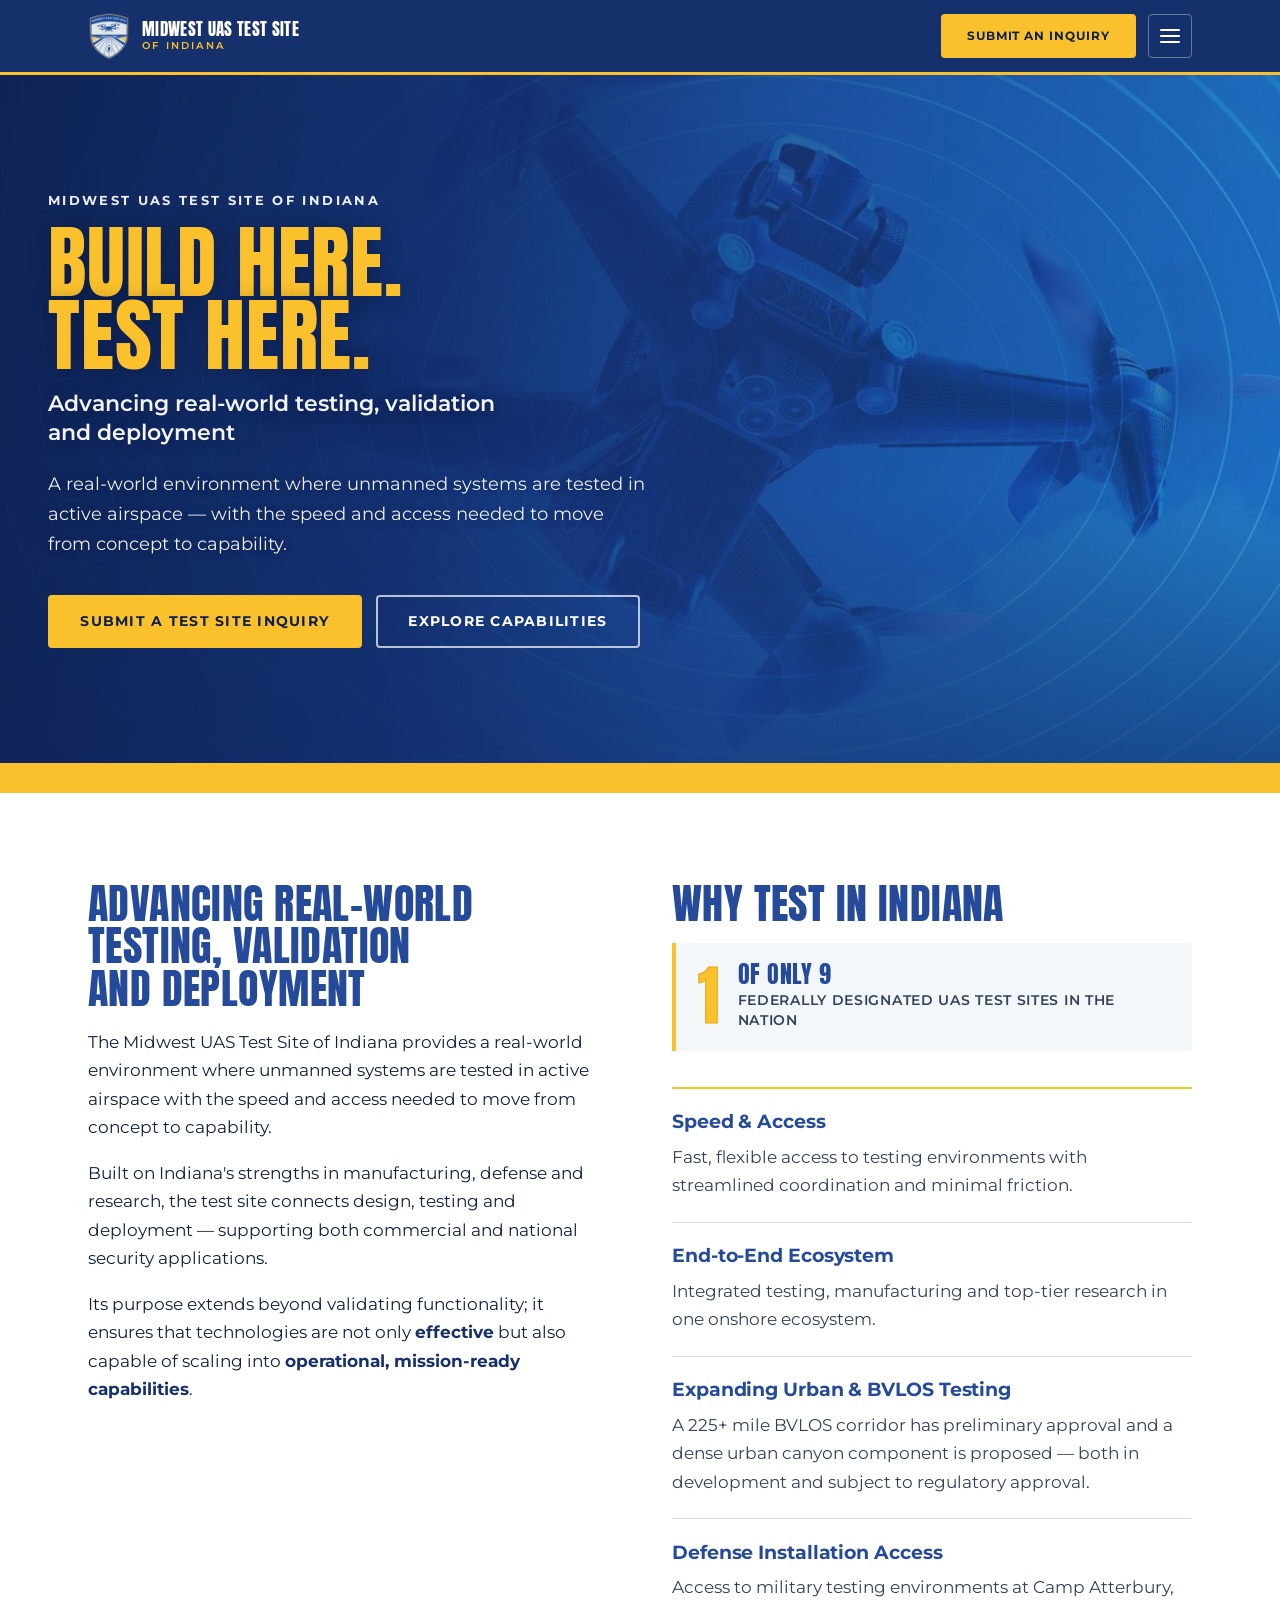
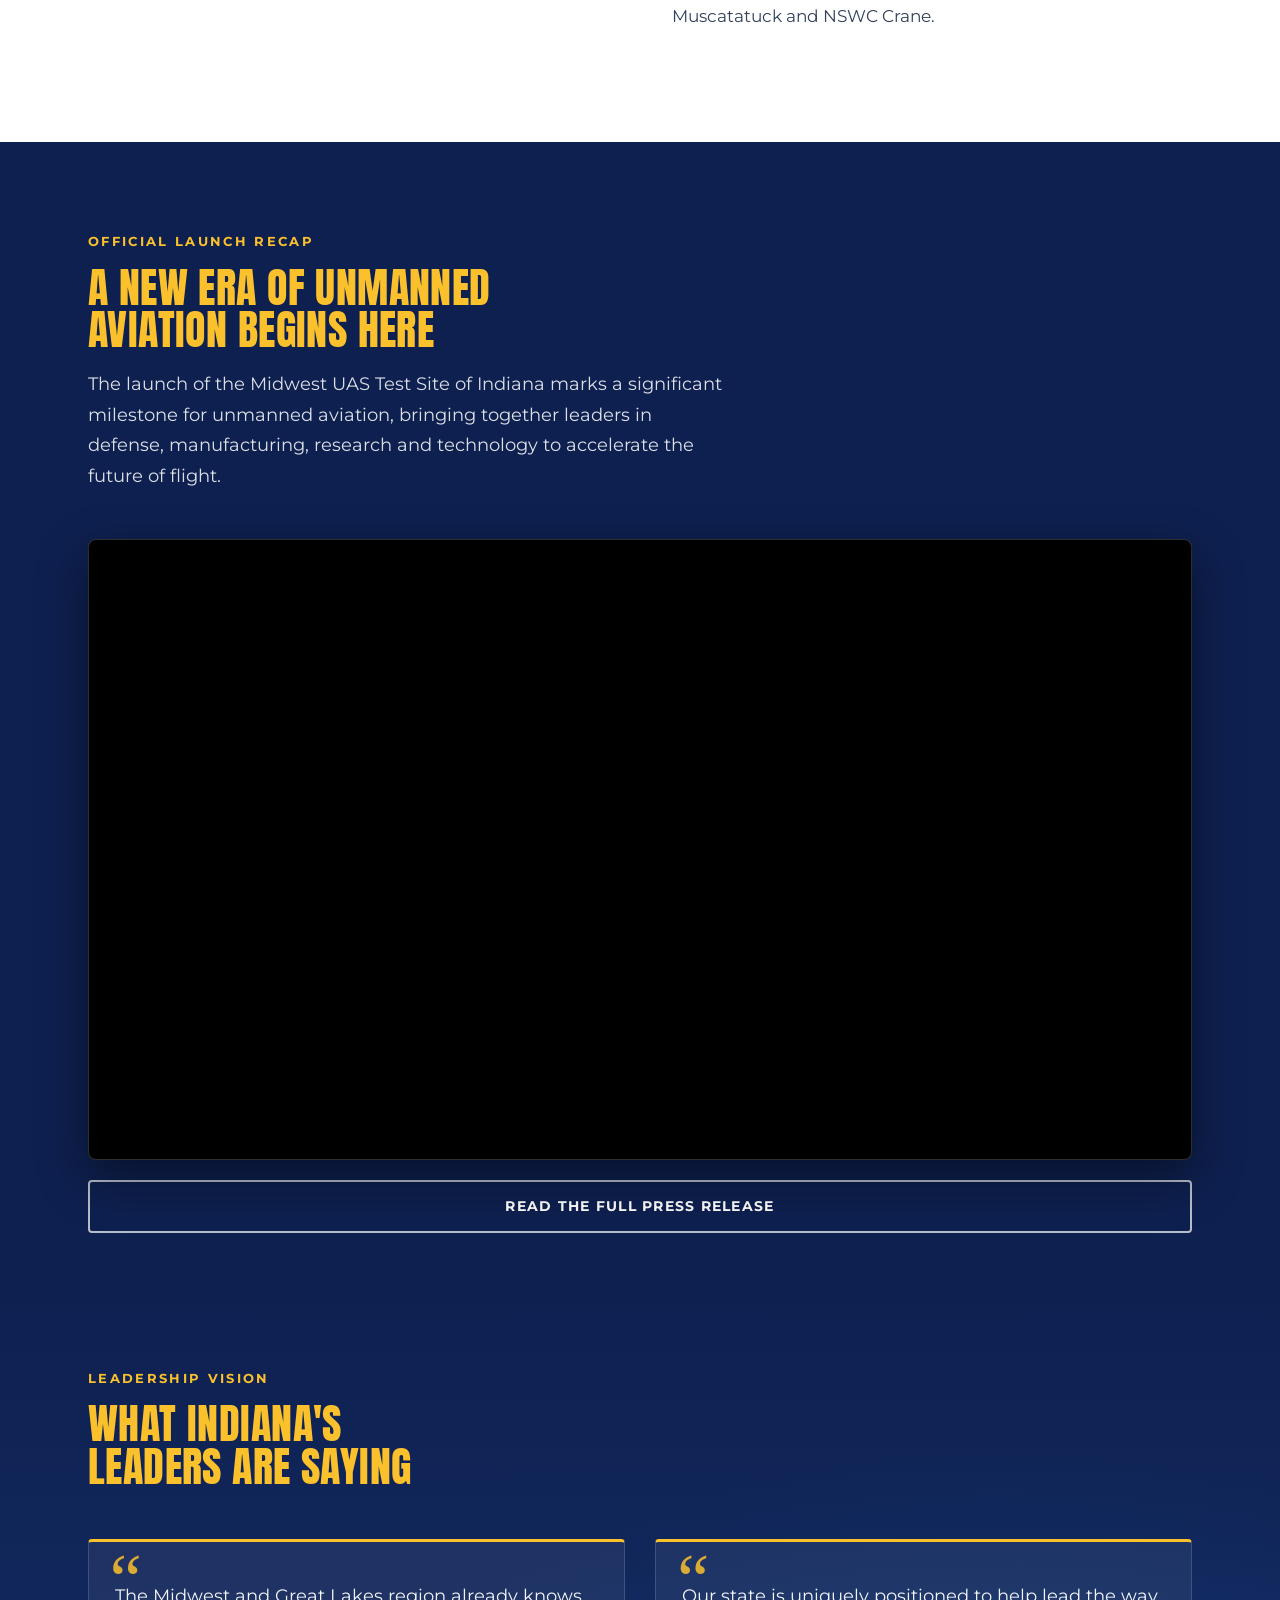
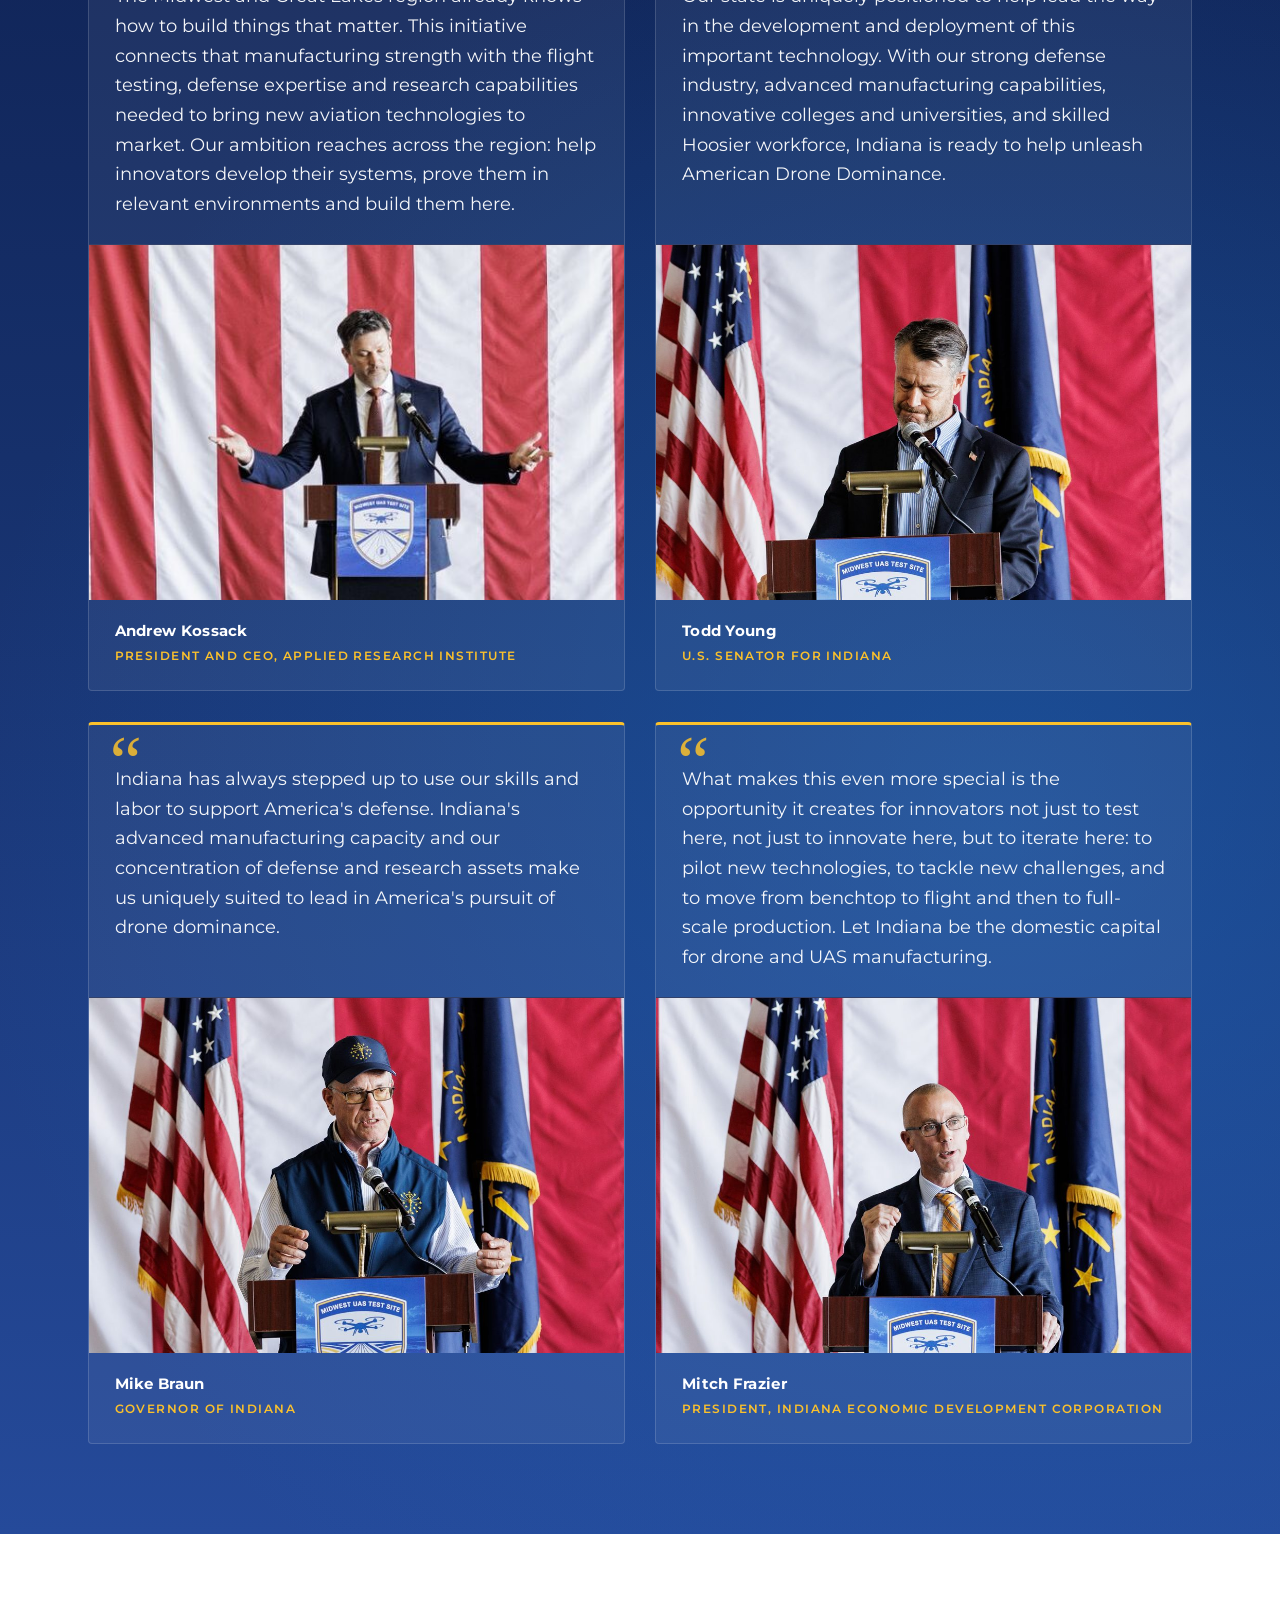
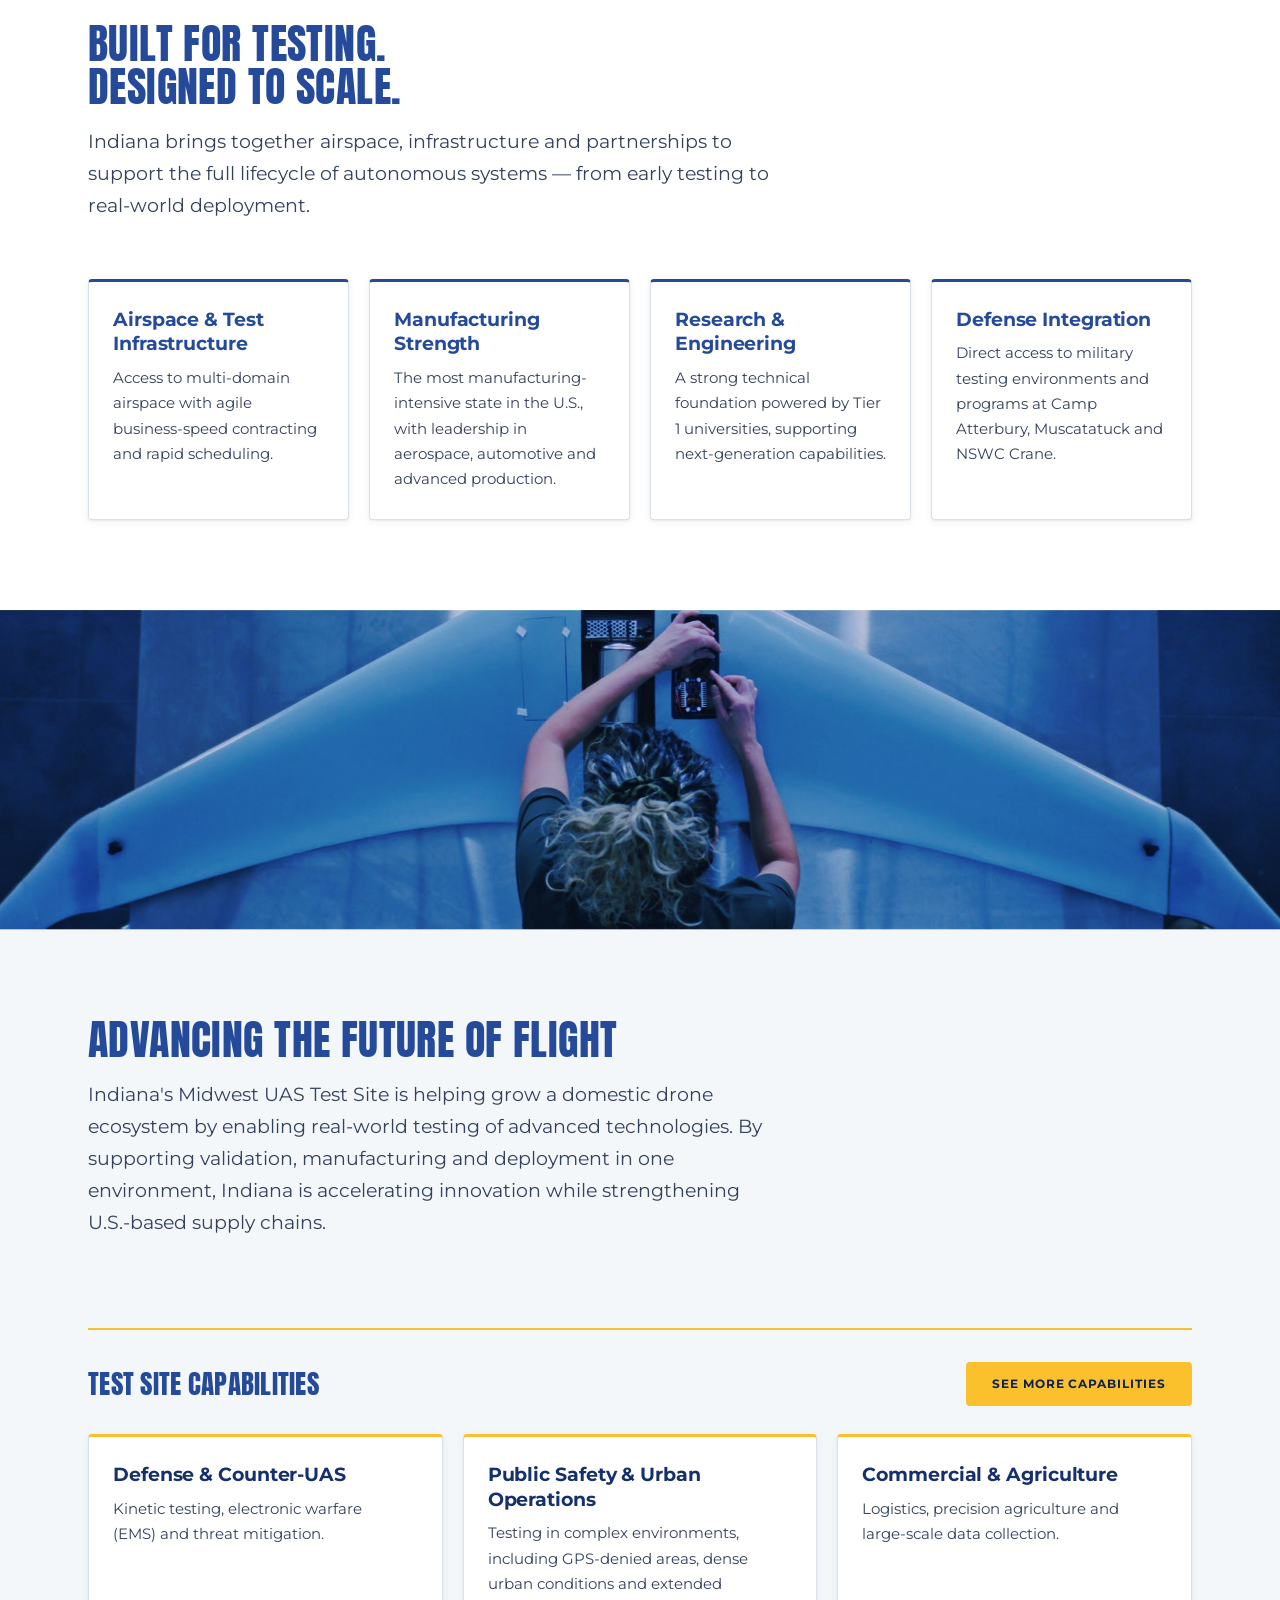
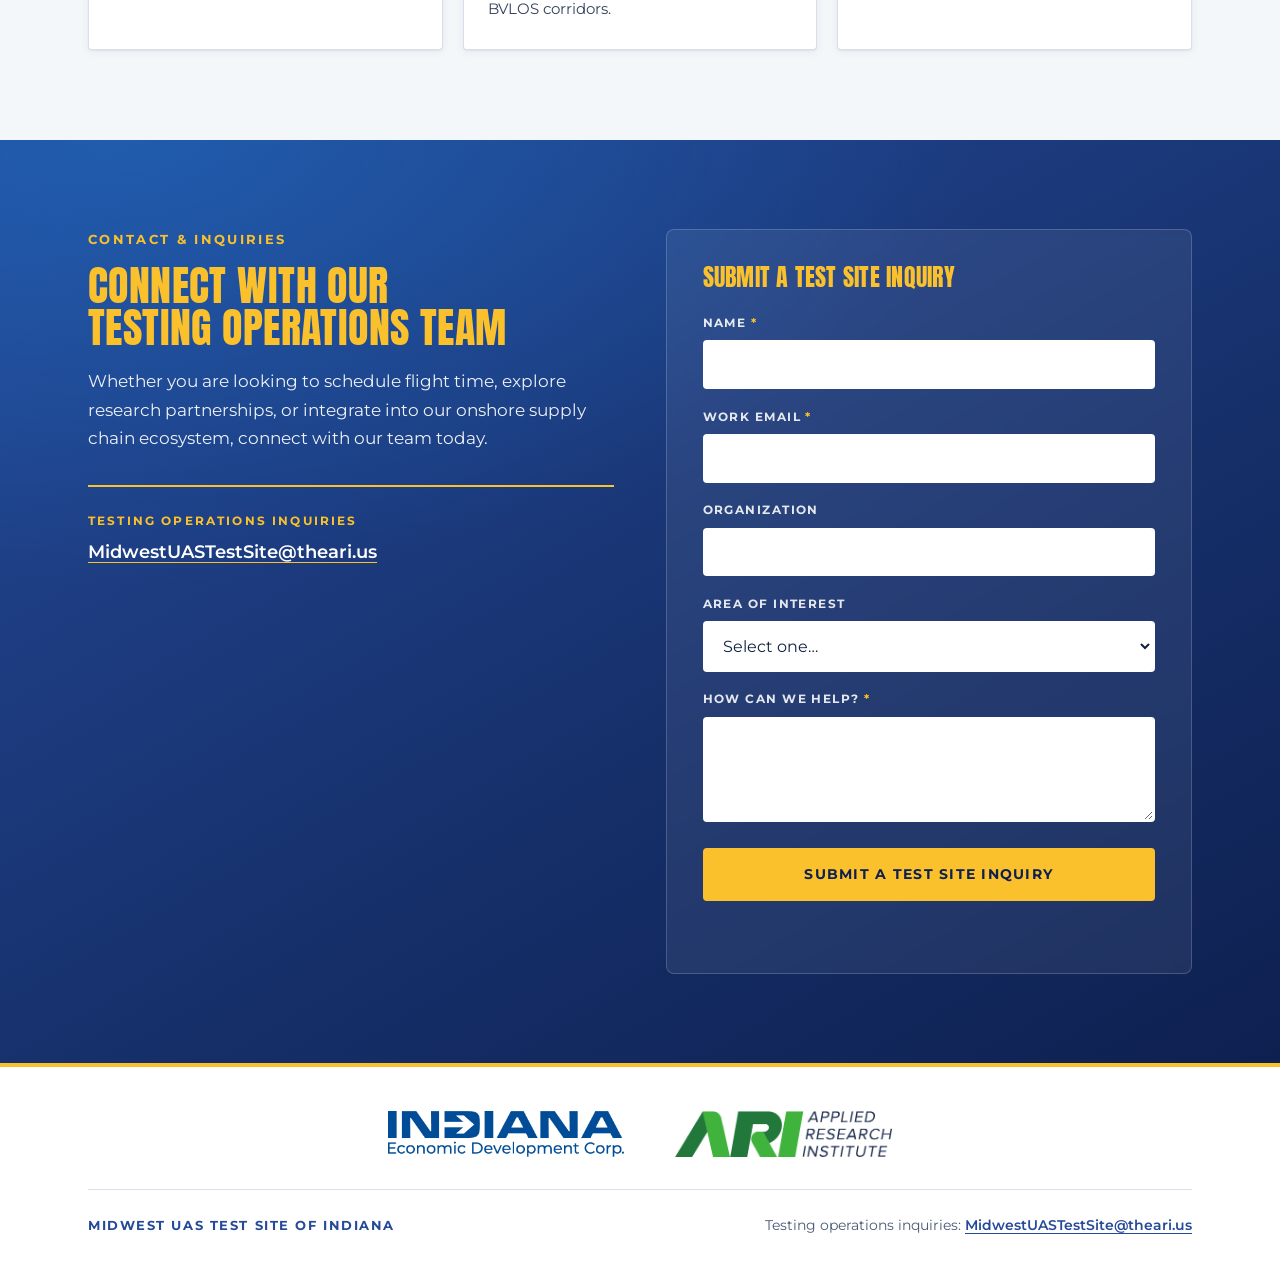
<file: index.html>
<!DOCTYPE html>
<html lang="en" class="no-js">
<head>
<meta charset="utf-8">
<meta name="viewport" content="width=device-width, initial-scale=1">
<script>document.documentElement.classList.remove('no-js');</script>
<title>Midwest UAS Test Site of Indiana — Build Here. Test Here.</title>
<meta name="description" content="One of only 9 federally designated UAS test sites in the nation. The Midwest UAS Test Site of Indiana provides a real-world environment where unmanned systems are tested in active airspace with the speed and access needed to move from concept to capability.">
<link rel="canonical" href="https://www.midwestuastestsite.us/">
<meta property="og:url" content="https://www.midwestuastestsite.us/">
<meta name="theme-color" content="#254A9A">

<meta property="og:type" content="website">
<meta property="og:site_name" content="Midwest UAS Test Site of Indiana">
<meta property="og:title" content="Midwest UAS Test Site of Indiana — Build Here. Test Here.">
<meta property="og:description" content="Advancing real-world testing, validation and deployment. One of only 9 federally designated UAS test sites in the nation.">
<meta property="og:image" content="assets/img/hero-drone.jpg">
<meta name="twitter:card" content="summary_large_image">

<link rel="icon" href="assets/img/favicon.svg" type="image/svg+xml">
<link rel="apple-touch-icon" href="assets/img/apple-touch-icon.png">

<link rel="preload" href="/assets/fonts/Anton-400.woff2" as="font" type="font/woff2" crossorigin>
<link rel="preload" href="/assets/fonts/Montserrat-var.woff2" as="font" type="font/woff2" crossorigin>
<link rel="preload" as="image" href="assets/img/hero-drone-1600.jpg"
      imagesrcset="assets/img/hero-drone-1000.jpg 1000w, assets/img/hero-drone-1600.jpg 1600w, assets/img/hero-drone-2400.jpg 2400w"
      imagesizes="100vw">
<!-- ?v= is a cache buster. Bump it whenever site.css or site.js changes, or browsers
     will keep serving the old file against fresh HTML. -->
<link rel="stylesheet" href="assets/css/site.css?v=78">

<script type="application/ld+json">
{
  "@context": "https://schema.org",
  "@type": "GovernmentOrganization",
  "name": "Midwest UAS Test Site of Indiana",
  "alternateName": "Midwest UAS Test Site",
  "description": "One of only 9 federally designated UAS test sites in the nation, providing real-world testing, validation and deployment of unmanned aircraft systems in active airspace.",
  "areaServed": "Indiana, United States",
  "parentOrganization": [
    { "@type": "GovernmentOrganization", "name": "Indiana Economic Development Corporation" },
    { "@type": "Organization", "name": "Applied Research Institute" }
  ],
  "contactPoint": {
    "@type": "ContactPoint",
    "contactType": "Testing Operations",
    "email": "MidwestUASTestSite@theari.us"
  }
}
</script>
</head>
<body>

<a class="skip-link" href="#main">Skip to main content</a>

<!-- ============ HEADER ============ -->
<header class="site-header" id="siteHeader">
  <div class="wrap header-inner">
    <!-- The wordmark is the only link home now that the menu has no Home
         entry, so it is what marks the home page as current. -->
    <a class="brand" href="#top" aria-current="page" aria-label="Midwest UAS Test Site of Indiana — home">
      <img class="brand-mark" src="assets/img/logo-shield-mark.png" alt="" width="96" height="110" aria-hidden="true">
      <span class="brand-text">
        <span class="brand-line-1">Midwest UAS Test Site</span>
        <span class="brand-line-2">of Indiana</span>
      </span>
    </a>

    <div class="header-actions">
      <a class="btn btn-gold btn-sm nav-cta nav-cta-bar" href="#contact">Submit an Inquiry</a>
      <button type="button" class="nav-toggle" id="navToggle" aria-label="Menu"
              aria-expanded="false" aria-controls="primaryNav">
        <span class="nav-toggle-bars" aria-hidden="true"><span></span><span></span><span></span></span>
      </button>
    </div>

    <nav class="primary-nav" id="primaryNav" aria-label="Primary">
      <ul>
        <li><a href="/capabilities">Capabilities</a></li>
        <li><a href="/industries">Industries</a></li>
        <li><a href="/pricing">Pricing &amp; Scheduling</a></li>
        <li><a href="/partners">Partners</a></li>
        <li><a href="/membership">Membership</a></li>
      </ul>
      <a class="btn btn-gold btn-sm nav-cta nav-cta-drawer" href="#contact">Submit an Inquiry</a>
    </nav>
  </div>
</header>

<main id="main">

<!-- ============ HERO ============ -->
<section class="hero" id="top">
  <img class="hero-media" alt="" aria-hidden="true" decoding="async" fetchpriority="high"
       src="assets/img/hero-drone-1600.jpg"
       srcset="assets/img/hero-drone-1000.jpg 1000w,
               assets/img/hero-drone-1600.jpg 1600w,
               assets/img/hero-drone-2400.jpg 2400w"
       sizes="100vw" width="2400" height="929">
  <div class="hero-scrim" aria-hidden="true"></div>

  <div class="wrap hero-inner">
    <p class="eyebrow eyebrow-light">Midwest UAS Test Site of Indiana</p>
    <h1 class="hero-title">Build Here.<br>Test Here.</h1>
    <p class="hero-sub">Advancing real-world testing, validation and deployment</p>
    <p class="hero-lead">
      A real-world environment where unmanned systems are tested in active airspace — with the
      speed and access needed to move from concept to capability.
    </p>
    <div class="hero-actions">
      <a class="btn btn-gold" href="#contact">Submit a Test Site Inquiry</a>
      <a class="btn btn-ghost" href="/capabilities">Explore Capabilities</a>
    </div>
  </div>

  <!-- Decorative brand band closing the hero. No content by design. -->
  <div class="hero-stat" aria-hidden="true"></div>
</section>

<!-- ============ INTRO + WHY INDIANA ============ -->
<section class="section section-intro" id="why">
  <div class="wrap grid-2">

    <div class="reveal">
      <h2 class="h2">Advancing real-world testing, validation and deployment</h2>
      <div class="prose">
        <p>The Midwest UAS Test Site of Indiana provides a real-world environment where unmanned
          systems are tested in active airspace with the speed and access needed to move from
          concept to capability.</p>
        <p>Built on Indiana's strengths in manufacturing, defense and research, the test site
          connects design, testing and deployment — supporting both commercial and national
          security applications.</p>
        <p>Its purpose extends beyond validating functionality; it ensures that technologies are
          not only <strong>effective</strong> but also capable of scaling into
          <strong>operational, mission-ready capabilities</strong>.</p>
      </div>
    </div>

    <div class="reveal">
      <h2 class="h2">Why test in Indiana</h2>

      <div class="stat-block">
        <span class="stat-num" aria-hidden="true">1</span>
        <p class="stat-copy">
          <span class="stat-lead">Of only 9</span>
          <span class="stat-tail">Federally designated UAS test sites in the nation</span>
        </p>
      </div>

      <ul class="feature-list">
        <li>
          <h3 class="h4">Speed &amp; Access</h3>
          <p>Fast, flexible access to testing environments with streamlined coordination and
            minimal friction.</p>
        </li>
        <li>
          <h3 class="h4">End-to-End Ecosystem</h3>
          <p>Integrated testing, manufacturing and top-tier research in one onshore ecosystem.</p>
        </li>
        <li>
          <h3 class="h4">Expanding Urban &amp; BVLOS Testing</h3>
          <p>A 225+ mile BVLOS corridor has preliminary approval and a dense urban canyon
            component is proposed — both in development and subject to regulatory approval.</p>
        </li>
        <li>
          <h3 class="h4">Defense Installation Access</h3>
          <p>Access to military testing environments at Camp Atterbury, Muscatatuck and
            NSWC Crane.</p>
        </li>
      </ul>
    </div>

  </div>
</section>

<!-- ============ LAUNCH RECAP VIDEO ============ -->
<!-- Runs straight into the leadership section below it: both are dark, and
     together they read as one editorial chapter — the launch, then what the
     state's leaders said about it. -->
<section class="section section-launch" aria-labelledby="launch-h">
  <div class="wrap">
    <header class="launch-head reveal">
      <p class="eyebrow eyebrow-gold">Official launch recap</p>
      <h2 class="h2 h2-light" id="launch-h">A new era of unmanned aviation begins here</h2>
      <p class="launch-lead">The launch of the Midwest UAS Test Site of Indiana marks a
        significant milestone for unmanned aviation, bringing together leaders in defense,
        manufacturing, research and technology to accelerate the future of flight.</p>
    </header>

    <!-- The ratio is held by the wrapper, not by the iframe's own width/height
         attributes, so the frame can be fluid without ever reserving the wrong
         box and shifting the page as it loads. -->
    <figure class="launch-video reveal">
      <div class="launch-frame">
        <iframe src="https://www.youtube.com/embed/xlPwOLCDKng"
                title="Midwest UAS Test Site of Indiana Launch Recap"
                loading="lazy"
                allow="accelerometer; autoplay; clipboard-write; encrypted-media; gyroscope; picture-in-picture; web-share"
                referrerpolicy="strict-origin-when-cross-origin"
                allowfullscreen></iframe>
      </div>
    </figure>

    <p class="launch-actions">
      <a class="btn btn-ghost btn-block"
         href="https://www.theari.us/newsroom/ab8ab95c-0f56-4afa-b7ae-36444b097b83/"
         target="_blank" rel="noopener noreferrer">Read the full press release<span
         class="sr-only"> (opens in a new tab)</span></a>
    </p>

  </div>
</section>

<!-- ============ LEADERSHIP VISION ============ -->
<section class="section section-quotes" aria-labelledby="quotes-h">
  <div class="wrap">
    <header class="quotes-head reveal">
      <p class="eyebrow eyebrow-gold">Leadership Vision</p>
      <h2 class="h2 h2-light" id="quotes-h">What Indiana's leaders are saying</h2>
    </header>

    <!-- Generated. Edit SPEAKERS in tools/site_data.py and re-run
         tools/build_pages.py — do not hand-edit between the markers. -->
    <!-- leadership:start — generated from SPEAKERS in site_data.py -->
    <div class="speaker-grid">
      <figure class="speaker speaker-has-photo reveal">
        <div class="speaker-body">
          <blockquote class="speaker-quote"><p>The Midwest and Great Lakes region already knows how to build things that matter. This initiative connects that manufacturing strength with the flight testing, defense expertise and research capabilities needed to bring new aviation technologies to market. Our ambition reaches across the region: help innovators develop their systems, prove them in relevant environments and build them here.</p></blockquote>
        </div>
        <div class="speaker-portrait"><img src="assets/img/speakers/andrew-kossack.jpg" alt="Andrew Kossack speaking at a lectern bearing the Midwest UAS Test Site shield, in front of a large American flag." width="576" height="384" loading="lazy" decoding="async"></div>
        <figcaption class="speaker-id">
          <span class="speaker-name">Andrew Kossack</span>
          <span class="speaker-role">President and CEO, Applied Research Institute</span>
        </figcaption>
      </figure>
      <figure class="speaker speaker-has-photo reveal">
        <div class="speaker-body">
          <blockquote class="speaker-quote"><p>Our state is uniquely positioned to help lead the way in the development and deployment of this important technology. With our strong defense industry, advanced manufacturing capabilities, innovative colleges and universities, and skilled Hoosier workforce, Indiana is ready to help unleash American Drone Dominance.</p></blockquote>
        </div>
        <div class="speaker-portrait"><img src="assets/img/speakers/todd-young.jpg" alt="U.S. Senator Todd Young speaking at a lectern bearing the Midwest UAS Test Site shield, in front of a large American flag." width="1040" height="693" loading="lazy" decoding="async"></div>
        <figcaption class="speaker-id">
          <span class="speaker-name">Todd Young</span>
          <span class="speaker-role">U.S. Senator for Indiana</span>
        </figcaption>
      </figure>
      <figure class="speaker speaker-has-photo reveal">
        <div class="speaker-body">
          <blockquote class="speaker-quote"><p>Indiana has always stepped up to use our skills and labor to support America's defense. Indiana's advanced manufacturing capacity and our concentration of defense and research assets make us uniquely suited to lead in America's pursuit of drone dominance.</p></blockquote>
        </div>
        <div class="speaker-portrait"><img src="assets/img/speakers/mike-braun.jpg" alt="Governor Mike Braun speaking at a lectern bearing the Midwest UAS Test Site shield, between the American and Indiana flags." width="1040" height="693" loading="lazy" decoding="async"></div>
        <figcaption class="speaker-id">
          <span class="speaker-name">Mike Braun</span>
          <span class="speaker-role">Governor of Indiana</span>
        </figcaption>
      </figure>
      <figure class="speaker speaker-has-photo reveal">
        <div class="speaker-body">
          <blockquote class="speaker-quote"><p>What makes this even more special is the opportunity it creates for innovators not just to test here, not just to innovate here, but to iterate here: to pilot new technologies, to tackle new challenges, and to move from benchtop to flight and then to full-scale production. Let Indiana be the domestic capital for drone and UAS manufacturing.</p></blockquote>
        </div>
        <div class="speaker-portrait"><img src="assets/img/speakers/mitch-frazier.jpg" alt="Mitch Frazier speaking at a lectern bearing the Midwest UAS Test Site shield, between the American and Indiana flags." width="1040" height="693" loading="lazy" decoding="async"></div>
        <figcaption class="speaker-id">
          <span class="speaker-name">Mitch Frazier</span>
          <span class="speaker-role">President, Indiana Economic Development Corporation</span>
        </figcaption>
      </figure>
    </div>
    <!-- leadership:end -->
  </div>
</section>

<!-- ============ BUILT FOR TESTING / DESIGNED TO SCALE ============ -->
<section class="section" id="scale">
  <div class="wrap">
    <header class="section-head reveal">
      <h2 class="h2">Built for testing.<br>Designed to scale.</h2>
      <p class="section-intro-copy">Indiana brings together airspace, infrastructure and
        partnerships to support the full lifecycle of autonomous systems — from early testing to
        real-world deployment.</p>
    </header>

    <ul class="card-grid card-grid-4">
      <li class="card reveal">
        <h3 class="h4">Airspace &amp; Test Infrastructure</h3>
        <p>Access to multi-domain airspace with agile business-speed contracting and rapid
          scheduling.</p>
      </li>
      <li class="card reveal">
        <h3 class="h4">Manufacturing Strength</h3>
        <p>The most manufacturing-intensive state in the U.S., with leadership in aerospace,
          automotive and advanced production.</p>
      </li>
      <li class="card reveal">
        <h3 class="h4">Research &amp; Engineering</h3>
        <p>A strong technical foundation powered by Tier 1 universities, supporting
          next-generation capabilities.</p>
      </li>
      <li class="card reveal">
        <h3 class="h4">Defense Integration</h3>
        <p>Direct access to military testing environments and programs at Camp Atterbury,
          Muscatatuck and NSWC Crane.</p>
      </li>
    </ul>
  </div>
</section>

<!-- ============ IMAGE BAND ============ -->
<div class="band" role="img" aria-label="An engineer inspects a fixed-wing unmanned aircraft in a test facility."></div>

<!-- ============ ADVANCING THE FUTURE OF FLIGHT + CAPABILITIES ============ -->
<section class="section section-capabilities" id="capabilities">
  <div class="wrap">
    <header class="section-head reveal">
      <h2 class="h2">Advancing the future of flight</h2>
      <p class="section-intro-copy">Indiana's Midwest UAS Test Site is helping grow a domestic
        drone ecosystem by enabling real-world testing of advanced technologies. By supporting
        validation, manufacturing and deployment in one environment, Indiana is accelerating
        innovation while strengthening U.S.-based supply chains.</p>
    </header>

    <div class="section-bar rule-top reveal">
      <h3 class="h3">Test site capabilities</h3>
      <a class="btn btn-gold btn-sm" href="/capabilities">See more capabilities</a>
    </div>
    <!-- Each card is a link to /capabilities. The cards already lifted on
         hover, which promised something to click; now they deliver it. The
         whole card is the target rather than a "read more" inside it, so the
         hit area matches what the hover highlights. -->
    <ul class="card-grid card-grid-3">
      <li class="reveal">
        <a class="card card-accent card-link" href="/capabilities">
          <h4 class="h4">Defense &amp; Counter-UAS</h4>
          <p>Kinetic testing, electronic warfare (EMS) and threat mitigation.</p>
        </a>
      </li>
      <li class="reveal">
        <a class="card card-accent card-link" href="/capabilities">
          <h4 class="h4">Public Safety &amp; Urban Operations</h4>
          <p>Testing in complex environments, including GPS-denied areas, dense urban conditions
            and extended BVLOS corridors.</p>
        </a>
      </li>
      <li class="reveal">
        <a class="card card-accent card-link" href="/capabilities">
          <h4 class="h4">Commercial &amp; Agriculture</h4>
          <p>Logistics, precision agriculture and large-scale data collection.</p>
        </a>
      </li>
    </ul>
  </div>
</section>

<!-- ============ CONTACT ============ -->
<section class="section section-contact" id="contact">
  <div class="wrap contact-layout">

    <div class="contact-intro reveal">
      <p class="eyebrow eyebrow-gold">Contact &amp; Inquiries</p>
      <h2 class="h2 h2-light">Connect with our testing operations team</h2>
      <p class="contact-copy">Whether you are looking to schedule flight time, explore research
        partnerships, or integrate into our onshore supply chain ecosystem, connect with our team
        today.</p>

      <div class="poc">
        <p class="poc-label">Testing Operations Inquiries</p>
        <p class="poc-email"><a href="mailto:MidwestUASTestSite@theari.us">MidwestUASTestSite@theari.us</a></p>
      </div>
    </div>

    <div class="contact-form-wrap reveal">
      <form class="inquiry-form" id="inquiryForm" novalidate>
        <p class="form-title">Submit a test site inquiry</p>

        <div class="field">
          <label for="f-name">Name <span class="req" aria-hidden="true">*</span></label>
          <input type="text" id="f-name" name="name" autocomplete="name" required
                 aria-describedby="e-name">
          <p class="error" id="e-name" hidden></p>
        </div>

        <div class="field">
          <label for="f-email">Work email <span class="req" aria-hidden="true">*</span></label>
          <input type="email" id="f-email" name="email" autocomplete="email" required
                 aria-describedby="e-email">
          <p class="error" id="e-email" hidden></p>
        </div>

        <div class="field">
          <label for="f-org">Organization</label>
          <input type="text" id="f-org" name="organization" autocomplete="organization">
        </div>

        <div class="field">
          <label for="f-interest">Area of interest</label>
          <select id="f-interest" name="interest">
            <option value="">Select one…</option>
            <option>Schedule flight time</option>
            <option>Defense &amp; Counter-UAS</option>
            <option>Public Safety &amp; Urban Operations</option>
            <option>Commercial &amp; Agriculture</option>
            <option>Research partnership</option>
            <option>Supply chain / manufacturing</option>
            <option>Other</option>
          </select>
        </div>

        <div class="field">
          <label for="f-msg">How can we help? <span class="req" aria-hidden="true">*</span></label>
          <textarea id="f-msg" name="message" rows="4" required aria-describedby="e-msg"></textarea>
          <p class="error" id="e-msg" hidden></p>
        </div>

        <!-- Honeypot. Hidden from sight and from assistive tech; bots that fill every
             field give themselves away. Never remove without replacing the spam guard. -->
        <div class="hp" aria-hidden="true">
          <label for="f-website">Leave this field empty</label>
          <input type="text" id="f-website" name="website" tabindex="-1" autocomplete="off">
        </div>

        <button type="submit" class="btn btn-gold btn-block">Submit a Test Site Inquiry</button>
        <p class="form-note" id="formStatus" role="status" aria-live="polite"></p>
      </form>
    </div>

  </div>
</section>

</main>

<!-- ============ FOOTER ============ -->
<footer class="site-footer">
  <div class="wrap">
    <div class="footer-logos">
      <a class="footer-logo" href="https://iedc.in.gov/" target="_blank" rel="noopener noreferrer">
        <img src="assets/img/logo-iedc.png" alt="Indiana Economic Development Corporation"
             width="738" height="144" loading="lazy" decoding="async">
      </a>
      <!-- Federal agency seals and logos are intentionally absent. Under the Test Site
           OTA, Agency and Federal Government seals, trademarks, logos, service marks and
           trade names may not be displayed without prior written permission from the
           Agency. Add none here without that written approval on file. -->
      <a class="footer-logo" href="https://theari.us/" target="_blank" rel="noopener noreferrer">
        <img src="assets/img/logo-ari.png" alt="Applied Research Institute"
             width="458" height="97" loading="lazy" decoding="async">
      </a>
    </div>

    <div class="footer-bar">
      <p class="footer-brand">Midwest UAS Test Site of Indiana</p>
      <p class="footer-meta">
        Testing operations inquiries:
        <a href="mailto:MidwestUASTestSite@theari.us">MidwestUASTestSite@theari.us</a>
      </p>
    </div>
  </div>
</footer>

<script src="assets/js/site.js?v=78" defer></script>
</body>
</html>
</file>
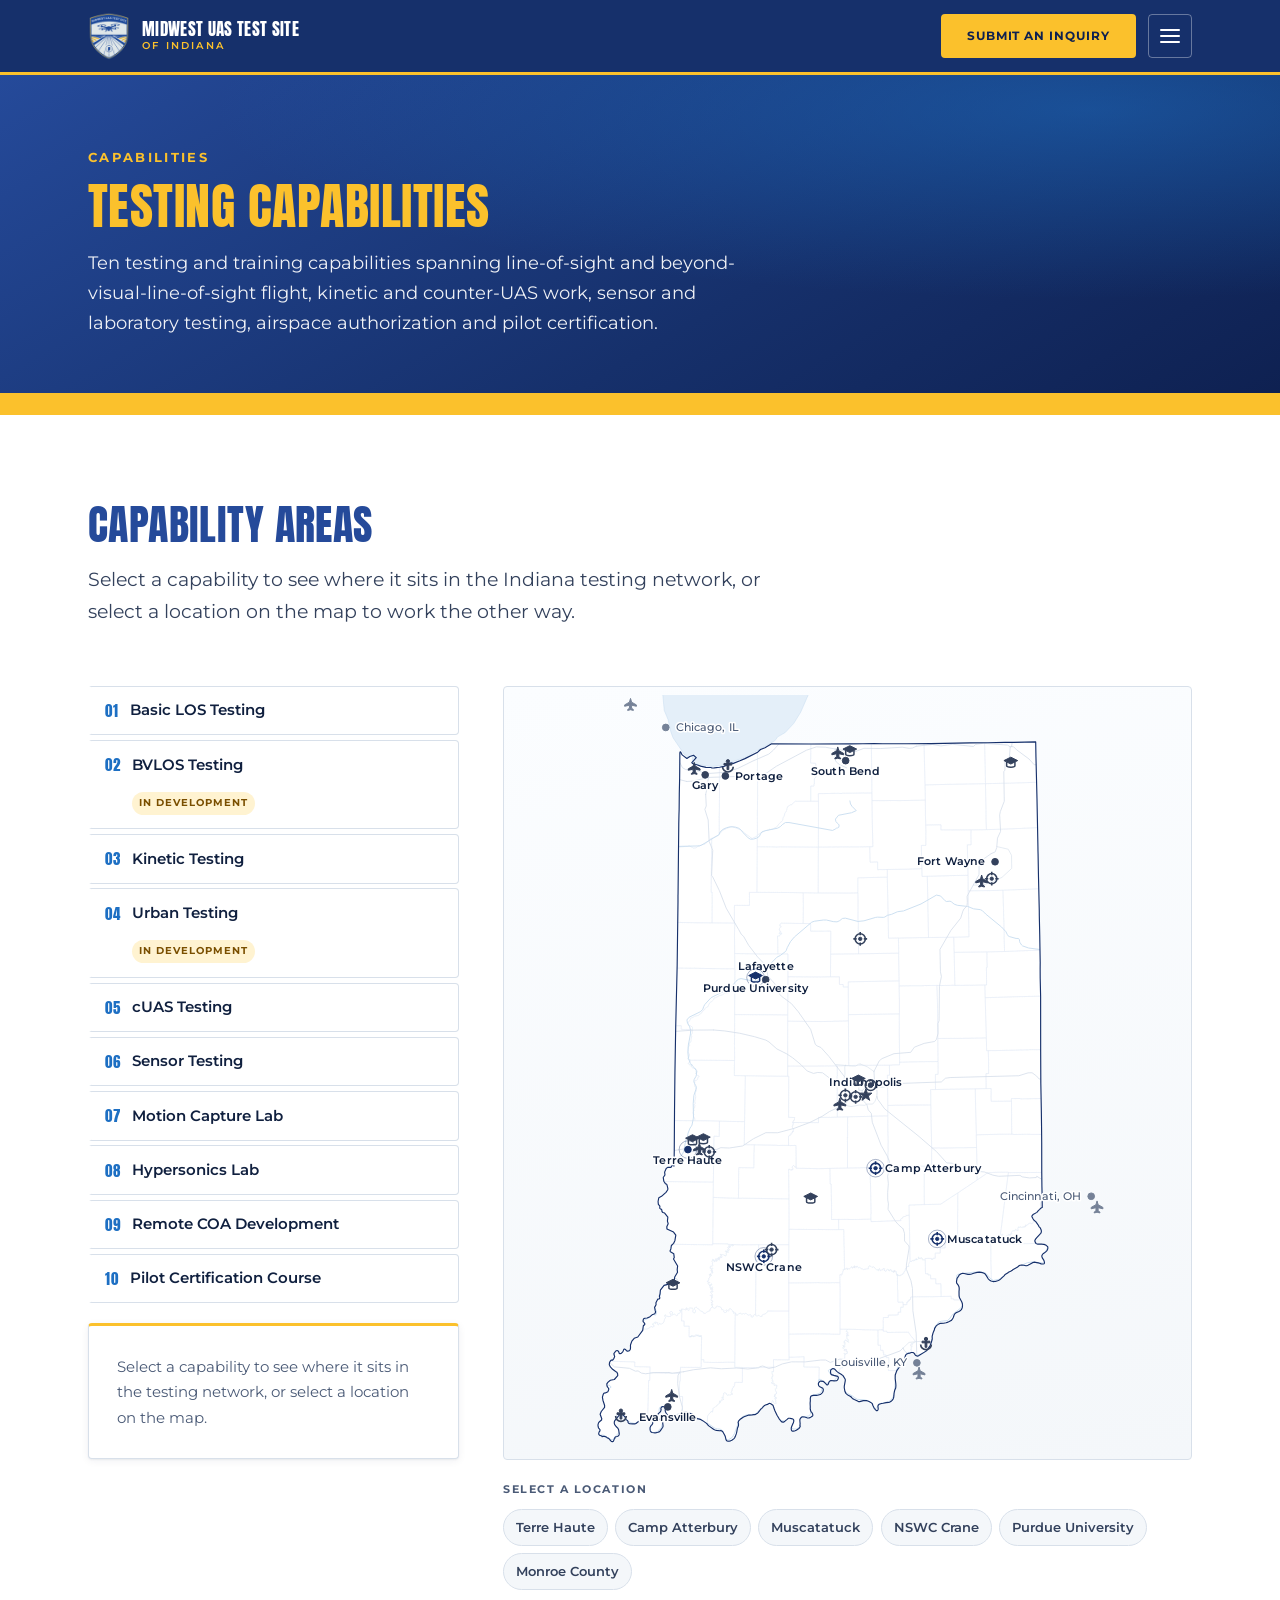
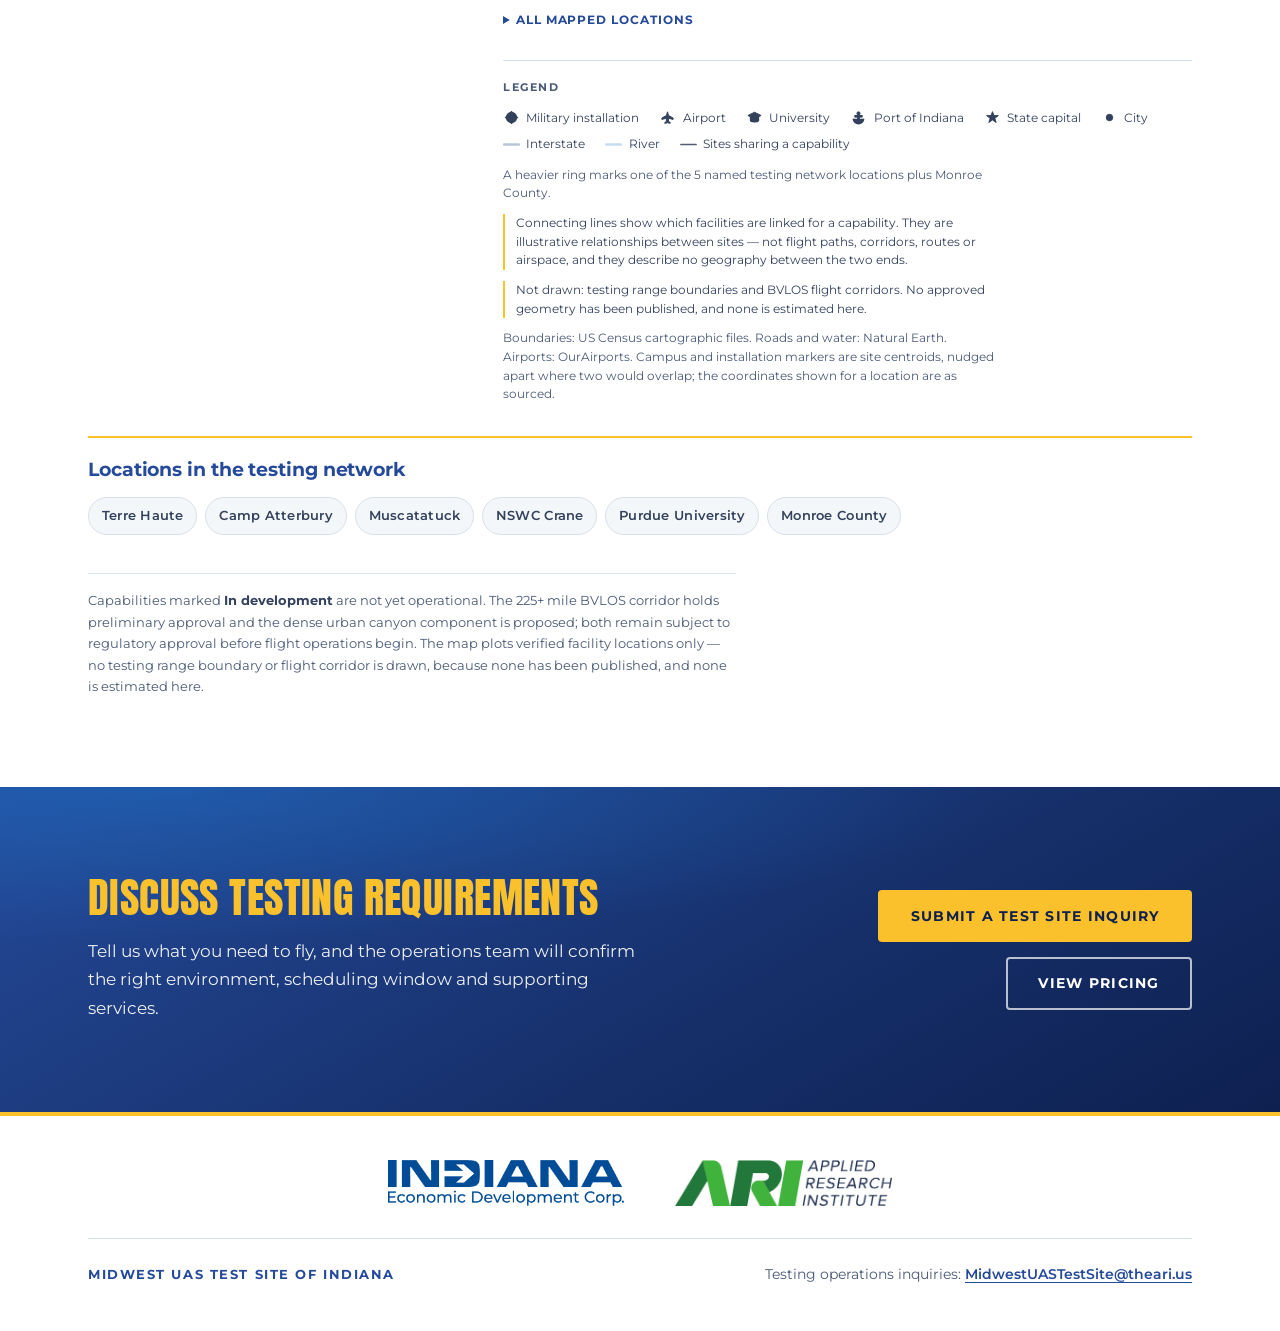
<file: capabilities.html>
<!DOCTYPE html>
<html lang="en" class="no-js">
<head>
<meta charset="utf-8">
<meta name="viewport" content="width=device-width, initial-scale=1">
<script>document.documentElement.classList.remove('no-js');</script>
<title>Capabilities — Midwest UAS Test Site of Indiana</title>
<meta name="description" content="Ten UAS testing and training capabilities at the Midwest UAS Test Site of Indiana, from line-of-sight and BVLOS flight to kinetic, counter-UAS, sensor and laboratory testing.">
<link rel="canonical" href="https://www.midwestuastestsite.us/capabilities">
<meta name="theme-color" content="#254A9A">

<meta property="og:type" content="website">
<meta property="og:site_name" content="Midwest UAS Test Site of Indiana">
<meta property="og:title" content="Capabilities — Midwest UAS Test Site of Indiana">
<meta property="og:description" content="Ten UAS testing and training capabilities at the Midwest UAS Test Site of Indiana, from line-of-sight and BVLOS flight to kinetic, counter-UAS, sensor and laboratory testing.">
<meta property="og:url" content="https://www.midwestuastestsite.us/capabilities">

<link rel="icon" href="assets/img/favicon.svg" type="image/svg+xml">
<link rel="apple-touch-icon" href="assets/img/apple-touch-icon.png">

<link rel="preload" href="/assets/fonts/Anton-400.woff2" as="font" type="font/woff2" crossorigin>
<link rel="preload" href="/assets/fonts/Montserrat-var.woff2" as="font" type="font/woff2" crossorigin>
<link rel="stylesheet" href="assets/css/site.css?v=78">
</head>
<body>

<a class="skip-link" href="#main">Skip to main content</a>

<header class="site-header" id="siteHeader">
  <div class="wrap header-inner">
    <a class="brand" href="/" aria-label="Midwest UAS Test Site of Indiana — home">
      <img class="brand-mark" src="assets/img/logo-shield-mark.png" alt="" width="96" height="110" aria-hidden="true">
      <span class="brand-text">
        <span class="brand-line-1">Midwest UAS Test Site</span>
        <span class="brand-line-2">of Indiana</span>
      </span>
    </a>

    <div class="header-actions">
      <a class="btn btn-gold btn-sm nav-cta nav-cta-bar" href="/#contact">Submit an Inquiry</a>
      <button type="button" class="nav-toggle" id="navToggle" aria-label="Menu"
              aria-expanded="false" aria-controls="primaryNav">
        <span class="nav-toggle-bars" aria-hidden="true"><span></span><span></span><span></span></span>
      </button>
    </div>

    <nav class="primary-nav" id="primaryNav" aria-label="Primary">
      <ul>
        <li><a href="/capabilities" class="is-active" aria-current="page">Capabilities</a></li>
        <li><a href="/industries">Industries</a></li>
        <li><a href="/pricing">Pricing &amp; Scheduling</a></li>
        <li><a href="/partners">Partners</a></li>
        <li><a href="/membership">Membership</a></li>
      </ul>
      <a class="btn btn-gold btn-sm nav-cta nav-cta-drawer" href="/#contact">Submit an Inquiry</a>
    </nav>
  </div>
</header>

<main id="main">

<section class="page-hero">
  <div class="wrap">
    <p class="eyebrow eyebrow-gold">Capabilities</p>
    <h1 class="page-title">Testing capabilities</h1>
    <p class="page-lead">Ten testing and training capabilities spanning line-of-sight and beyond-visual-line-of-sight flight, kinetic and counter-UAS work, sensor and laboratory testing, airspace authorization and pilot certification.</p>
  </div>
  <div class="page-hero-band" aria-hidden="true"></div>
</section>

<section class="section">
  <div class="wrap">
    <header class="section-head reveal">
      <h2 class="h2">Capability areas</h2>
      <p class="section-intro-copy">Select a capability to see where it sits in the Indiana
        testing network, or select a location on the map to work the other way.</p>
    </header>

    <!-- The explorer is built by assets/js/capabilities-map.js. Everything
         inside this element is the no-script version: the ten capabilities as
         an ordinary list, and the IEDC network map. The script hides the list
         and adds the interactive explorer; if it never runs, the page is what
         it was before. -->
    <div class="reveal" data-cap-explorer>
      <ol class="cap-list">
        <li class="cap-item">
          <span class="cap-num" aria-hidden="true">01</span>
          <span class="cap-name">Basic LOS Testing</span>
        </li>
        <li class="cap-item">
          <span class="cap-num" aria-hidden="true">02</span>
          <span class="cap-name">BVLOS Testing</span>
          <span class="cap-status">In development</span>
        </li>
        <li class="cap-item">
          <span class="cap-num" aria-hidden="true">03</span>
          <span class="cap-name">Kinetic Testing</span>
        </li>
        <li class="cap-item">
          <span class="cap-num" aria-hidden="true">04</span>
          <span class="cap-name">Urban Testing</span>
          <span class="cap-status">In development</span>
        </li>
        <li class="cap-item">
          <span class="cap-num" aria-hidden="true">05</span>
          <span class="cap-name">cUAS Testing</span>
        </li>
        <li class="cap-item">
          <span class="cap-num" aria-hidden="true">06</span>
          <span class="cap-name">Sensor Testing</span>
        </li>
        <li class="cap-item">
          <span class="cap-num" aria-hidden="true">07</span>
          <span class="cap-name">Motion Capture Lab</span>
        </li>
        <li class="cap-item">
          <span class="cap-num" aria-hidden="true">08</span>
          <span class="cap-name">Hypersonics Lab</span>
        </li>
        <li class="cap-item">
          <span class="cap-num" aria-hidden="true">09</span>
          <span class="cap-name">Remote COA Development</span>
        </li>
        <li class="cap-item">
          <span class="cap-num" aria-hidden="true">10</span>
          <span class="cap-name">Pilot Certification Course</span>
        </li>
      </ol>

      <noscript>
        <figure class="cap-map">
          <img src="assets/img/indiana-map.png"
               alt="Map of Indiana showing the test site network: airports, military installations including Camp Atterbury, Muscatatuck, NSWC Crane and Grissom Air Reserve, and university partners across the state."
               width="1061" height="1400" loading="lazy" decoding="async">
          <figcaption>Statewide testing network.</figcaption>
        </figure>
      </noscript>

      <div class="loc-block cap-list-note">
        <h3 class="h4">Locations in the testing network</h3>
        <ul class="chip-list">
          <li>Terre Haute</li>
          <li>Camp Atterbury</li>
          <li>Muscatatuck</li>
          <li>NSWC Crane</li>
          <li>Purdue University</li>
          <li>Monroe County</li>
        </ul>
      </div>
    </div>

    <p class="note note-inline">Capabilities marked <strong>In development</strong> are not yet
      operational. The 225+ mile BVLOS corridor holds preliminary approval and the dense urban
      canyon component is proposed; both remain subject to regulatory approval before flight
      operations begin. The map plots verified facility locations only — no testing range
      boundary or flight corridor is drawn, because none has been published, and none is
      estimated here.</p>
  </div>
</section>

<section class="section cta-band">
  <div class="wrap cta-inner">
    <div>
      <h2 class="h2 h2-light">Discuss testing requirements</h2>
      <p class="cta-copy">Tell us what you need to fly, and the operations team will confirm the right environment, scheduling window and supporting services.</p>
    </div>
    <div class="cta-actions">
      <a class="btn btn-gold" href="/#contact">Submit a Test Site Inquiry</a>
      <a class="btn btn-ghost" href="/pricing">View pricing</a>
    </div>
  </div>
</section>

</main>

<footer class="site-footer">
  <div class="wrap">
    <div class="footer-logos">
      <a class="footer-logo" href="https://iedc.in.gov/" target="_blank" rel="noopener noreferrer">
        <img src="assets/img/logo-iedc.png" alt="Indiana Economic Development Corporation"
             width="738" height="144" loading="lazy" decoding="async">
      </a>
      <!-- Federal agency seals and logos are intentionally absent. Under the Test Site
           OTA, Agency and Federal Government seals, trademarks, logos, service marks and
           trade names may not be displayed without prior written permission. -->
      <a class="footer-logo" href="https://theari.us/" target="_blank" rel="noopener noreferrer">
        <img src="assets/img/logo-ari.png" alt="Applied Research Institute"
             width="458" height="97" loading="lazy" decoding="async">
      </a>
    </div>

    <div class="footer-bar">
      <p class="footer-brand">Midwest UAS Test Site of Indiana</p>
      <p class="footer-meta">
        Testing operations inquiries:
        <a href="mailto:MidwestUASTestSite@theari.us">MidwestUASTestSite@theari.us</a>
      </p>
    </div>
  </div>
</footer>

<script src="assets/js/site.js?v=78" defer></script>
<script src="assets/js/map-data.js?v=78" defer></script>
<script src="assets/js/capabilities-map.js?v=78" defer></script>
</body>
</html>
</file>
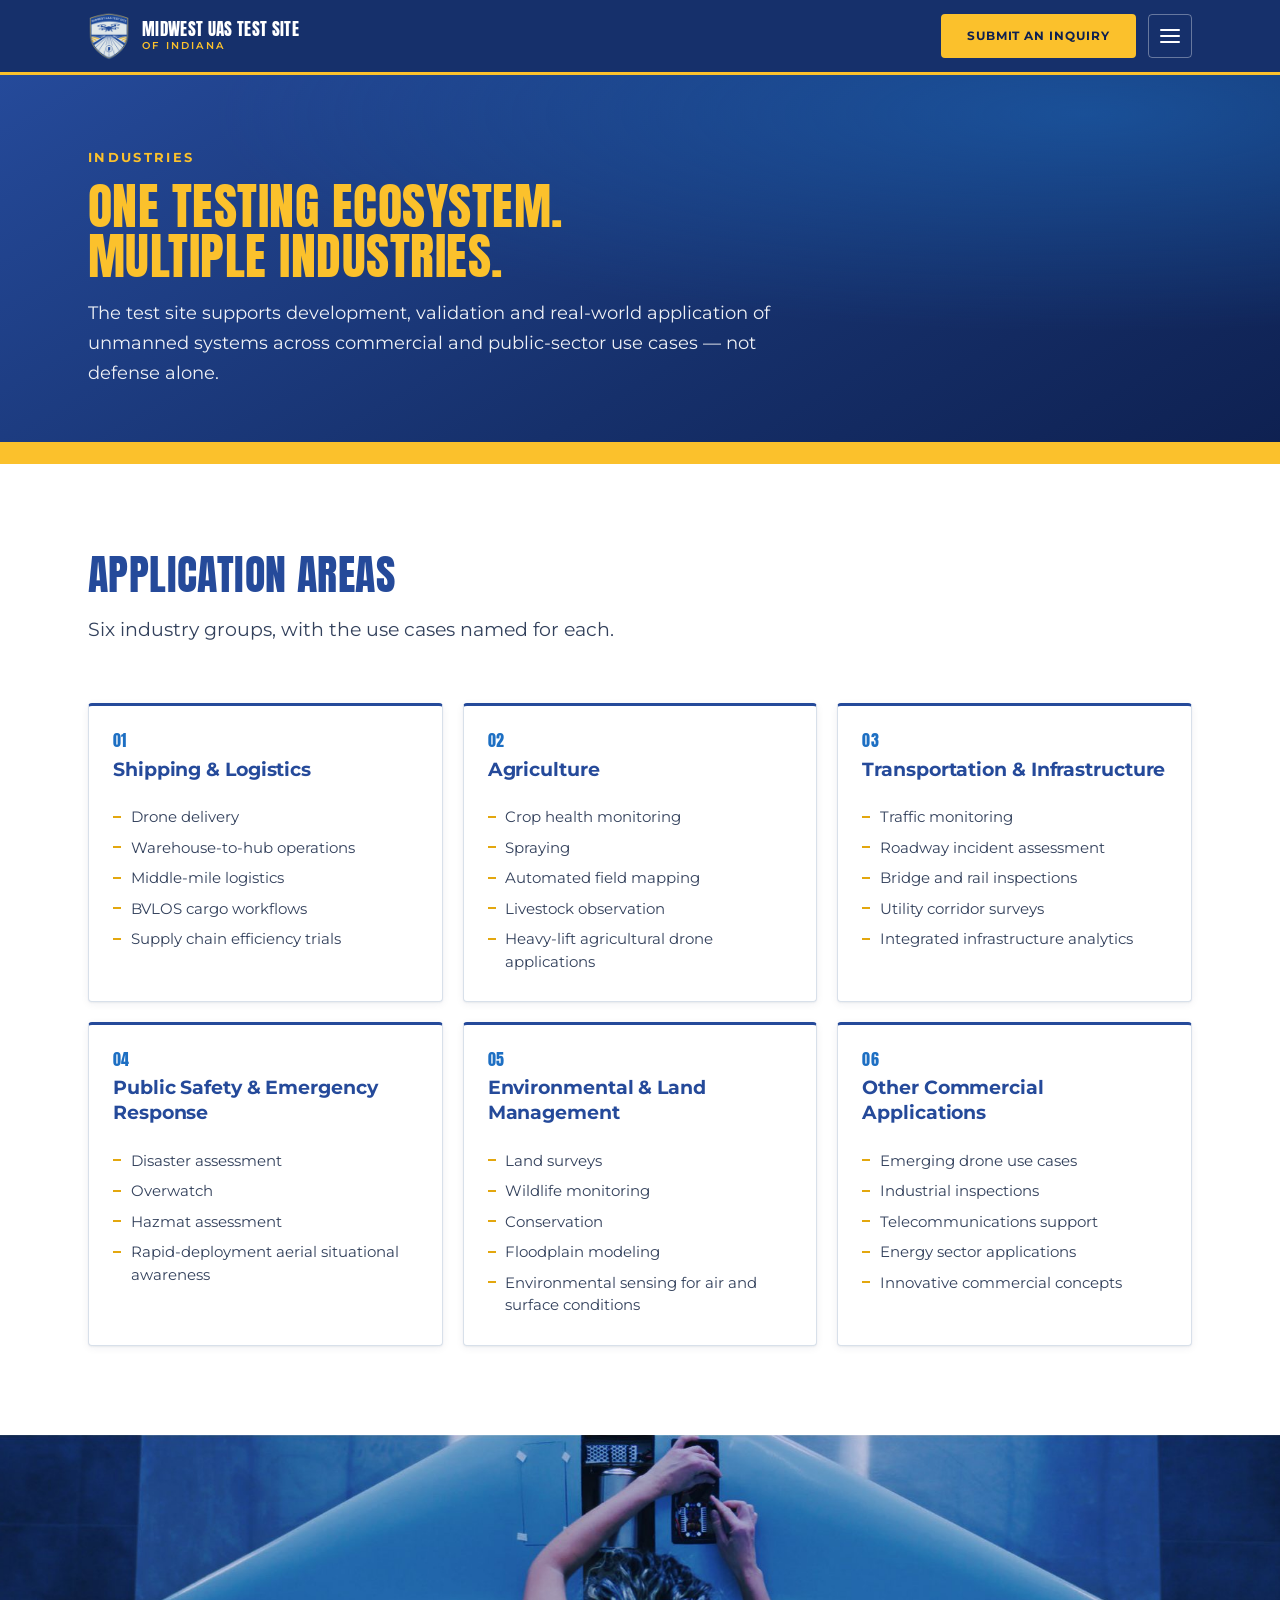
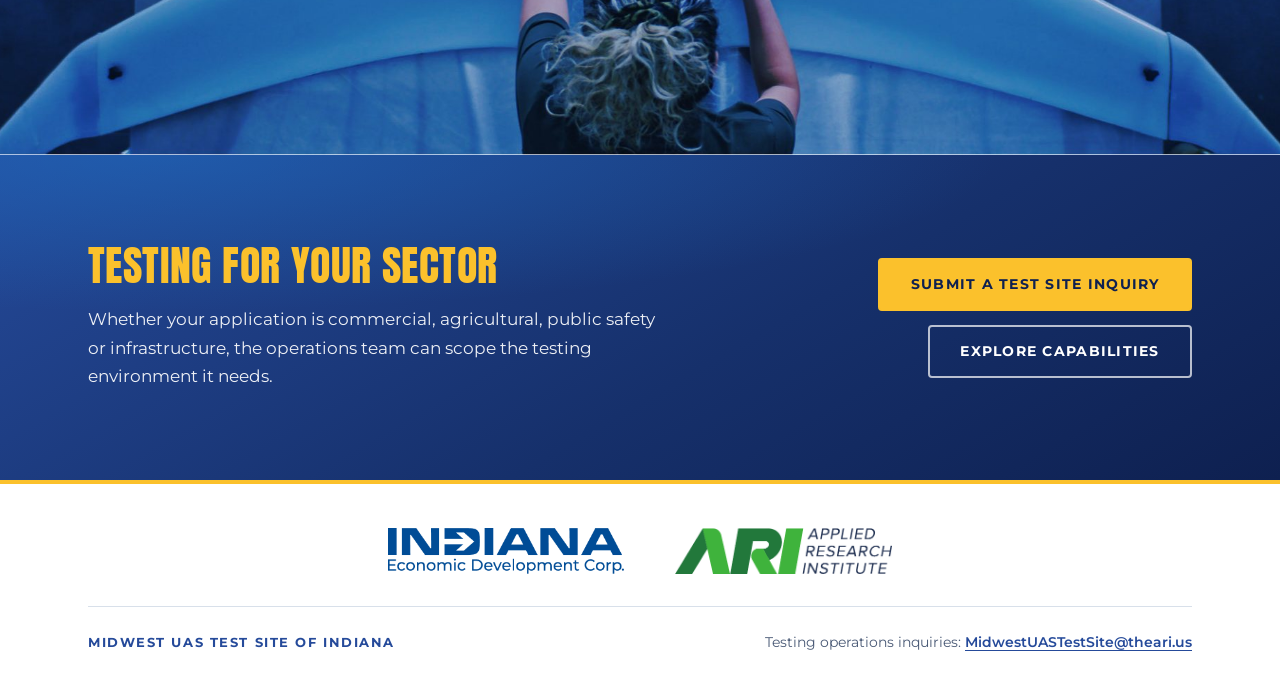
<file: industries.html>
<!DOCTYPE html>
<html lang="en" class="no-js">
<head>
<meta charset="utf-8">
<meta name="viewport" content="width=device-width, initial-scale=1">
<script>document.documentElement.classList.remove('no-js');</script>
<title>Industries — Midwest UAS Test Site of Indiana</title>
<meta name="description" content="Commercial and public-sector applications supported at the Midwest UAS Test Site of Indiana, across logistics, agriculture, infrastructure, public safety and environmental management.">
<link rel="canonical" href="https://www.midwestuastestsite.us/industries">
<meta name="theme-color" content="#254A9A">

<meta property="og:type" content="website">
<meta property="og:site_name" content="Midwest UAS Test Site of Indiana">
<meta property="og:title" content="Industries — Midwest UAS Test Site of Indiana">
<meta property="og:description" content="Commercial and public-sector applications supported at the Midwest UAS Test Site of Indiana, across logistics, agriculture, infrastructure, public safety and environmental management.">
<meta property="og:url" content="https://www.midwestuastestsite.us/industries">

<link rel="icon" href="assets/img/favicon.svg" type="image/svg+xml">
<link rel="apple-touch-icon" href="assets/img/apple-touch-icon.png">

<link rel="preload" href="/assets/fonts/Anton-400.woff2" as="font" type="font/woff2" crossorigin>
<link rel="preload" href="/assets/fonts/Montserrat-var.woff2" as="font" type="font/woff2" crossorigin>
<link rel="stylesheet" href="assets/css/site.css?v=78">
</head>
<body>

<a class="skip-link" href="#main">Skip to main content</a>

<header class="site-header" id="siteHeader">
  <div class="wrap header-inner">
    <a class="brand" href="/" aria-label="Midwest UAS Test Site of Indiana — home">
      <img class="brand-mark" src="assets/img/logo-shield-mark.png" alt="" width="96" height="110" aria-hidden="true">
      <span class="brand-text">
        <span class="brand-line-1">Midwest UAS Test Site</span>
        <span class="brand-line-2">of Indiana</span>
      </span>
    </a>

    <div class="header-actions">
      <a class="btn btn-gold btn-sm nav-cta nav-cta-bar" href="/#contact">Submit an Inquiry</a>
      <button type="button" class="nav-toggle" id="navToggle" aria-label="Menu"
              aria-expanded="false" aria-controls="primaryNav">
        <span class="nav-toggle-bars" aria-hidden="true"><span></span><span></span><span></span></span>
      </button>
    </div>

    <nav class="primary-nav" id="primaryNav" aria-label="Primary">
      <ul>
        <li><a href="/capabilities">Capabilities</a></li>
        <li><a href="/industries" class="is-active" aria-current="page">Industries</a></li>
        <li><a href="/pricing">Pricing &amp; Scheduling</a></li>
        <li><a href="/partners">Partners</a></li>
        <li><a href="/membership">Membership</a></li>
      </ul>
      <a class="btn btn-gold btn-sm nav-cta nav-cta-drawer" href="/#contact">Submit an Inquiry</a>
    </nav>
  </div>
</header>

<main id="main">

<section class="page-hero">
  <div class="wrap">
    <p class="eyebrow eyebrow-gold">Industries</p>
    <h1 class="page-title">One testing ecosystem.<br>Multiple industries.</h1>
    <p class="page-lead">The test site supports development, validation and real-world application of unmanned systems across commercial and public-sector use cases — not defense alone.</p>
  </div>
  <div class="page-hero-band" aria-hidden="true"></div>
</section>

<section class="section">
  <div class="wrap">
    <header class="section-head reveal">
      <h2 class="h2">Application areas</h2>
      <p class="section-intro-copy">Six industry groups, with the use cases named for each.</p>
    </header>

    <ul class="ind-grid">
      <li class="ind-card reveal">
        <span class="ind-num" aria-hidden="true">01</span>
        <h3 class="h4">Shipping &amp; Logistics</h3>
        <ul class="ind-uses">
            <li>Drone delivery</li>
            <li>Warehouse-to-hub operations</li>
            <li>Middle-mile logistics</li>
            <li>BVLOS cargo workflows</li>
            <li>Supply chain efficiency trials</li>
        </ul>
      </li>
      <li class="ind-card reveal">
        <span class="ind-num" aria-hidden="true">02</span>
        <h3 class="h4">Agriculture</h3>
        <ul class="ind-uses">
            <li>Crop health monitoring</li>
            <li>Spraying</li>
            <li>Automated field mapping</li>
            <li>Livestock observation</li>
            <li>Heavy-lift agricultural drone applications</li>
        </ul>
      </li>
      <li class="ind-card reveal">
        <span class="ind-num" aria-hidden="true">03</span>
        <h3 class="h4">Transportation &amp; Infrastructure</h3>
        <ul class="ind-uses">
            <li>Traffic monitoring</li>
            <li>Roadway incident assessment</li>
            <li>Bridge and rail inspections</li>
            <li>Utility corridor surveys</li>
            <li>Integrated infrastructure analytics</li>
        </ul>
      </li>
      <li class="ind-card reveal">
        <span class="ind-num" aria-hidden="true">04</span>
        <h3 class="h4">Public Safety &amp; Emergency Response</h3>
        <ul class="ind-uses">
            <li>Disaster assessment</li>
            <li>Overwatch</li>
            <li>Hazmat assessment</li>
            <li>Rapid-deployment aerial situational awareness</li>
        </ul>
      </li>
      <li class="ind-card reveal">
        <span class="ind-num" aria-hidden="true">05</span>
        <h3 class="h4">Environmental &amp; Land Management</h3>
        <ul class="ind-uses">
            <li>Land surveys</li>
            <li>Wildlife monitoring</li>
            <li>Conservation</li>
            <li>Floodplain modeling</li>
            <li>Environmental sensing for air and surface conditions</li>
        </ul>
      </li>
      <li class="ind-card reveal">
        <span class="ind-num" aria-hidden="true">06</span>
        <h3 class="h4">Other Commercial Applications</h3>
        <ul class="ind-uses">
            <li>Emerging drone use cases</li>
            <li>Industrial inspections</li>
            <li>Telecommunications support</li>
            <li>Energy sector applications</li>
            <li>Innovative commercial concepts</li>
        </ul>
      </li>
    </ul>
  </div>
</section>

<div class="band" role="img" aria-label="An engineer inspects a fixed-wing unmanned aircraft in a test facility."></div>

<section class="section cta-band">
  <div class="wrap cta-inner">
    <div>
      <h2 class="h2 h2-light">Testing for your sector</h2>
      <p class="cta-copy">Whether your application is commercial, agricultural, public safety or infrastructure, the operations team can scope the testing environment it needs.</p>
    </div>
    <div class="cta-actions">
      <a class="btn btn-gold" href="/#contact">Submit a Test Site Inquiry</a>
      <a class="btn btn-ghost" href="/capabilities">Explore capabilities</a>
    </div>
  </div>
</section>

</main>

<footer class="site-footer">
  <div class="wrap">
    <div class="footer-logos">
      <a class="footer-logo" href="https://iedc.in.gov/" target="_blank" rel="noopener noreferrer">
        <img src="assets/img/logo-iedc.png" alt="Indiana Economic Development Corporation"
             width="738" height="144" loading="lazy" decoding="async">
      </a>
      <!-- Federal agency seals and logos are intentionally absent. Under the Test Site
           OTA, Agency and Federal Government seals, trademarks, logos, service marks and
           trade names may not be displayed without prior written permission. -->
      <a class="footer-logo" href="https://theari.us/" target="_blank" rel="noopener noreferrer">
        <img src="assets/img/logo-ari.png" alt="Applied Research Institute"
             width="458" height="97" loading="lazy" decoding="async">
      </a>
    </div>

    <div class="footer-bar">
      <p class="footer-brand">Midwest UAS Test Site of Indiana</p>
      <p class="footer-meta">
        Testing operations inquiries:
        <a href="mailto:MidwestUASTestSite@theari.us">MidwestUASTestSite@theari.us</a>
      </p>
    </div>
  </div>
</footer>

<script src="assets/js/site.js?v=78" defer></script>
</body>
</html>
</file>
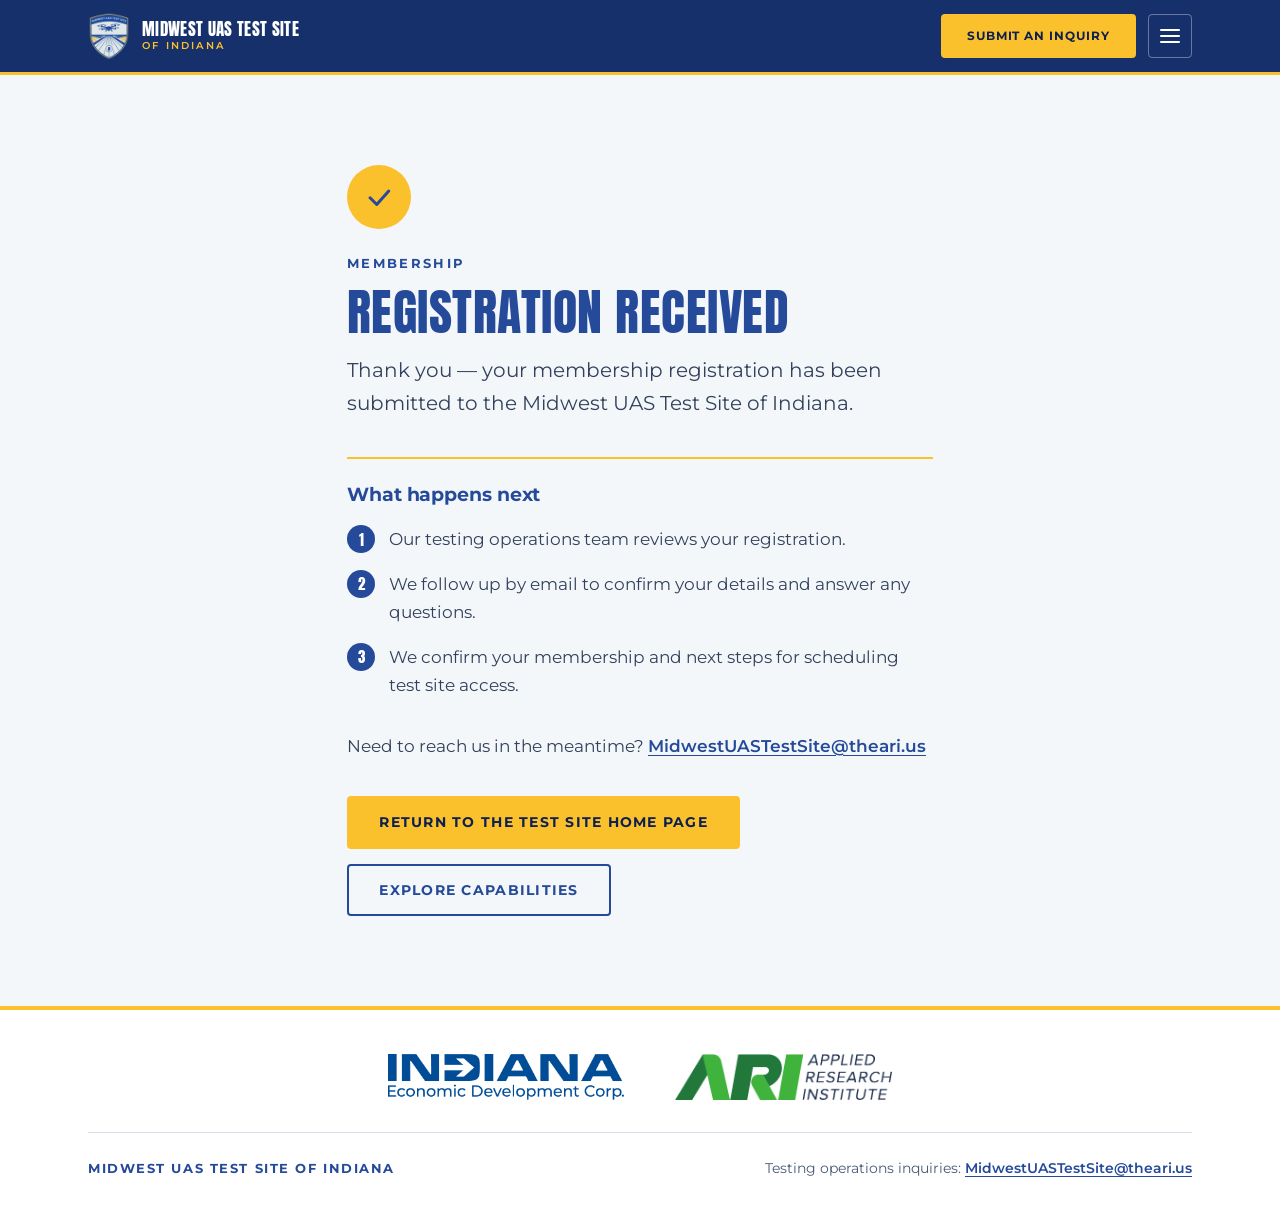
<file: membership-thanks.html>
<!DOCTYPE html>
<html lang="en" class="no-js">
<head>
<meta charset="utf-8">
<meta name="viewport" content="width=device-width, initial-scale=1">
<script>document.documentElement.classList.remove('no-js');</script>
<title>Registration Received — Midwest UAS Test Site of Indiana</title>
<meta name="description" content="Your membership registration has been received by the Midwest UAS Test Site of Indiana.">
<meta name="theme-color" content="#254A9A">

<!-- Confirmation pages should stay out of search results: they carry no standalone
     value and can otherwise appear in results ahead of the registration page. -->
<meta name="robots" content="noindex, follow">

<link rel="icon" href="assets/img/favicon.svg" type="image/svg+xml">
<link rel="apple-touch-icon" href="assets/img/apple-touch-icon.png">

<link rel="preload" href="/assets/fonts/Anton-400.woff2" as="font" type="font/woff2" crossorigin>
<link rel="preload" href="/assets/fonts/Montserrat-var.woff2" as="font" type="font/woff2" crossorigin>
<link rel="canonical" href="https://www.midwestuastestsite.us/membership-thanks">
<link rel="stylesheet" href="assets/css/site.css?v=78">
</head>
<body>

<a class="skip-link" href="#main">Skip to main content</a>

<!-- ============ HEADER ============ -->
<header class="site-header" id="siteHeader">
  <div class="wrap header-inner">
    <a class="brand" href="/" aria-label="Midwest UAS Test Site of Indiana — home">
      <img class="brand-mark" src="assets/img/logo-shield-mark.png" alt="" width="96" height="110" aria-hidden="true">
      <span class="brand-text">
        <span class="brand-line-1">Midwest UAS Test Site</span>
        <span class="brand-line-2">of Indiana</span>
      </span>
    </a>

    <div class="header-actions">
      <a class="btn btn-gold btn-sm nav-cta nav-cta-bar" href="/#contact">Submit an Inquiry</a>
      <button type="button" class="nav-toggle" id="navToggle" aria-label="Menu"
              aria-expanded="false" aria-controls="primaryNav">
        <span class="nav-toggle-bars" aria-hidden="true"><span></span><span></span><span></span></span>
      </button>
    </div>

    <nav class="primary-nav" id="primaryNav" aria-label="Primary">
      <ul>
        <li><a href="/capabilities">Capabilities</a></li>
        <li><a href="/industries">Industries</a></li>
        <li><a href="/pricing">Pricing &amp; Scheduling</a></li>
        <li><a href="/partners">Partners</a></li>
        <li><a href="/membership">Membership</a></li>
      </ul>
      <a class="btn btn-gold btn-sm nav-cta nav-cta-drawer" href="/#contact">Submit an Inquiry</a>
    </nav>
  </div>
</header>

<main id="main">

<section class="section confirm-section">
  <div class="wrap confirm">

    <span class="confirm-mark" aria-hidden="true">
      <svg viewBox="0 0 48 48" fill="none" stroke="currentColor" stroke-width="4"
           stroke-linecap="round" stroke-linejoin="round">
        <path d="M12 25l9 9 16-18"/>
      </svg>
    </span>

    <p class="eyebrow eyebrow-blue">Membership</p>
    <h1 class="page-title">Registration received</h1>

    <p class="confirm-lead">Thank you — your membership registration has been submitted to the
      Midwest UAS Test Site of Indiana.</p>

    <div class="confirm-next">
      <h2 class="h4">What happens next</h2>
      <ol class="steps">
        <li><span class="step-n" aria-hidden="true">1</span>
          <span>Our testing operations team reviews your registration.</span></li>
        <li><span class="step-n" aria-hidden="true">2</span>
          <span>We follow up by email to confirm your details and answer any questions.</span></li>
        <li><span class="step-n" aria-hidden="true">3</span>
          <span>We confirm your membership and next steps for scheduling test site access.</span></li>
      </ol>
    </div>

    <p class="confirm-contact">Need to reach us in the meantime?
      <a href="mailto:MidwestUASTestSite@theari.us">MidwestUASTestSite@theari.us</a></p>

    <div class="confirm-actions">
      <a class="btn btn-gold" href="/">Return to the test site home page</a>
      <a class="btn btn-outline" href="/#capabilities">Explore capabilities</a>
    </div>

  </div>
</section>

</main>

<!-- ============ FOOTER ============ -->
<footer class="site-footer">
  <div class="wrap">
    <div class="footer-logos">
      <a class="footer-logo" href="https://iedc.in.gov/" target="_blank" rel="noopener noreferrer">
        <img src="assets/img/logo-iedc.png" alt="Indiana Economic Development Corporation"
             width="738" height="144" loading="lazy" decoding="async">
      </a>
      <!-- Federal agency seals and logos are intentionally absent. Under the Test Site
           OTA, Agency and Federal Government seals, trademarks, logos, service marks and
           trade names may not be displayed without prior written permission from the
           Agency. Add none here without that written approval on file. -->
      <!-- REVIEW BUILD. Points at ARI's staging deployment, not their production
           domain. Swap to the live URL before launch. -->
      <a class="footer-logo" href="https://theari.us/" target="_blank" rel="noopener noreferrer">
        <img src="assets/img/logo-ari.png" alt="Applied Research Institute"
             width="458" height="97" loading="lazy" decoding="async">
      </a>
    </div>

    <div class="footer-bar">
      <p class="footer-brand">Midwest UAS Test Site of Indiana</p>
      <p class="footer-meta">
        Testing operations inquiries:
        <a href="mailto:MidwestUASTestSite@theari.us">MidwestUASTestSite@theari.us</a>
      </p>
    </div>
  </div>
</footer>

<script src="assets/js/site.js?v=78" defer></script>
</body>
</html>
</file>
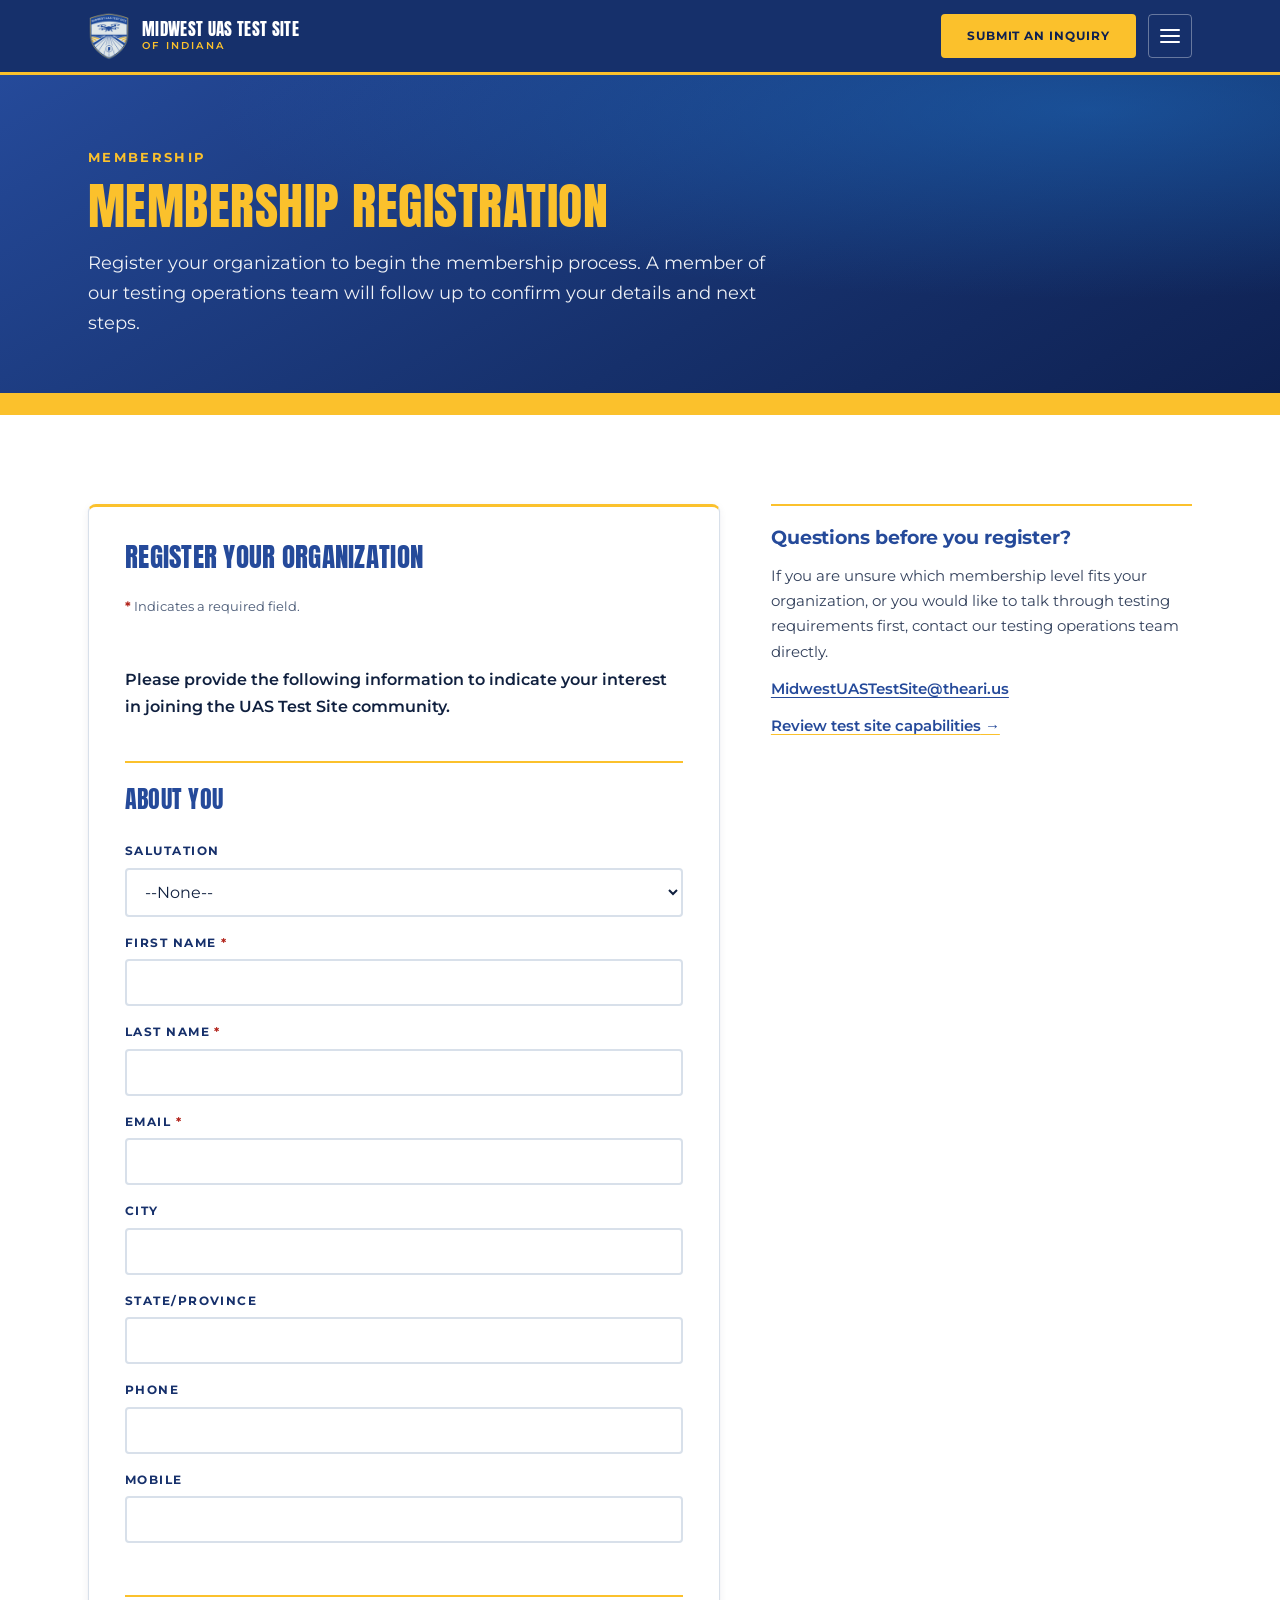
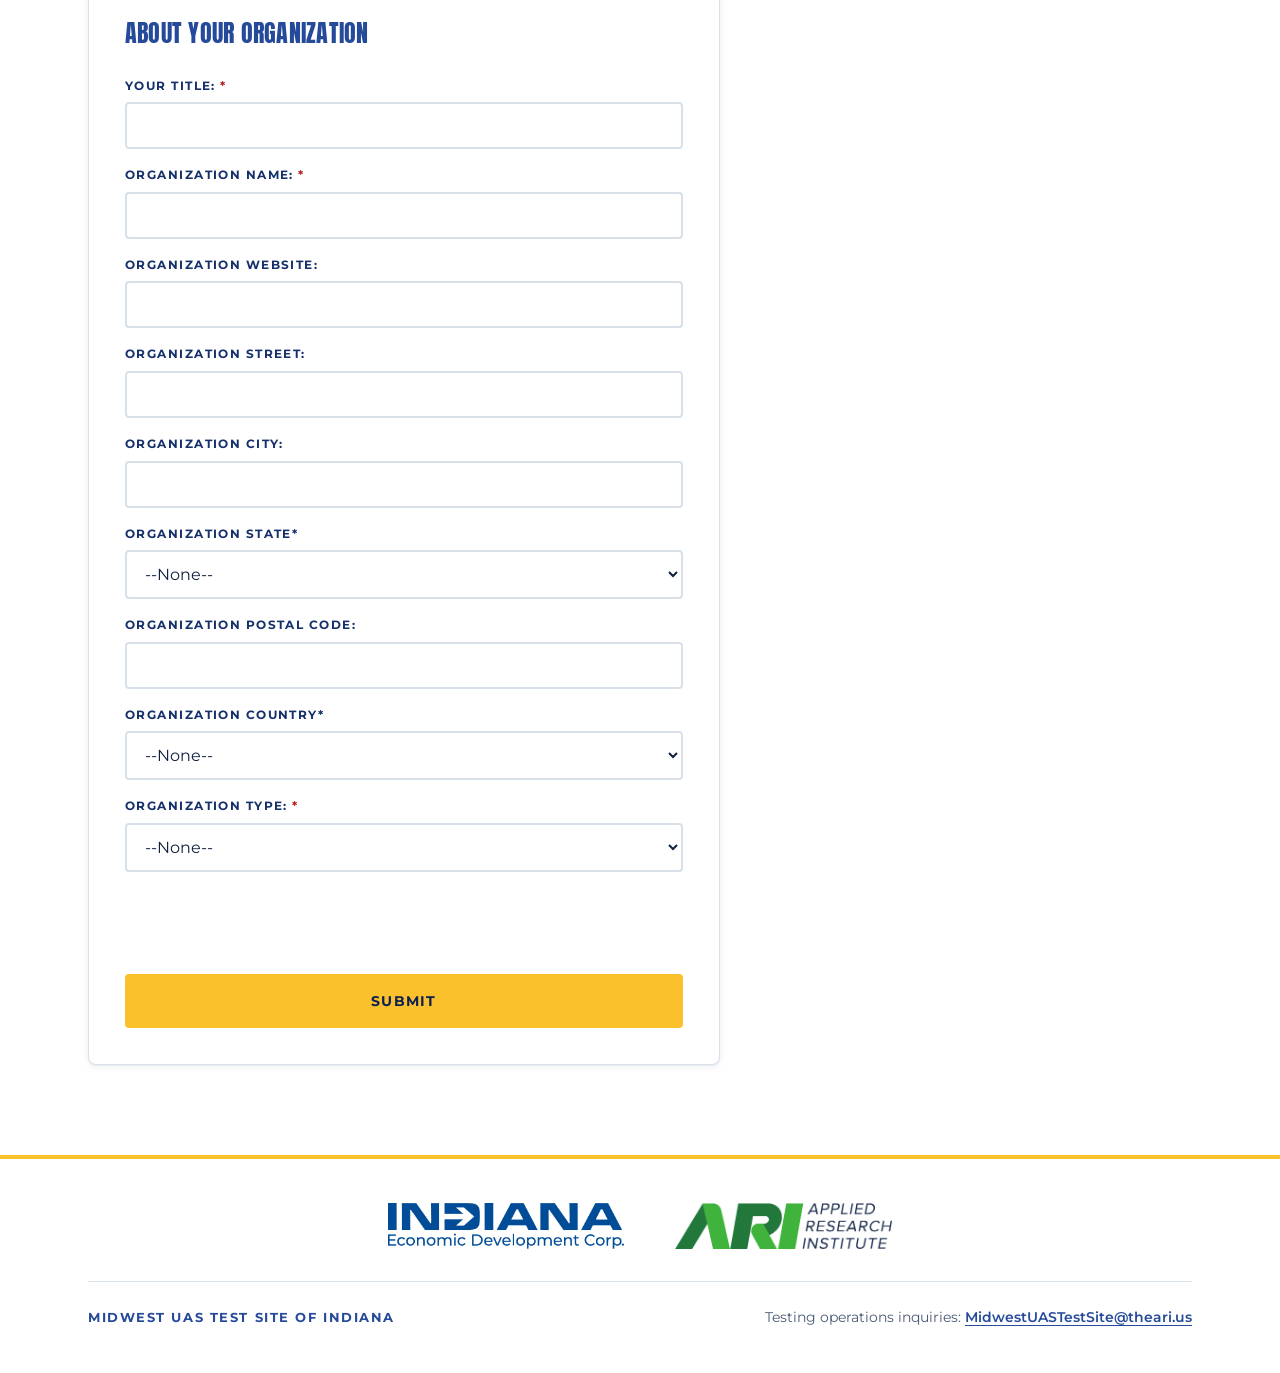
<file: membership.html>
<!DOCTYPE html>
<html lang="en" class="no-js">
<head>
<meta charset="utf-8">
<meta name="viewport" content="width=device-width, initial-scale=1">
<script>document.documentElement.classList.remove('no-js');</script>
<title>Membership Registration — Midwest UAS Test Site of Indiana</title>
<meta name="description" content="Register your organization for membership at the Midwest UAS Test Site of Indiana.">
<meta name="theme-color" content="#254A9A">

<meta property="og:type" content="website">
<meta property="og:site_name" content="Midwest UAS Test Site of Indiana">
<meta property="og:title" content="Membership Registration — Midwest UAS Test Site of Indiana">
<meta property="og:description" content="Register your organization for membership at the Midwest UAS Test Site of Indiana.">

<link rel="icon" href="assets/img/favicon.svg" type="image/svg+xml">
<link rel="apple-touch-icon" href="assets/img/apple-touch-icon.png">

<link rel="preload" href="/assets/fonts/Anton-400.woff2" as="font" type="font/woff2" crossorigin>
<link rel="preload" href="/assets/fonts/Montserrat-var.woff2" as="font" type="font/woff2" crossorigin>
<link rel="canonical" href="https://www.midwestuastestsite.us/membership">
<meta property="og:url" content="https://www.midwestuastestsite.us/membership">
<link rel="stylesheet" href="assets/css/site.css?v=78">
</head>
<body>

<a class="skip-link" href="#main">Skip to main content</a>

<!-- ============ HEADER ============ -->
<header class="site-header" id="siteHeader">
  <div class="wrap header-inner">
    <a class="brand" href="/" aria-label="Midwest UAS Test Site of Indiana — home">
      <img class="brand-mark" src="assets/img/logo-shield-mark.png" alt="" width="96" height="110" aria-hidden="true">
      <span class="brand-text">
        <span class="brand-line-1">Midwest UAS Test Site</span>
        <span class="brand-line-2">of Indiana</span>
      </span>
    </a>

    <div class="header-actions">
      <a class="btn btn-gold btn-sm nav-cta nav-cta-bar" href="/#contact">Submit an Inquiry</a>
      <button type="button" class="nav-toggle" id="navToggle" aria-label="Menu"
              aria-expanded="false" aria-controls="primaryNav">
        <span class="nav-toggle-bars" aria-hidden="true"><span></span><span></span><span></span></span>
      </button>
    </div>

    <nav class="primary-nav" id="primaryNav" aria-label="Primary">
      <ul>
        <li><a href="/capabilities">Capabilities</a></li>
        <li><a href="/industries">Industries</a></li>
        <li><a href="/pricing">Pricing &amp; Scheduling</a></li>
        <li><a href="/partners">Partners</a></li>
        <li><a href="/membership" class="is-active" aria-current="page">Membership</a></li>
      </ul>
      <a class="btn btn-gold btn-sm nav-cta nav-cta-drawer" href="/#contact">Submit an Inquiry</a>
    </nav>
  </div>
</header>

<main id="main">

<!-- ============ PAGE HERO ============ -->
<section class="page-hero">
  <div class="wrap">
    <p class="eyebrow eyebrow-gold">Membership</p>
    <h1 class="page-title">Membership registration</h1>
    <p class="page-lead">Register your organization to begin the membership process. A member
      of our testing operations team will follow up to confirm your details and next steps.</p>
  </div>
  <div class="page-hero-band" aria-hidden="true"></div>
</section>

<!-- ============ REGISTRATION FORM ============ -->
<section class="section">
  <div class="wrap form-layout">

    <div class="form-panel">
      <h2 class="h3">Register your organization</h2>
      <p class="form-required-note"><span class="req" aria-hidden="true">*</span> Indicates a required field.</p>

      <!-- ==================================================================
           The Salesforce Web-to-Lead form lives in div.sf-embed below.

           REPLACING IT AFTER A RE-EXPORT: paste the new markup inside
           div.sf-embed, keeping the wrapper — it supplies the styling, so
           Salesforce output matches the site without being hand-edited.
           Re-apply only the two edits listed in the comment inside.

           CHECK retURL EVERY TIME. It must be the absolute URL of the
           confirmation page:

             name="retURL"
             value="https://www.midwestuastestsite.us/membership-thanks"

           Salesforce sends the visitor there after a successful submission.
           Without it they land on a blank Salesforce page. Being absolute,
           it does not follow the site to a custom domain on its own.
           =================================================================== -->
      <div class="sf-embed" id="sfEmbed">
        <!-- ============================================================================
             SALESFORCE WEB-TO-LEAD FORM — pasted from Salesforce, unmodified except:
               1. the <script> tags were unwrapped from their <p>, which produced a
                  stray empty paragraph; and
               2. the trailing <style> block was dropped. It set `input[type=text],
                  select { ... }` with no scoping, which would restyle every input on
                  any page this markup lands on, and painted the submit button ARI navy
                  rather than test-site gold. Everything it did is covered by the
                  .sf-embed rules in site.css, scoped to this wrapper.
             Re-exporting from Salesforce? Re-apply those two edits, nothing else.
             ============================================================================ -->
        <script src="https://www.google.com/recaptcha/api.js"></script>
        <script>
        document.addEventListener("DOMContentLoaded", () => {
          let submitButton = document.getElementById("submitbtn");

          function recaptchaReady() {
            let response = document.getElementById("g-recaptcha-response");
            return !(response == null || response.value.trim() == "");
          }

            submitButton.addEventListener("click", (event) => {
            if (!recaptchaReady()) {
              event.preventDefault();
              window.alert("reCAPTCHA is required for submission.");
            }
          });

          // Create & write timestamp until reCAPTCHA has been completed
          function timestamp() {
            if (!recaptchaReady()) {
              var elems = JSON.parse(document.getElementsByName("captcha_settings")[0].value);
              elems["ts"] = JSON.stringify(new Date().getTime());
              document.getElementsByName("captcha_settings")[0].value = JSON.stringify(elems);
            }
          }

          setInterval(timestamp, 500);
        });
        </script>
        <form action="https://webto.salesforce.com/servlet/servlet.WebToLead?encoding=UTF-8&amp;orgId=00DHs000001vNdE" method="POST"><input type="hidden" name="captcha_settings" value="{&quot;keyname&quot;:&quot;ARI_UAS_WebToLead&quot;,&quot;fallback&quot;:&quot;true&quot;,&quot;orgId&quot;:&quot;00DHs000001vNdE&quot;,&quot;ts&quot;:&quot;&quot;}"> <input type="hidden" name="oid" value="00DHs000001vNdE"> <input type="hidden" name="retURL" value="https://www.midwestuastestsite.us/membership-thanks"> <input type="hidden" name="recordType" value="012Rn000001XOpOIAW"> <br>
        <p style="font-size: 20px;"><strong>Please provide the following information to indicate your interest in joining the UAS Test Site community.</strong></p>
        <table width="800">
        <tbody>
        <tr hidden="">
        <td>Community:<select id="00NHs00000QMMjB" multiple="multiple" name="00NHs00000QMMjB" title="Community">
        <option value="Silicon Crossroads">Silicon Crossroads</option>
        <option value="UAS Test Site" selected="selected">UAS Test Site</option>
        </select></td>
        </tr>
        </tbody>
        </table>
        <h2><span style="color: rgb(1, 45, 93);">About You</span></h2>
        <br><label for="salutation" style="font-weight: normal;">Salutation</label><select id="salutation" name="salutation">
        <option value="">--None--</option>
        <option value="None">None</option>
        <option value="Mr.">Mr.</option>
        <option value="Ms.">Ms.</option>
        <option value="Mrs.">Mrs.</option>
        <option value="Dr.">Dr.</option>
        <option value="Prof.">Prof.</option>
        <option value="Mx.">Mx.</option>
        <option value="Secretary">Secretary</option>
        <option value="The Honorable">The Honorable</option>
        <option value="Ambassador">Ambassador</option>
        <option value="Senator">Senator</option>
        <option value="Representative">Representative</option>
        <option value="Governor">Governor</option>
        </select><br><label for="first_name" style="font-weight: normal;">First Name</label> <input id="first_name" maxlength="40" name="first_name" size="20" type="text"> <br><label for="last_name" style="font-weight: normal;">Last Name</label> <input id="last_name" maxlength="80" name="last_name" size="20" type="text"> <br><label for="email" style="font-weight: normal;">Email</label> <input id="email" maxlength="80" name="email" size="20" type="text"> <br><label for="city" style="font-weight: normal;">City</label> <input id="city" maxlength="40" name="city" size="20" type="text"> <br><label for="state" style="font-weight: normal;">State/Province</label> <input id="state" maxlength="20" name="state" size="20" type="text"> <br><label for="phone" style="font-weight: normal;">Phone</label> <input id="phone" maxlength="40" name="phone" size="20" type="text"> <br><label for="mobile" style="font-weight: normal;">Mobile</label> <input id="mobile" maxlength="40" name="mobile" size="20" type="text"> <br>
        <h2><span style="color: rgb(1, 45, 93);">About Your Organization</span></h2>
        <br>Your Title:<input id="00NHs00000a3mHI" maxlength="128" name="00NHs00000a3mHI" size="20" type="text"><br>Organization Name:<input id="00NHs00000TXQon" maxlength="255" name="00NHs00000TXQon" size="20" type="text"><br>Organization Website:<input id="00NHs00000TXQsa" maxlength="255" name="00NHs00000TXQsa" size="20" type="text"><br>Organization Street:<input id="00NHs00000TY5Ji" maxlength="100" name="00NHs00000TY5Ji" size="20" type="text"><br>Organization City:<input id="00NHs00000TY5L0" maxlength="100" name="00NHs00000TY5L0" size="20" type="text"><br>Organization State*<select id="00NHs00000TY5Mr" name="00NHs00000TY5Mr" title="Organization State">
        <option value="">--None--</option>
        <option value="Alabama">Alabama</option>
        <option value="Alaska">Alaska</option>
        <option value="Arizona">Arizona</option>
        <option value="Arkansas">Arkansas</option>
        <option value="California">California</option>
        <option value="Colorado">Colorado</option>
        <option value="Connecticut">Connecticut</option>
        <option value="Delaware">Delaware</option>
        <option value="District of Columbia">District of Columbia</option>
        <option value="Florida">Florida</option>
        <option value="Georgia">Georgia</option>
        <option value="Hawaii">Hawaii</option>
        <option value="Idaho">Idaho</option>
        <option value="Illinois">Illinois</option>
        <option value="Indiana">Indiana</option>
        <option value="Iowa">Iowa</option>
        <option value="Kansas">Kansas</option>
        <option value="Kentucky">Kentucky</option>
        <option value="Louisiana">Louisiana</option>
        <option value="Maine">Maine</option>
        <option value="Maryland">Maryland</option>
        <option value="Massachusetts">Massachusetts</option>
        <option value="Michigan">Michigan</option>
        <option value="Minnesota">Minnesota</option>
        <option value="Mississippi">Mississippi</option>
        <option value="Missouri">Missouri</option>
        <option value="Montana">Montana</option>
        <option value="Nebraska">Nebraska</option>
        <option value="Nevada">Nevada</option>
        <option value="New Hampshire">New Hampshire</option>
        <option value="New Jersey">New Jersey</option>
        <option value="New Mexico">New Mexico</option>
        <option value="New York">New York</option>
        <option value="North Carolina">North Carolina</option>
        <option value="North Dakota">North Dakota</option>
        <option value="Ohio">Ohio</option>
        <option value="Oklahoma">Oklahoma</option>
        <option value="Oregon">Oregon</option>
        <option value="Pennsylvania">Pennsylvania</option>
        <option value="Rhode Island">Rhode Island</option>
        <option value="South Carolina">South Carolina</option>
        <option value="South Dakota">South Dakota</option>
        <option value="Tennessee">Tennessee</option>
        <option value="Texas">Texas</option>
        <option value="Utah">Utah</option>
        <option value="Vermont">Vermont</option>
        <option value="Virginia">Virginia</option>
        <option value="Washington">Washington</option>
        <option value="West Virginia">West Virginia</option>
        <option value="Wisconsin">Wisconsin</option>
        <option value="Wyoming">Wyoming</option>
        <option value="American Samoa">American Samoa</option>
        <option value="Baker Island">Baker Island</option>
        <option value="Guam">Guam</option>
        <option value="Howland Island">Howland Island</option>
        <option value="Jarvis Island">Jarvis Island</option>
        <option value="Johnston Atoll">Johnston Atoll</option>
        <option value="Kingman Reef">Kingman Reef</option>
        <option value="Midway Atoll">Midway Atoll</option>
        <option value="Navassa Island">Navassa Island</option>
        <option value="Northern Mariana Islands">Northern Mariana Islands</option>
        <option value="Palmyra Atoll">Palmyra Atoll</option>
        <option value="Puerto Rico">Puerto Rico</option>
        <option value="US Virgin Islands">US Virgin Islands</option>
        <option value="Wake Island">Wake Island</option>
        <option value="AE">AE</option>
        <option value="Alberta">Alberta</option>
        <option value="British Columbia">British Columbia</option>
        <option value="Galway">Galway</option>
        <option value="Manitoba">Manitoba</option>
        <option value="New Brunswick">New Brunswick</option>
        <option value="Newfoundland">Newfoundland</option>
        <option value="Labrado">Labrado</option>
        <option value="Nova Scotia">Nova Scotia</option>
        <option value="Ontario">Ontario</option>
        <option value="Prince Edward Island">Prince Edward Island</option>
        <option value="Quebec">Quebec</option>
        <option value="Saskatchewan">Saskatchewan</option>
        </select><br>Organization Postal Code:<input id="00NRn000004gEZL" maxlength="15" name="00NRn000004gEZL" size="20" type="text"><br>Organization Country*<select id="00NHs00000a3mHw" name="00NHs00000a3mHw" title="Organization Country" required="required">
        <option value="">--None--</option>
        <option value="United States of America">United States of America</option>
        <option value="United Kingdom">United Kingdom</option>
        <option value="Canada">Canada</option>
        <option value="Afghanistan">Afghanistan</option>
        <option value="Albania">Albania</option>
        <option value="Algeria">Algeria</option>
        <option value="Andorra">Andorra</option>
        <option value="Angola">Angola</option>
        <option value="Antigua and Barbuda">Antigua and Barbuda</option>
        <option value="Argentina">Argentina</option>
        <option value="Armenia">Armenia</option>
        <option value="Australia">Australia</option>
        <option value="Austria">Austria</option>
        <option value="Azerbaijan">Azerbaijan</option>
        <option value="Bahamas">Bahamas</option>
        <option value="Bahrain">Bahrain</option>
        <option value="Bangladesh">Bangladesh</option>
        <option value="Barbados">Barbados</option>
        <option value="Belarus">Belarus</option>
        <option value="Belgium">Belgium</option>
        <option value="Belize">Belize</option>
        <option value="Benin">Benin</option>
        <option value="Bhutan">Bhutan</option>
        <option value="Bolivia">Bolivia</option>
        <option value="Bosnia and Herzegovina">Bosnia and Herzegovina</option>
        <option value="Botswana">Botswana</option>
        <option value="Brazil">Brazil</option>
        <option value="Brunei">Brunei</option>
        <option value="Bulgaria">Bulgaria</option>
        <option value="Burkina Faso">Burkina Faso</option>
        <option value="Burundi">Burundi</option>
        <option value="Côte d&#x27;Ivoire">Côte d&#x27;Ivoire</option>
        <option value="Cabo Verde">Cabo Verde</option>
        <option value="Cambodia">Cambodia</option>
        <option value="Cameroon">Cameroon</option>
        <option value="Central African Republic">Central African Republic</option>
        <option value="Chad">Chad</option>
        <option value="Chile">Chile</option>
        <option value="China">China</option>
        <option value="Colombia">Colombia</option>
        <option value="Comoros">Comoros</option>
        <option value="Congo (Congo-Brazzaville)">Congo (Congo-Brazzaville)</option>
        <option value="Costa Rica">Costa Rica</option>
        <option value="Croatia">Croatia</option>
        <option value="Cuba">Cuba</option>
        <option value="Cyprus">Cyprus</option>
        <option value="Czechia (Czech Republic)">Czechia (Czech Republic)</option>
        <option value="Democratic Republic of the Congo">Democratic Republic of the Congo</option>
        <option value="Denmark">Denmark</option>
        <option value="Djibouti">Djibouti</option>
        <option value="Dominica">Dominica</option>
        <option value="Dominican Republic">Dominican Republic</option>
        <option value="Ecuador">Ecuador</option>
        <option value="Egypt">Egypt</option>
        <option value="El Salvador">El Salvador</option>
        <option value="Equatorial Guinea">Equatorial Guinea</option>
        <option value="Eritrea">Eritrea</option>
        <option value="Estonia">Estonia</option>
        <option value="Eswatini (fmr. &quot;Swaziland&quot;)">Eswatini (fmr. &quot;Swaziland&quot;)</option>
        <option value="Ethiopia">Ethiopia</option>
        <option value="Fiji">Fiji</option>
        <option value="Finland">Finland</option>
        <option value="France">France</option>
        <option value="Gabon">Gabon</option>
        <option value="Gambia">Gambia</option>
        <option value="Georgia">Georgia</option>
        <option value="Germany">Germany</option>
        <option value="Ghana">Ghana</option>
        <option value="Greece">Greece</option>
        <option value="Grenada">Grenada</option>
        <option value="Guatemala">Guatemala</option>
        <option value="Guinea">Guinea</option>
        <option value="Guinea-Bissau">Guinea-Bissau</option>
        <option value="Guyana">Guyana</option>
        <option value="Haiti">Haiti</option>
        <option value="Holy See">Holy See</option>
        <option value="Honduras">Honduras</option>
        <option value="Hungary">Hungary</option>
        <option value="Iceland">Iceland</option>
        <option value="India">India</option>
        <option value="Indonesia">Indonesia</option>
        <option value="Iran">Iran</option>
        <option value="Iraq">Iraq</option>
        <option value="Ireland">Ireland</option>
        <option value="Israel">Israel</option>
        <option value="Italy">Italy</option>
        <option value="Jamaica">Jamaica</option>
        <option value="Japan">Japan</option>
        <option value="Jordan">Jordan</option>
        <option value="Kazakhstan">Kazakhstan</option>
        <option value="Kenya">Kenya</option>
        <option value="Kiribati">Kiribati</option>
        <option value="Kuwait">Kuwait</option>
        <option value="Kyrgyzstan">Kyrgyzstan</option>
        <option value="Laos">Laos</option>
        <option value="Latvia">Latvia</option>
        <option value="Lebanon">Lebanon</option>
        <option value="Lesotho">Lesotho</option>
        <option value="Liberia">Liberia</option>
        <option value="Libya">Libya</option>
        <option value="Liechtenstein">Liechtenstein</option>
        <option value="Lithuania">Lithuania</option>
        <option value="Luxembourg">Luxembourg</option>
        <option value="Madagascar">Madagascar</option>
        <option value="Malawi">Malawi</option>
        <option value="Malaysia">Malaysia</option>
        <option value="Maldives">Maldives</option>
        <option value="Mali">Mali</option>
        <option value="Malta">Malta</option>
        <option value="Marshall Islands">Marshall Islands</option>
        <option value="Mauritania">Mauritania</option>
        <option value="Mauritius">Mauritius</option>
        <option value="Mexico">Mexico</option>
        <option value="Micronesia">Micronesia</option>
        <option value="Moldova">Moldova</option>
        <option value="Monaco">Monaco</option>
        <option value="Mongolia">Mongolia</option>
        <option value="Montenegro">Montenegro</option>
        <option value="Morocco">Morocco</option>
        <option value="Mozambique">Mozambique</option>
        <option value="Myanmar (formerly Burma)">Myanmar (formerly Burma)</option>
        <option value="Namibia">Namibia</option>
        <option value="Nauru">Nauru</option>
        <option value="Nepal">Nepal</option>
        <option value="Netherlands">Netherlands</option>
        <option value="New Zealand">New Zealand</option>
        <option value="Nicaragua">Nicaragua</option>
        <option value="Niger">Niger</option>
        <option value="Nigeria">Nigeria</option>
        <option value="North Korea">North Korea</option>
        <option value="North Macedonia">North Macedonia</option>
        <option value="Norway">Norway</option>
        <option value="Oman">Oman</option>
        <option value="Pakistan">Pakistan</option>
        <option value="Palau">Palau</option>
        <option value="Palestine State">Palestine State</option>
        <option value="Panama">Panama</option>
        <option value="Papua New Guinea">Papua New Guinea</option>
        <option value="Paraguay">Paraguay</option>
        <option value="Peru">Peru</option>
        <option value="Philippines">Philippines</option>
        <option value="Poland">Poland</option>
        <option value="Portugal">Portugal</option>
        <option value="Qatar">Qatar</option>
        <option value="Romania">Romania</option>
        <option value="Russia">Russia</option>
        <option value="Rwanda">Rwanda</option>
        <option value="Saint Kitts and Nevis">Saint Kitts and Nevis</option>
        <option value="Saint Lucia">Saint Lucia</option>
        <option value="Saint Vincent and the Grenadines">Saint Vincent and the Grenadines</option>
        <option value="Samoa">Samoa</option>
        <option value="San Marino">San Marino</option>
        <option value="Sao Tome and Principe">Sao Tome and Principe</option>
        <option value="Saudi Arabia">Saudi Arabia</option>
        <option value="Senegal">Senegal</option>
        <option value="Serbia">Serbia</option>
        <option value="Seychelles">Seychelles</option>
        <option value="Sierra Leone">Sierra Leone</option>
        <option value="Singapore">Singapore</option>
        <option value="Slovakia">Slovakia</option>
        <option value="Slovenia">Slovenia</option>
        <option value="Solomon Islands">Solomon Islands</option>
        <option value="Somalia">Somalia</option>
        <option value="South Africa">South Africa</option>
        <option value="South Korea">South Korea</option>
        <option value="South Sudan">South Sudan</option>
        <option value="Spain">Spain</option>
        <option value="Sri Lanka">Sri Lanka</option>
        <option value="Sudan">Sudan</option>
        <option value="Suriname">Suriname</option>
        <option value="Sweden">Sweden</option>
        <option value="Switzerland">Switzerland</option>
        <option value="Syria">Syria</option>
        <option value="Tajikistan">Tajikistan</option>
        <option value="Tanzania">Tanzania</option>
        <option value="Thailand">Thailand</option>
        <option value="Timor-Leste">Timor-Leste</option>
        <option value="Togo">Togo</option>
        <option value="Tonga">Tonga</option>
        <option value="Trinidad and Tobago">Trinidad and Tobago</option>
        <option value="Tunisia">Tunisia</option>
        <option value="Turkey">Turkey</option>
        <option value="Turkmenistan">Turkmenistan</option>
        <option value="Tuvalu">Tuvalu</option>
        <option value="Uganda">Uganda</option>
        <option value="Ukraine">Ukraine</option>
        <option value="United Arab Emirates">United Arab Emirates</option>
        <option value="Uruguay">Uruguay</option>
        <option value="Uzbekistan">Uzbekistan</option>
        <option value="Vanuatu">Vanuatu</option>
        <option value="Venezuela">Venezuela</option>
        <option value="Vietnam">Vietnam</option>
        <option value="Yemen">Yemen</option>
        <option value="Zambia">Zambia</option>
        <option value="Zimbabwe">Zimbabwe</option>
        </select><br>Organization Type:<select id="00NHs00000QNfyL" name="00NHs00000QNfyL" title="Organization Type">
        <option value="">--None--</option>
        <option value="Academic Institute">Academic Institution</option>
        <option value="Large Business">Large Business</option>
        <option value="Small Business">Small Business</option>
        <option value="Non-Profit">Non-Profit</option>
        <option value="Start-Up">Start-Up</option>
        </select><br><input type="hidden" id="lead_source" name="lead_source" value="Web"><br>
        <!-- This must be a classic reCAPTCHA v2 "I'm not a robot" Checkbox key, because
     the form loads api.js with a g-recaptcha div and Salesforce verifies the
     response with a v2 secret. An Enterprise or v3 key here renders "ERROR for
     site owner: Invalid key type" and the form cannot be submitted.
     The key must also match the pair registered in Salesforce Setup under the
     name in captcha_settings above — currently ARI_UAS_WebToLead.
     This site key is registered to specific domains in the Google reCAPTCHA
     admin console. A host that is not on that list renders "ERROR for site
     owner: Invalid domain for site key" instead of the checkbox, and the form
     cannot be submitted. Add every host this page is served from — including
     any future custom domain. See the README. -->
        <div class="g-recaptcha" data-sitekey="6LdLyswtAAAAAHWc1JyddMvpe_Fed4TFVbfAv7Yj"></div>
        <br><input type="submit" id="submitbtn" class="registerbtn" value="Submit"></form>
      </div>
    </div>

    <aside class="form-aside">
      <h2 class="h4">Questions before you register?</h2>
      <p>If you are unsure which membership level fits your organization, or you would like to
        talk through testing requirements first, contact our testing operations team directly.</p>
      <p class="aside-contact">
        <a href="mailto:MidwestUASTestSite@theari.us">MidwestUASTestSite@theari.us</a>
      </p>
      <p><a class="link-arrow" href="/#capabilities">Review test site capabilities</a></p>
    </aside>

  </div>
</section>

</main>

<!-- ============ FOOTER ============ -->
<footer class="site-footer">
  <div class="wrap">
    <div class="footer-logos">
      <a class="footer-logo" href="https://iedc.in.gov/" target="_blank" rel="noopener noreferrer">
        <img src="assets/img/logo-iedc.png" alt="Indiana Economic Development Corporation"
             width="738" height="144" loading="lazy" decoding="async">
      </a>
      <!-- Federal agency seals and logos are intentionally absent. Under the Test Site
           OTA, Agency and Federal Government seals, trademarks, logos, service marks and
           trade names may not be displayed without prior written permission from the
           Agency. Add none here without that written approval on file. -->
      <!-- REVIEW BUILD. Points at ARI's staging deployment, not their production
           domain. Swap to the live URL before launch. -->
      <a class="footer-logo" href="https://theari.us/" target="_blank" rel="noopener noreferrer">
        <img src="assets/img/logo-ari.png" alt="Applied Research Institute"
             width="458" height="97" loading="lazy" decoding="async">
      </a>
    </div>

    <div class="footer-bar">
      <p class="footer-brand">Midwest UAS Test Site of Indiana</p>
      <p class="footer-meta">
        Testing operations inquiries:
        <a href="mailto:MidwestUASTestSite@theari.us">MidwestUASTestSite@theari.us</a>
      </p>
    </div>
  </div>
</footer>

<script src="assets/js/site.js?v=78" defer></script>
</body>
</html>
</file>
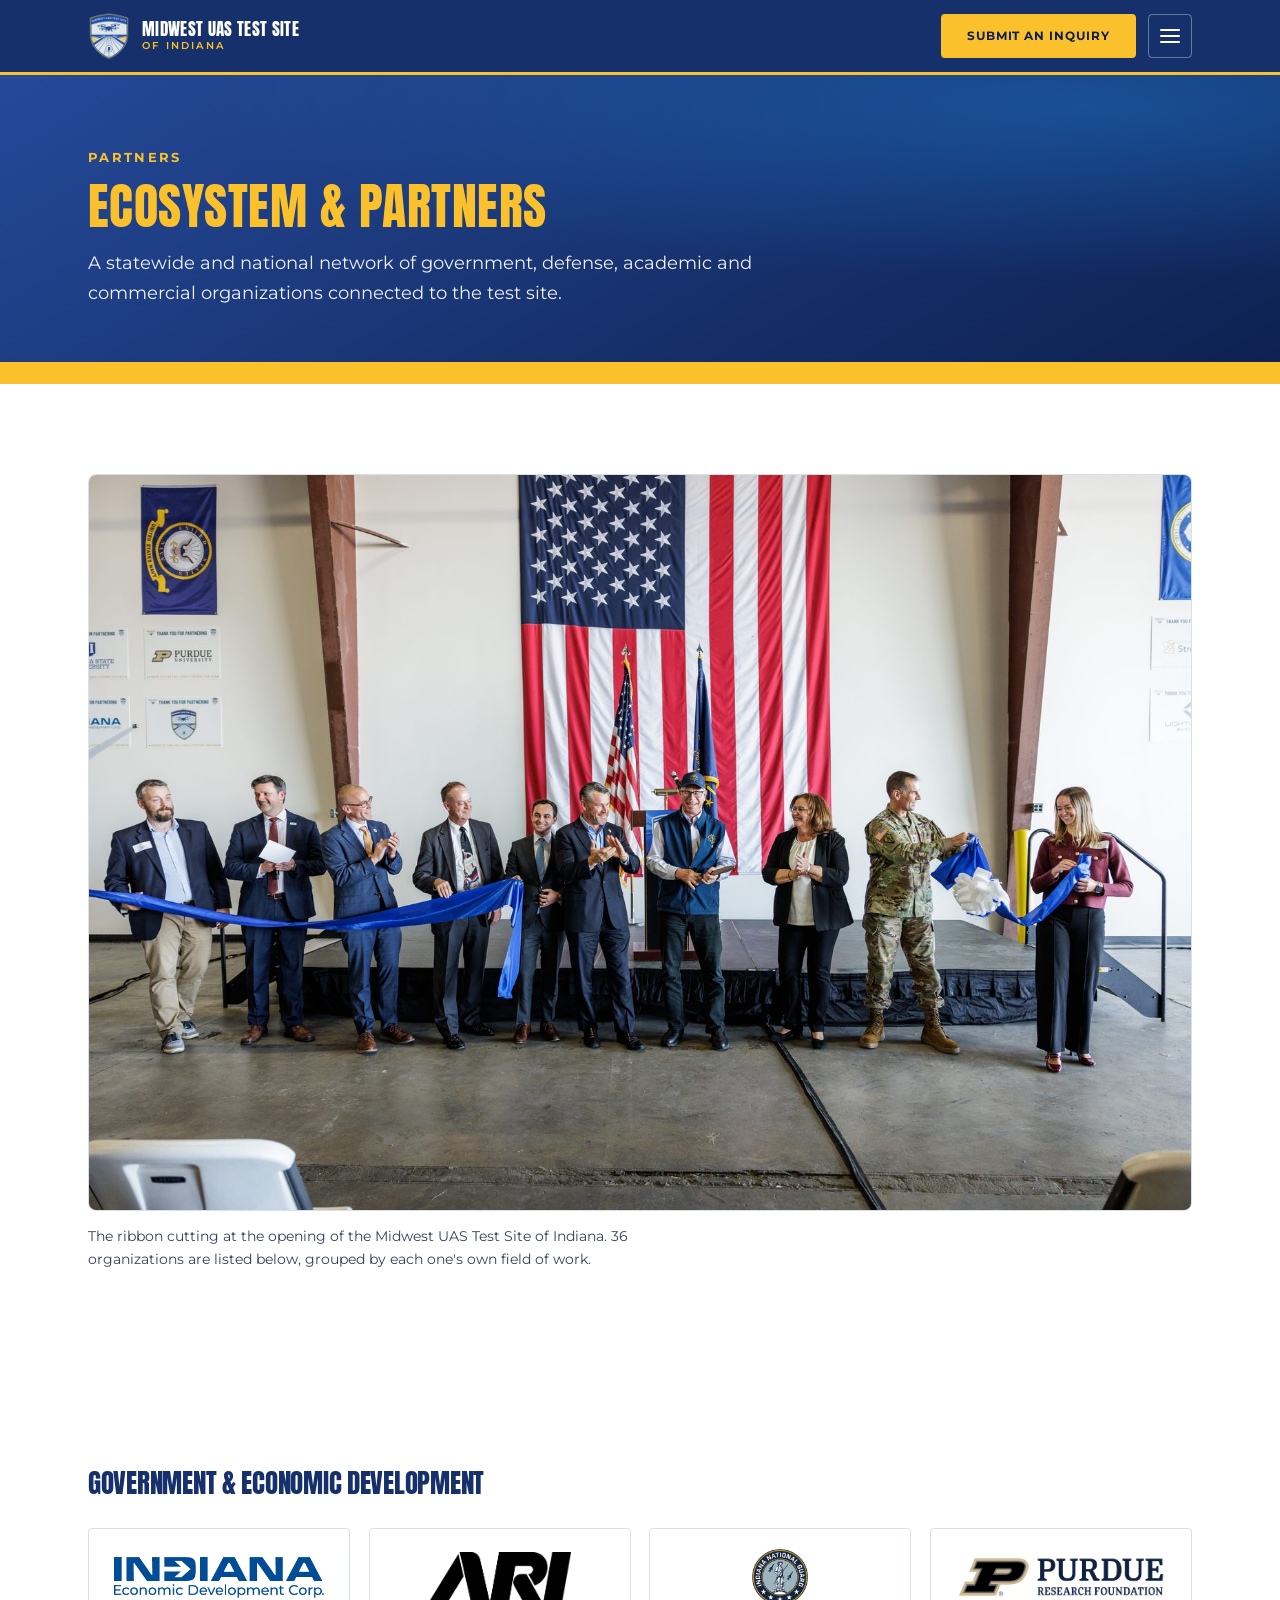
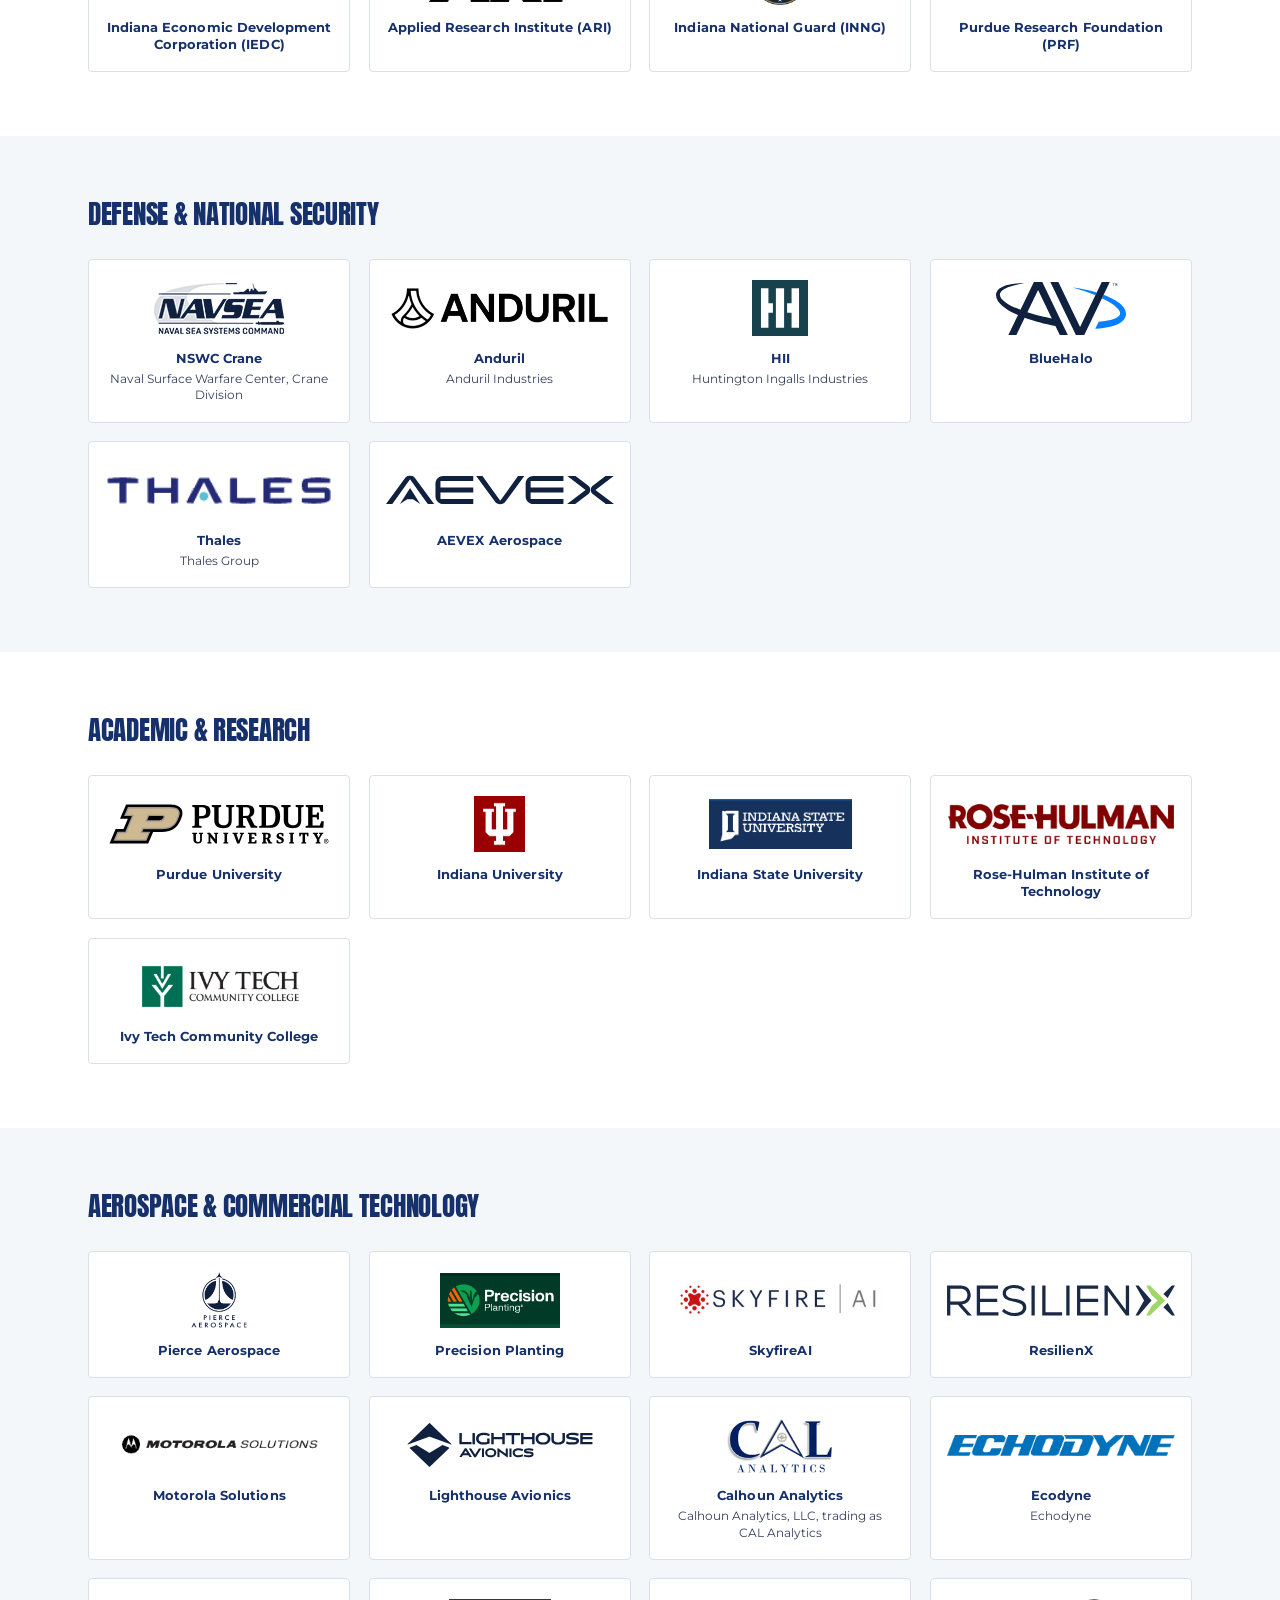
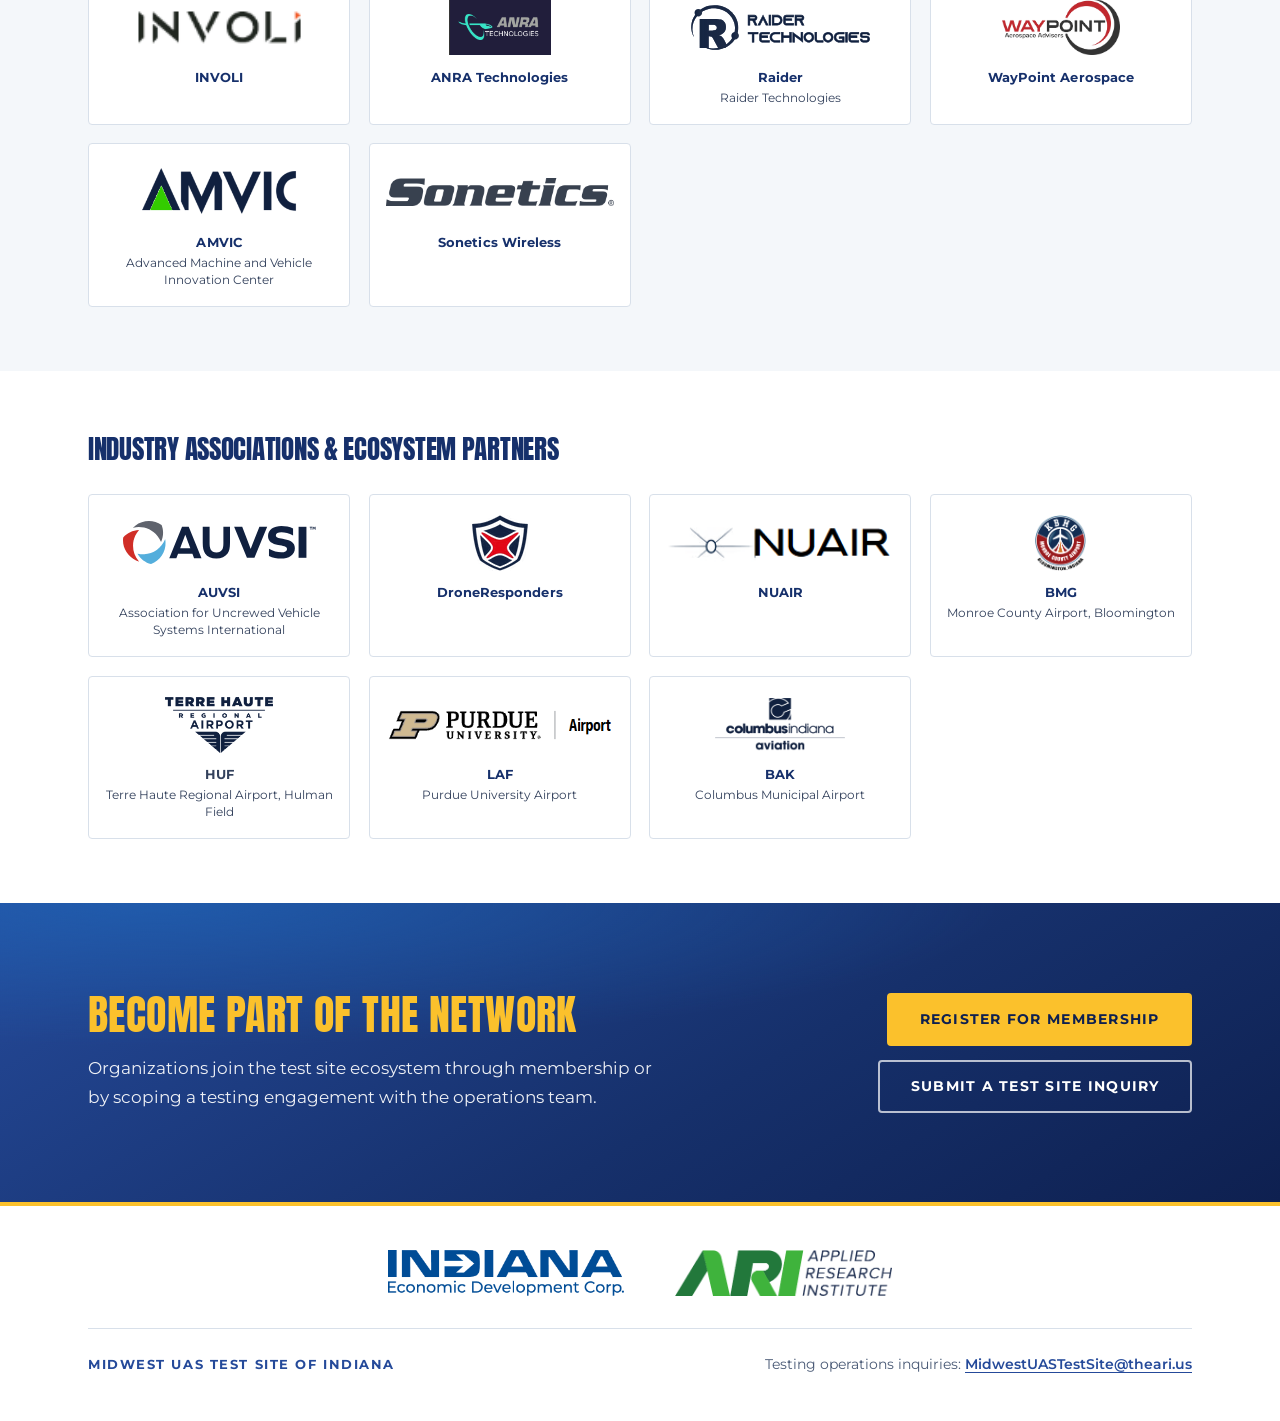
<file: partners.html>
<!DOCTYPE html>
<html lang="en" class="no-js">
<head>
<meta charset="utf-8">
<meta name="viewport" content="width=device-width, initial-scale=1">
<script>document.documentElement.classList.remove('no-js');</script>
<title>Partners — Midwest UAS Test Site of Indiana</title>
<meta name="description" content="Government, defense, academic and commercial organizations in the Midwest UAS Test Site of Indiana ecosystem.">
<link rel="canonical" href="https://www.midwestuastestsite.us/partners">
<meta name="theme-color" content="#254A9A">

<meta property="og:type" content="website">
<meta property="og:site_name" content="Midwest UAS Test Site of Indiana">
<meta property="og:title" content="Partners — Midwest UAS Test Site of Indiana">
<meta property="og:description" content="Government, defense, academic and commercial organizations in the Midwest UAS Test Site of Indiana ecosystem.">
<meta property="og:url" content="https://www.midwestuastestsite.us/partners">

<link rel="icon" href="assets/img/favicon.svg" type="image/svg+xml">
<link rel="apple-touch-icon" href="assets/img/apple-touch-icon.png">

<link rel="preload" href="/assets/fonts/Anton-400.woff2" as="font" type="font/woff2" crossorigin>
<link rel="preload" href="/assets/fonts/Montserrat-var.woff2" as="font" type="font/woff2" crossorigin>
<link rel="stylesheet" href="assets/css/site.css?v=78">
</head>
<body>

<a class="skip-link" href="#main">Skip to main content</a>

<header class="site-header" id="siteHeader">
  <div class="wrap header-inner">
    <a class="brand" href="/" aria-label="Midwest UAS Test Site of Indiana — home">
      <img class="brand-mark" src="assets/img/logo-shield-mark.png" alt="" width="96" height="110" aria-hidden="true">
      <span class="brand-text">
        <span class="brand-line-1">Midwest UAS Test Site</span>
        <span class="brand-line-2">of Indiana</span>
      </span>
    </a>

    <div class="header-actions">
      <a class="btn btn-gold btn-sm nav-cta nav-cta-bar" href="/#contact">Submit an Inquiry</a>
      <button type="button" class="nav-toggle" id="navToggle" aria-label="Menu"
              aria-expanded="false" aria-controls="primaryNav">
        <span class="nav-toggle-bars" aria-hidden="true"><span></span><span></span><span></span></span>
      </button>
    </div>

    <nav class="primary-nav" id="primaryNav" aria-label="Primary">
      <ul>
        <li><a href="/capabilities">Capabilities</a></li>
        <li><a href="/industries">Industries</a></li>
        <li><a href="/pricing">Pricing &amp; Scheduling</a></li>
        <li><a href="/partners" class="is-active" aria-current="page">Partners</a></li>
        <li><a href="/membership">Membership</a></li>
      </ul>
      <a class="btn btn-gold btn-sm nav-cta nav-cta-drawer" href="/#contact">Submit an Inquiry</a>
    </nav>
  </div>
</header>

<main id="main">

<section class="page-hero">
  <div class="wrap">
    <p class="eyebrow eyebrow-gold">Partners</p>
    <h1 class="page-title">Ecosystem &amp; partners</h1>
    <p class="page-lead">A statewide and national network of government, defense, academic and commercial organizations connected to the test site.</p>
  </div>
  <div class="page-hero-band" aria-hidden="true"></div>
</section>

<section class="section section-intro partner-intro" aria-label="Ecosystem organizations">
  <div class="wrap">
    <figure class="partner-lead reveal">
      <img src="assets/img/launch-ribbon-cutting.jpg" alt="Officials and partners cut a blue ribbon at the opening of the Midwest UAS Test Site of Indiana, in a hangar hung with the American flag and partner banners."
           width="1600" height="1067" loading="eager" decoding="async" fetchpriority="high">
      <figcaption>The ribbon cutting at the opening of the Midwest UAS Test Site of Indiana. 36 organizations are listed below,
        grouped by each one's own field of work.</figcaption>
    </figure>
  </div>
</section>

<section class="section partner-section" id="partners-government"
         aria-labelledby="partners-government-h">
  <div class="wrap">
    <header class="partner-section-head reveal">
      <h2 class="h3" id="partners-government-h">Government &amp; Economic Development</h2>
    </header>
    <ul class="partner-grid reveal">
        <li class="pc"><a class="pc-link" href="https://iedc.in.gov/" target="_blank" rel="noopener noreferrer"><span class="pc-logo"><img class="pc-img" src="assets/img/partners/iedc.png" alt="" width="212" height="41" style="--lw:212px;--lh:41px" loading="lazy" decoding="async"></span><span class="pc-text"><span class="pc-name">Indiana Economic Development Corporation (IEDC)</span></span><span class="sr-only"> (opens in a new tab)</span></a></li>
        <li class="pc"><a class="pc-link" href="https://theari.us/" target="_blank" rel="noopener noreferrer"><span class="pc-logo"><img class="pc-img" src="assets/img/partners/ari.png" alt="" width="142" height="51" style="--lw:142px;--lh:51px" loading="lazy" decoding="async"></span><span class="pc-text"><span class="pc-name">Applied Research Institute (ARI)</span></span><span class="sr-only"> (opens in a new tab)</span></a></li>
        <li class="pc"><a class="pc-link" href="https://www.in.gov/indiana-national-guard/" target="_blank" rel="noopener noreferrer"><span class="pc-logo"><img class="pc-img" src="assets/img/partners/indiana-national-guard.png" alt="" width="72" height="72" style="--lw:72px;--lh:72px" loading="lazy" decoding="async"></span><span class="pc-text"><span class="pc-name">Indiana National Guard (INNG)</span></span><span class="sr-only"> (opens in a new tab)</span></a></li>
        <li class="pc"><a class="pc-link" href="https://prf.org/" target="_blank" rel="noopener noreferrer"><span class="pc-logo"><img class="pc-img" src="assets/img/partners/purdue-research-foundation.png" alt="" width="208" height="42" style="--lw:208px;--lh:42px" loading="lazy" decoding="async"></span><span class="pc-text"><span class="pc-name">Purdue Research Foundation (PRF)</span></span><span class="sr-only"> (opens in a new tab)</span></a></li>
    </ul>
  </div>
</section>
<section class="section partner-section partner-section-alt" id="partners-defense"
         aria-labelledby="partners-defense-h">
  <div class="wrap">
    <header class="partner-section-head reveal">
      <h2 class="h3" id="partners-defense-h">Defense &amp; National Security</h2>
    </header>
    <ul class="partner-grid reveal">
        <li class="pc"><a class="pc-link" href="https://www.navsea.navy.mil/Home/Warfare-Centers/NSWC-Crane/" target="_blank" rel="noopener noreferrer"><span class="pc-logo"><img class="pc-img" src="assets/img/partners/nswc-crane.png" alt="" width="130" height="53" style="--lw:130px;--lh:53px" loading="lazy" decoding="async"></span><span class="pc-text"><span class="pc-name">NSWC Crane</span><span class="pc-sub">Naval Surface Warfare Center, Crane Division</span></span><span class="sr-only"> (opens in a new tab)</span></a></li>
        <li class="pc"><a class="pc-link" href="https://www.anduril.com/" target="_blank" rel="noopener noreferrer"><span class="pc-logo"><img class="pc-img" src="assets/img/partners/anduril.png" alt="" width="217" height="41" style="--lw:217px;--lh:41px" loading="lazy" decoding="async"></span><span class="pc-text"><span class="pc-name">Anduril</span><span class="pc-sub">Anduril Industries</span></span><span class="sr-only"> (opens in a new tab)</span></a></li>
        <li class="pc"><a class="pc-link" href="https://hii.com/" target="_blank" rel="noopener noreferrer"><span class="pc-logo"><img class="pc-img" src="assets/img/partners/hii.svg" alt="" width="72" height="72" style="--lw:72px;--lh:72px" loading="lazy" decoding="async"></span><span class="pc-text"><span class="pc-name">HII</span><span class="pc-sub">Huntington Ingalls Industries</span></span><span class="sr-only"> (opens in a new tab)</span></a></li>
        <li class="pc"><a class="pc-link" href="https://bluehalo.com/" target="_blank" rel="noopener noreferrer"><span class="pc-logo"><img class="pc-img" src="assets/img/partners/av.svg" alt="" width="130" height="53" style="--lw:130px;--lh:53px" loading="lazy" decoding="async"></span><span class="pc-text"><span class="pc-name">BlueHalo</span></span><span class="sr-only"> (opens in a new tab)</span></a></li>
        <li class="pc"><a class="pc-link" href="https://www.thalesgroup.com/" target="_blank" rel="noopener noreferrer"><span class="pc-logo"><img class="pc-img" src="assets/img/partners/thales.png" alt="" width="232" height="32" style="--lw:232px;--lh:32px" loading="lazy" decoding="async"></span><span class="pc-text"><span class="pc-name">Thales</span><span class="pc-sub">Thales Group</span></span><span class="sr-only"> (opens in a new tab)</span></a></li>
        <li class="pc"><a class="pc-link" href="https://aevex.com/" target="_blank" rel="noopener noreferrer"><span class="pc-logo"><img class="pc-img" src="assets/img/partners/aevex.svg" alt="" width="232" height="30" style="--lw:232px;--lh:30px" loading="lazy" decoding="async"></span><span class="pc-text"><span class="pc-name">AEVEX Aerospace</span></span><span class="sr-only"> (opens in a new tab)</span></a></li>
    </ul>
  </div>
</section>
<section class="section partner-section" id="partners-academic"
         aria-labelledby="partners-academic-h">
  <div class="wrap">
    <header class="partner-section-head reveal">
      <h2 class="h3" id="partners-academic-h">Academic &amp; Research</h2>
    </header>
    <ul class="partner-grid reveal">
        <li class="pc"><a class="pc-link" href="https://www.purdue.edu/" target="_blank" rel="noopener noreferrer"><span class="pc-logo"><img class="pc-img" src="assets/img/partners/purdue-university.svg" alt="" width="222" height="40" style="--lw:222px;--lh:40px" loading="lazy" decoding="async"></span><span class="pc-text"><span class="pc-name">Purdue University</span></span><span class="sr-only"> (opens in a new tab)</span></a></li>
        <li class="pc"><a class="pc-link" href="https://www.iu.edu/" target="_blank" rel="noopener noreferrer"><span class="pc-logo"><img class="pc-img" src="assets/img/partners/indiana-university.png" alt="" width="68" height="74" style="--lw:68px;--lh:74px" loading="lazy" decoding="async"></span><span class="pc-text"><span class="pc-name">Indiana University</span></span><span class="sr-only"> (opens in a new tab)</span></a></li>
        <li class="pc"><a class="pc-link" href="https://www.indstate.edu/" target="_blank" rel="noopener noreferrer"><span class="pc-logo"><img class="pc-img" src="assets/img/partners/indiana-state.png" alt="" width="143" height="51" style="--lw:143px;--lh:51px" loading="lazy" decoding="async"></span><span class="pc-text"><span class="pc-name">Indiana State University</span></span><span class="sr-only"> (opens in a new tab)</span></a></li>
        <li class="pc"><a class="pc-link" href="https://www.rose-hulman.edu/" target="_blank" rel="noopener noreferrer"><span class="pc-logo"><img class="pc-img" src="assets/img/partners/rose-hulman.png" alt="" width="226" height="40" style="--lw:226px;--lh:40px" loading="lazy" decoding="async"></span><span class="pc-text"><span class="pc-name">Rose-Hulman Institute of Technology</span></span><span class="sr-only"> (opens in a new tab)</span></a></li>
        <li class="pc"><a class="pc-link" href="https://www.ivytech.edu/" target="_blank" rel="noopener noreferrer"><span class="pc-logo"><img class="pc-img" src="assets/img/partners/ivy-tech.png" alt="" width="162" height="47" style="--lw:162px;--lh:47px" loading="lazy" decoding="async"></span><span class="pc-text"><span class="pc-name">Ivy Tech Community College</span></span><span class="sr-only"> (opens in a new tab)</span></a></li>
    </ul>
  </div>
</section>
<section class="section partner-section partner-section-alt" id="partners-commercial"
         aria-labelledby="partners-commercial-h">
  <div class="wrap">
    <header class="partner-section-head reveal">
      <h2 class="h3" id="partners-commercial-h">Aerospace &amp; Commercial Technology</h2>
    </header>
    <ul class="partner-grid reveal">
        <li class="pc"><a class="pc-link" href="https://www.pierceaerospace.net/" target="_blank" rel="noopener noreferrer"><span class="pc-logo"><img class="pc-img" src="assets/img/partners/pierce-aerospace.png" alt="" width="73" height="72" style="--lw:73px;--lh:72px" loading="lazy" decoding="async"></span><span class="pc-text"><span class="pc-name">Pierce Aerospace</span></span><span class="sr-only"> (opens in a new tab)</span></a></li>
        <li class="pc"><a class="pc-link" href="https://www.precisionplanting.com/" target="_blank" rel="noopener noreferrer"><span class="pc-logo"><img class="pc-img" src="assets/img/partners/precision-planting.png" alt="" width="120" height="55" style="--lw:120px;--lh:55px" loading="lazy" decoding="async"></span><span class="pc-text"><span class="pc-name">Precision Planting</span></span><span class="sr-only"> (opens in a new tab)</span></a></li>
        <li class="pc"><a class="pc-link" href="https://www.skyfireai.com/" target="_blank" rel="noopener noreferrer"><span class="pc-logo"><img class="pc-img" src="assets/img/partners/skyfire-ai.png" alt="" width="206" height="42" style="--lw:206px;--lh:42px" loading="lazy" decoding="async"></span><span class="pc-text"><span class="pc-name">SkyfireAI</span></span><span class="sr-only"> (opens in a new tab)</span></a></li>
        <li class="pc"><a class="pc-link" href="https://resilienx.com/" target="_blank" rel="noopener noreferrer"><span class="pc-logo"><img class="pc-img" src="assets/img/partners/resilienx.svg" alt="" width="232" height="31" style="--lw:232px;--lh:31px" loading="lazy" decoding="async"></span><span class="pc-text"><span class="pc-name">ResilienX</span></span><span class="sr-only"> (opens in a new tab)</span></a></li>
        <li class="pc"><a class="pc-link" href="https://www.motorolasolutions.com/" target="_blank" rel="noopener noreferrer"><span class="pc-logo"><img class="pc-img" src="assets/img/partners/motorola-solutions.png" alt="" width="216" height="41" style="--lw:216px;--lh:41px" loading="lazy" decoding="async"></span><span class="pc-text"><span class="pc-name">Motorola Solutions</span></span><span class="sr-only"> (opens in a new tab)</span></a></li>
        <li class="pc"><a class="pc-link" href="https://lighthouseavionics.com/" target="_blank" rel="noopener noreferrer"><span class="pc-logo"><img class="pc-img" src="assets/img/partners/lighthouse-avionics.svg" alt="" width="186" height="44" style="--lw:186px;--lh:44px" loading="lazy" decoding="async"></span><span class="pc-text"><span class="pc-name">Lighthouse Avionics</span></span><span class="sr-only"> (opens in a new tab)</span></a></li>
        <li class="pc"><a class="pc-link" href="https://www.calanalytics.com/" target="_blank" rel="noopener noreferrer"><span class="pc-logo"><img class="pc-img" src="assets/img/partners/cal-analytics.webp" alt="" width="113" height="57" style="--lw:113px;--lh:57px" loading="lazy" decoding="async"></span><span class="pc-text"><span class="pc-name">Calhoun Analytics</span><span class="pc-sub">Calhoun Analytics, LLC, trading as CAL Analytics</span></span><span class="sr-only"> (opens in a new tab)</span></a></li>
        <li class="pc"><a class="pc-link" href="https://www.echodyne.com/" target="_blank" rel="noopener noreferrer"><span class="pc-logo"><img class="pc-img" src="assets/img/partners/echodyne.png" alt="" width="268" height="24" style="--lw:268px;--lh:24px" loading="lazy" decoding="async"></span><span class="pc-text"><span class="pc-name">Ecodyne</span><span class="pc-sub">Echodyne</span></span><span class="sr-only"> (opens in a new tab)</span></a></li>
        <li class="pc"><a class="pc-link" href="https://www.involi.com/" target="_blank" rel="noopener noreferrer"><span class="pc-logo"><img class="pc-img" src="assets/img/partners/involi.png" alt="" width="177" height="45" style="--lw:177px;--lh:45px" loading="lazy" decoding="async"></span><span class="pc-text"><span class="pc-name">INVOLI</span></span><span class="sr-only"> (opens in a new tab)</span></a></li>
        <li class="pc"><a class="pc-link" href="https://www.anratechnologies.com/" target="_blank" rel="noopener noreferrer"><span class="pc-logo"><img class="pc-img" src="assets/img/partners/anra-technologies.png" alt="" width="107" height="59" style="--lw:107px;--lh:59px" loading="lazy" decoding="async"></span><span class="pc-text"><span class="pc-name">ANRA Technologies</span></span><span class="sr-only"> (opens in a new tab)</span></a></li>
        <li class="pc"><a class="pc-link" href="https://raidertechnologies.com/" target="_blank" rel="noopener noreferrer"><span class="pc-logo"><img class="pc-img" src="assets/img/partners/raider-technologies.svg" alt="" width="179" height="45" style="--lw:179px;--lh:45px" loading="lazy" decoding="async"></span><span class="pc-text"><span class="pc-name">Raider</span><span class="pc-sub">Raider Technologies</span></span><span class="sr-only"> (opens in a new tab)</span></a></li>
        <li class="pc"><a class="pc-link" href="https://waypointaerospace.com/" target="_blank" rel="noopener noreferrer"><span class="pc-logo"><img class="pc-img" src="assets/img/partners/waypoint-aerospace.webp" alt="" width="118" height="56" style="--lw:118px;--lh:56px" loading="lazy" decoding="async"></span><span class="pc-text"><span class="pc-name">WayPoint Aerospace</span></span><span class="sr-only"> (opens in a new tab)</span></a></li>
        <li class="pc"><a class="pc-link" href="https://amvictechnology.org/" target="_blank" rel="noopener noreferrer"><span class="pc-logo"><img class="pc-img" src="assets/img/partners/amvic.png" alt="" width="159" height="48" style="--lw:159px;--lh:48px" loading="lazy" decoding="async"></span><span class="pc-text"><span class="pc-name">AMVIC</span><span class="pc-sub">Advanced Machine and Vehicle Innovation Center</span></span><span class="sr-only"> (opens in a new tab)</span></a></li>
        <li class="pc"><a class="pc-link" href="https://www.sonetics.com/" target="_blank" rel="noopener noreferrer"><span class="pc-logo"><img class="pc-img" src="assets/img/partners/sonetics.webp" alt="" width="232" height="29" style="--lw:232px;--lh:29px" loading="lazy" decoding="async"></span><span class="pc-text"><span class="pc-name">Sonetics Wireless</span></span><span class="sr-only"> (opens in a new tab)</span></a></li>
    </ul>
  </div>
</section>
<section class="section partner-section" id="partners-associations"
         aria-labelledby="partners-associations-h">
  <div class="wrap">
    <header class="partner-section-head reveal">
      <h2 class="h3" id="partners-associations-h">Industry Associations &amp; Ecosystem Partners</h2>
    </header>
    <ul class="partner-grid reveal">
        <li class="pc"><a class="pc-link" href="https://www.auvsi.org/" target="_blank" rel="noopener noreferrer"><span class="pc-logo"><img class="pc-img" src="assets/img/partners/auvsi.svg" alt="" width="194" height="43" style="--lw:194px;--lh:43px" loading="lazy" decoding="async"></span><span class="pc-text"><span class="pc-name">AUVSI</span><span class="pc-sub">Association for Uncrewed Vehicle Systems International</span></span><span class="sr-only"> (opens in a new tab)</span></a></li>
        <li class="pc"><a class="pc-link" href="https://www.droneresponders.org/" target="_blank" rel="noopener noreferrer"><span class="pc-logo"><img class="pc-img" src="assets/img/partners/droneresponders.png" alt="" width="72" height="72" style="--lw:72px;--lh:72px" loading="lazy" decoding="async"></span><span class="pc-text"><span class="pc-name">DroneResponders</span></span><span class="sr-only"> (opens in a new tab)</span></a></li>
        <li class="pc"><a class="pc-link" href="https://www.nuair.org/" target="_blank" rel="noopener noreferrer"><span class="pc-logo"><img class="pc-img" src="assets/img/partners/nuair.png" alt="" width="232" height="38" style="--lw:232px;--lh:38px" loading="lazy" decoding="async"></span><span class="pc-text"><span class="pc-name">NUAIR</span></span><span class="sr-only"> (opens in a new tab)</span></a></li>
        <li class="pc"><a class="pc-link" href="https://flymonroecounty.com/" target="_blank" rel="noopener noreferrer"><span class="pc-logo"><img class="pc-img" src="assets/img/partners/monroe-county-airport.png" alt="" width="68" height="74" style="--lw:68px;--lh:74px" loading="lazy" decoding="async"></span><span class="pc-text"><span class="pc-name">BMG</span><span class="pc-sub">Monroe County Airport, Bloomington</span></span><span class="sr-only"> (opens in a new tab)</span></a></li>
        <li class="pc"><span class="pc-link pc-plain"><span class="pc-logo"><img class="pc-img" src="assets/img/partners/terre-haute-airport.png" alt="" width="111" height="58" style="--lw:111px;--lh:58px" loading="lazy" decoding="async"></span><span class="pc-text"><span class="pc-name">HUF</span><span class="pc-sub">Terre Haute Regional Airport, Hulman Field</span></span></span></li>
        <li class="pc"><a class="pc-link" href="https://www.purdue.edu/airport/" target="_blank" rel="noopener noreferrer"><span class="pc-logo"><img class="pc-img" src="assets/img/partners/purdue-airport.png" alt="" width="232" height="34" style="--lw:232px;--lh:34px" loading="lazy" decoding="async"></span><span class="pc-text"><span class="pc-name">LAF</span><span class="pc-sub">Purdue University Airport</span></span><span class="sr-only"> (opens in a new tab)</span></a></li>
        <li class="pc"><a class="pc-link" href="https://www.columbus.in.gov/aviation/" target="_blank" rel="noopener noreferrer"><span class="pc-logo"><img class="pc-img" src="assets/img/partners/columbus-aviation.png" alt="" width="130" height="53" style="--lw:130px;--lh:53px" loading="lazy" decoding="async"></span><span class="pc-text"><span class="pc-name">BAK</span><span class="pc-sub">Columbus Municipal Airport</span></span><span class="sr-only"> (opens in a new tab)</span></a></li>
    </ul>
  </div>
</section>

<section class="section cta-band">
  <div class="wrap cta-inner">
    <div>
      <h2 class="h2 h2-light">Become part of the network</h2>
      <p class="cta-copy">Organizations join the test site ecosystem through membership or by scoping a testing engagement with the operations team.</p>
    </div>
    <div class="cta-actions">
      <a class="btn btn-gold" href="/membership">Register for membership</a>
      <a class="btn btn-ghost" href="/#contact">Submit a Test Site Inquiry</a>
    </div>
  </div>
</section>

</main>

<footer class="site-footer">
  <div class="wrap">
    <div class="footer-logos">
      <a class="footer-logo" href="https://iedc.in.gov/" target="_blank" rel="noopener noreferrer">
        <img src="assets/img/logo-iedc.png" alt="Indiana Economic Development Corporation"
             width="738" height="144" loading="lazy" decoding="async">
      </a>
      <!-- Federal agency seals and logos are intentionally absent. Under the Test Site
           OTA, Agency and Federal Government seals, trademarks, logos, service marks and
           trade names may not be displayed without prior written permission. -->
      <a class="footer-logo" href="https://theari.us/" target="_blank" rel="noopener noreferrer">
        <img src="assets/img/logo-ari.png" alt="Applied Research Institute"
             width="458" height="97" loading="lazy" decoding="async">
      </a>
    </div>

    <div class="footer-bar">
      <p class="footer-brand">Midwest UAS Test Site of Indiana</p>
      <p class="footer-meta">
        Testing operations inquiries:
        <a href="mailto:MidwestUASTestSite@theari.us">MidwestUASTestSite@theari.us</a>
      </p>
    </div>
  </div>
</footer>

<script src="assets/js/site.js?v=78" defer></script>
</body>
</html>
</file>
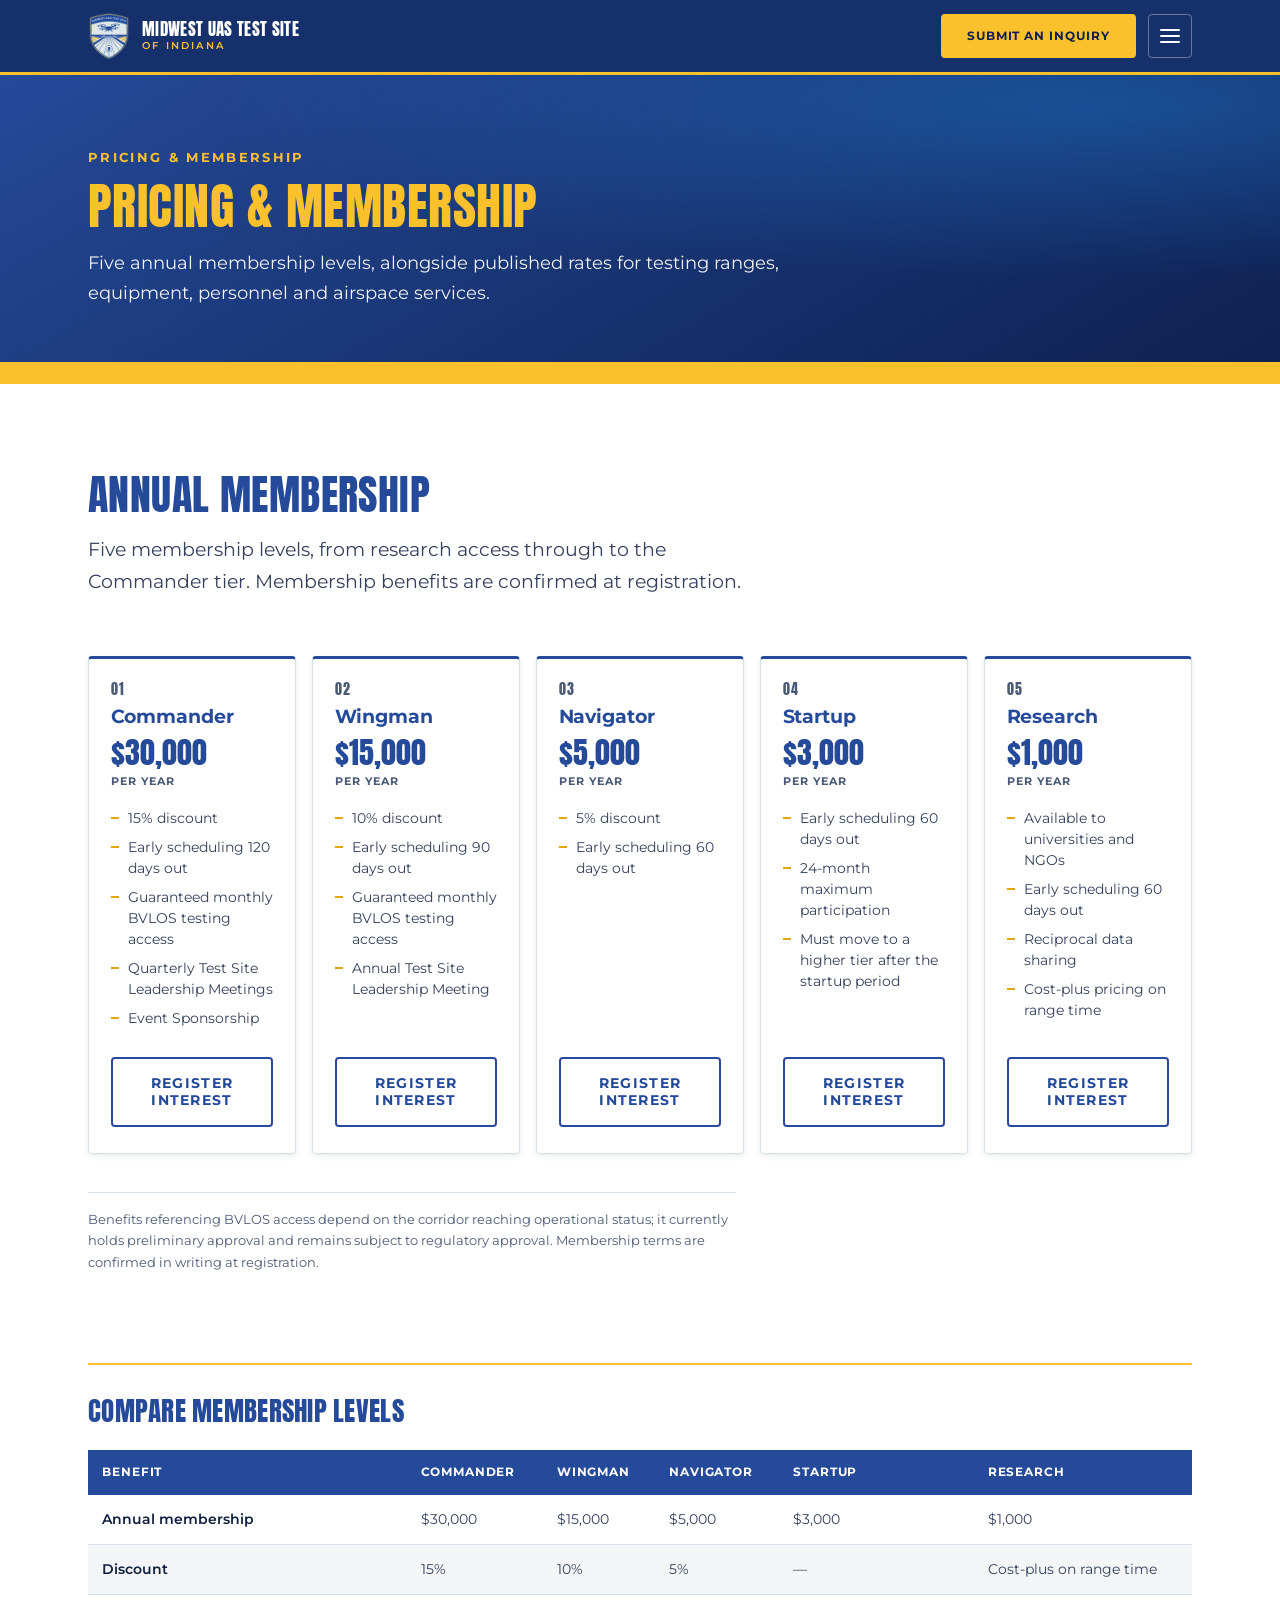
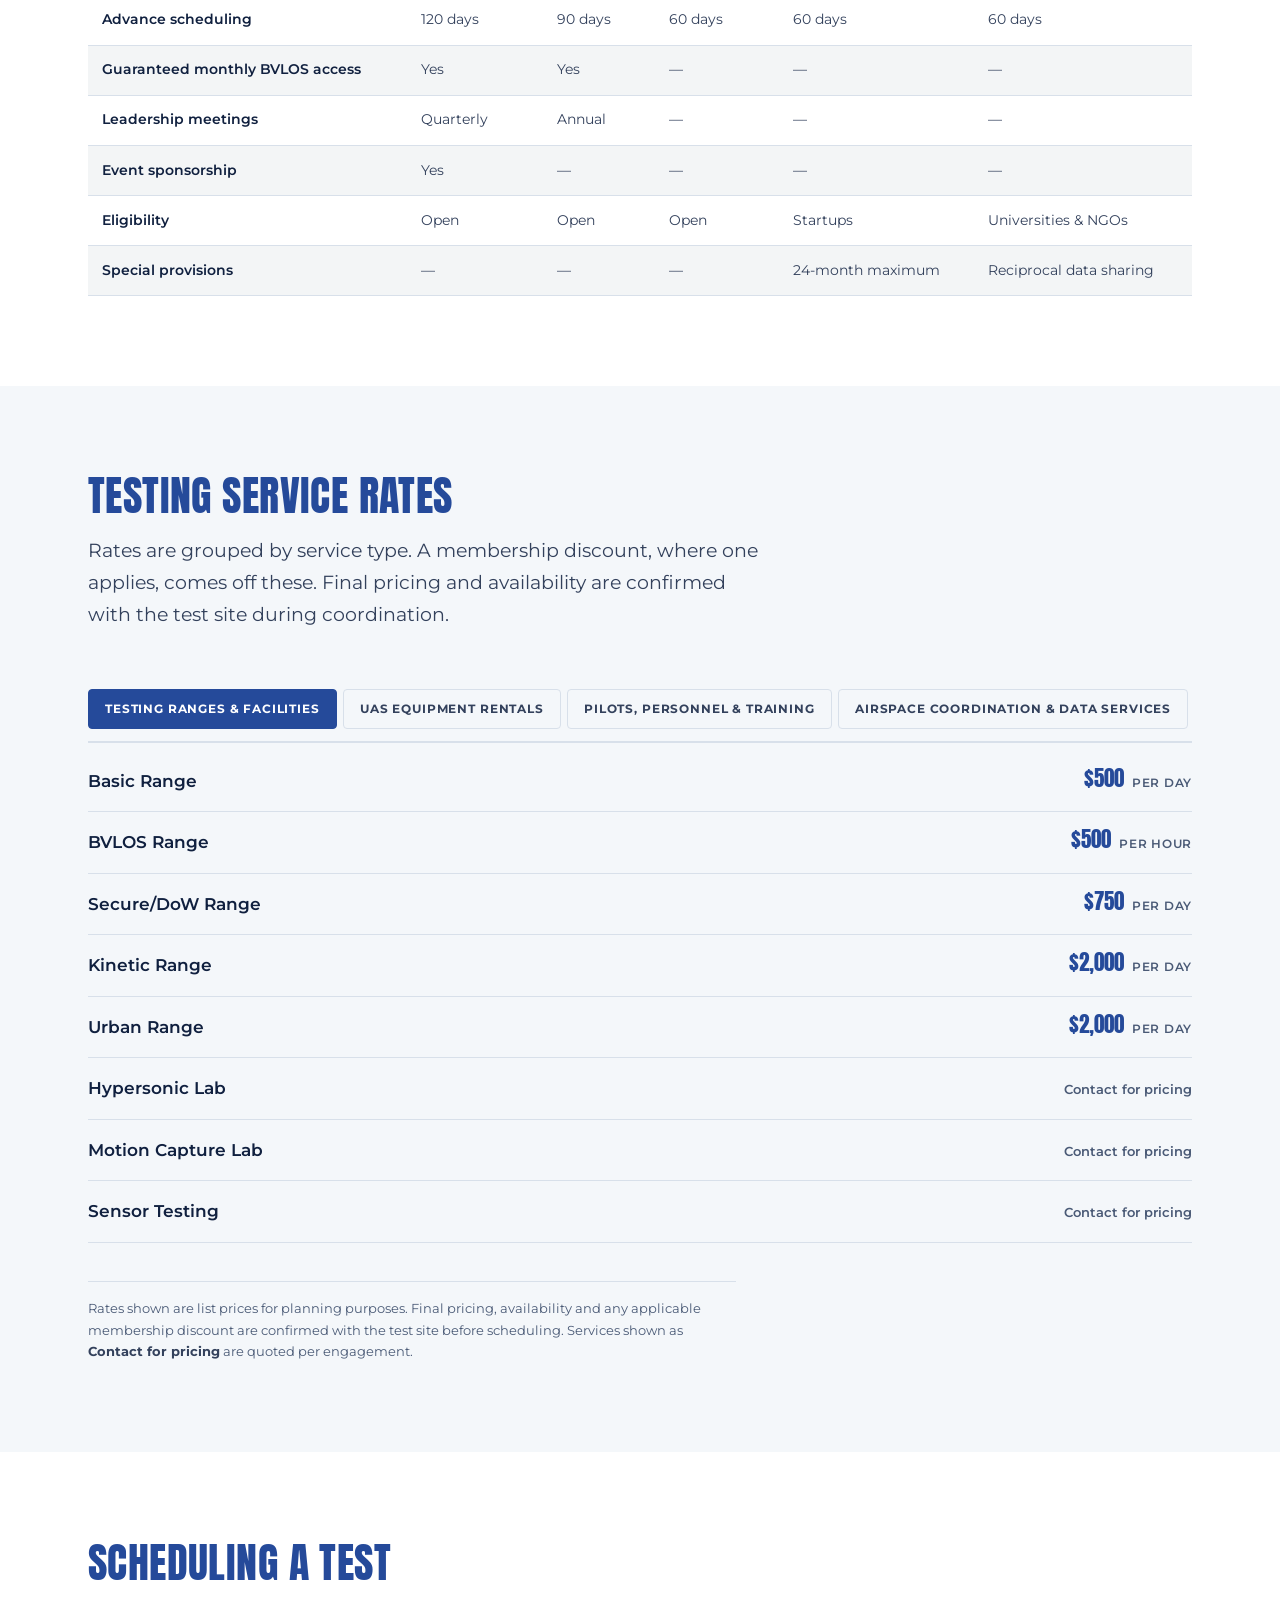
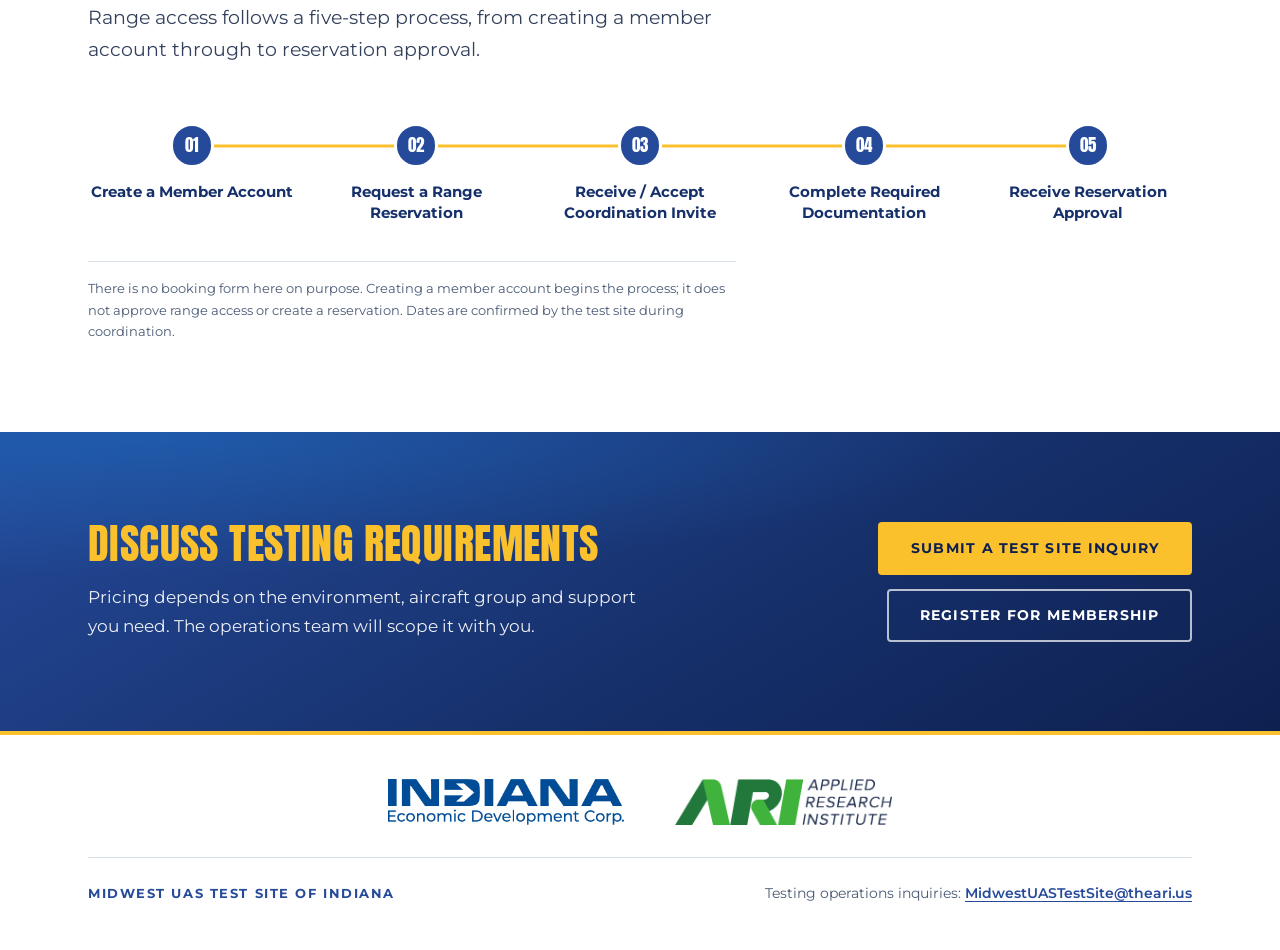
<file: pricing.html>
<!DOCTYPE html>
<html lang="en" class="no-js">
<head>
<meta charset="utf-8">
<meta name="viewport" content="width=device-width, initial-scale=1">
<script>document.documentElement.classList.remove('no-js');</script>
<title>Pricing &amp; Membership — Midwest UAS Test Site of Indiana</title>
<meta name="description" content="Five annual membership levels, published testing service rates and the five-step process for reserving range time at the Midwest UAS Test Site of Indiana.">
<link rel="canonical" href="https://www.midwestuastestsite.us/pricing">
<meta name="theme-color" content="#254A9A">

<meta property="og:type" content="website">
<meta property="og:site_name" content="Midwest UAS Test Site of Indiana">
<meta property="og:title" content="Pricing &amp; Membership — Midwest UAS Test Site of Indiana">
<meta property="og:description" content="Five annual membership levels, published testing service rates and the five-step process for reserving range time at the Midwest UAS Test Site of Indiana.">
<meta property="og:url" content="https://www.midwestuastestsite.us/pricing">

<link rel="icon" href="assets/img/favicon.svg" type="image/svg+xml">
<link rel="apple-touch-icon" href="assets/img/apple-touch-icon.png">

<link rel="preload" href="/assets/fonts/Anton-400.woff2" as="font" type="font/woff2" crossorigin>
<link rel="preload" href="/assets/fonts/Montserrat-var.woff2" as="font" type="font/woff2" crossorigin>
<link rel="stylesheet" href="assets/css/site.css?v=78">
</head>
<body>

<a class="skip-link" href="#main">Skip to main content</a>

<header class="site-header" id="siteHeader">
  <div class="wrap header-inner">
    <a class="brand" href="/" aria-label="Midwest UAS Test Site of Indiana — home">
      <img class="brand-mark" src="assets/img/logo-shield-mark.png" alt="" width="96" height="110" aria-hidden="true">
      <span class="brand-text">
        <span class="brand-line-1">Midwest UAS Test Site</span>
        <span class="brand-line-2">of Indiana</span>
      </span>
    </a>

    <div class="header-actions">
      <a class="btn btn-gold btn-sm nav-cta nav-cta-bar" href="/#contact">Submit an Inquiry</a>
      <button type="button" class="nav-toggle" id="navToggle" aria-label="Menu"
              aria-expanded="false" aria-controls="primaryNav">
        <span class="nav-toggle-bars" aria-hidden="true"><span></span><span></span><span></span></span>
      </button>
    </div>

    <nav class="primary-nav" id="primaryNav" aria-label="Primary">
      <ul>
        <li><a href="/capabilities">Capabilities</a></li>
        <li><a href="/industries">Industries</a></li>
        <li><a href="/pricing" class="is-active" aria-current="page">Pricing &amp; Scheduling</a></li>
        <li><a href="/partners">Partners</a></li>
        <li><a href="/membership">Membership</a></li>
      </ul>
      <a class="btn btn-gold btn-sm nav-cta nav-cta-drawer" href="/#contact">Submit an Inquiry</a>
    </nav>
  </div>
</header>

<main id="main">

<section class="page-hero">
  <div class="wrap">
    <p class="eyebrow eyebrow-gold">Pricing &amp; Membership</p>
    <h1 class="page-title">Pricing &amp; membership</h1>
    <p class="page-lead">Five annual membership levels, alongside published rates for testing ranges, equipment, personnel and airspace services.</p>
  </div>
  <div class="page-hero-band" aria-hidden="true"></div>
</section>

<section class="section">
  <div class="wrap">
    <header class="section-head reveal">
      <h2 class="h2">Annual membership</h2>
      <p class="section-intro-copy">Five membership levels, from research access through to the
        Commander tier. Membership benefits are confirmed at registration.</p>
    </header>

    <ul class="tier-grid">
      <li class="tier-card reveal">
        <p class="tier-num" aria-hidden="true">01</p>
        <h3 class="h4">Commander</h3>
        <p class="tier-price"><span class="tier-amount">$30,000</span><span class="tier-per">per year</span></p>
        <ul class="tier-benefits">
            <li>15% discount</li>
            <li>Early scheduling 120 days out</li>
            <li>Guaranteed monthly BVLOS testing access</li>
            <li>Quarterly Test Site Leadership Meetings</li>
            <li>Event Sponsorship</li>
        </ul>
        <a class="btn btn-outline btn-block" href="/membership">Register interest</a>
      </li>
      <li class="tier-card reveal">
        <p class="tier-num" aria-hidden="true">02</p>
        <h3 class="h4">Wingman</h3>
        <p class="tier-price"><span class="tier-amount">$15,000</span><span class="tier-per">per year</span></p>
        <ul class="tier-benefits">
            <li>10% discount</li>
            <li>Early scheduling 90 days out</li>
            <li>Guaranteed monthly BVLOS testing access</li>
            <li>Annual Test Site Leadership Meeting</li>
        </ul>
        <a class="btn btn-outline btn-block" href="/membership">Register interest</a>
      </li>
      <li class="tier-card reveal">
        <p class="tier-num" aria-hidden="true">03</p>
        <h3 class="h4">Navigator</h3>
        <p class="tier-price"><span class="tier-amount">$5,000</span><span class="tier-per">per year</span></p>
        <ul class="tier-benefits">
            <li>5% discount</li>
            <li>Early scheduling 60 days out</li>
        </ul>
        <a class="btn btn-outline btn-block" href="/membership">Register interest</a>
      </li>
      <li class="tier-card reveal">
        <p class="tier-num" aria-hidden="true">04</p>
        <h3 class="h4">Startup</h3>
        <p class="tier-price"><span class="tier-amount">$3,000</span><span class="tier-per">per year</span></p>
        <ul class="tier-benefits">
            <li>Early scheduling 60 days out</li>
            <li>24-month maximum participation</li>
            <li>Must move to a higher tier after the startup period</li>
        </ul>
        <a class="btn btn-outline btn-block" href="/membership">Register interest</a>
      </li>
      <li class="tier-card reveal">
        <p class="tier-num" aria-hidden="true">05</p>
        <h3 class="h4">Research</h3>
        <p class="tier-price"><span class="tier-amount">$1,000</span><span class="tier-per">per year</span></p>
        <ul class="tier-benefits">
            <li>Available to universities and NGOs</li>
            <li>Early scheduling 60 days out</li>
            <li>Reciprocal data sharing</li>
            <li>Cost-plus pricing on range time</li>
        </ul>
        <a class="btn btn-outline btn-block" href="/membership">Register interest</a>
      </li>
    </ul>

    <p class="note note-inline">Benefits referencing BVLOS access depend on the corridor reaching
      operational status; it currently holds preliminary approval and remains subject to regulatory
      approval. Membership terms are confirmed in writing at registration.</p>

    <h3 class="h3 rule-top">Compare membership levels</h3>
    <!-- A named <section> is an implicit landmark region; tabindex makes the
         overflow reachable by keyboard where the table is wider than the page. -->
    <section class="matrix-scroll" tabindex="0" aria-label="Membership comparison, scrollable">
      <table class="matrix">
        <thead>
          <tr><th scope="col">Benefit</th><th scope="col">Commander</th><th scope="col">Wingman</th><th scope="col">Navigator</th><th scope="col">Startup</th><th scope="col">Research</th></tr>
        </thead>
        <tbody>
          <tr><th scope="row">Annual membership</th><td>$30,000</td><td>$15,000</td><td>$5,000</td><td>$3,000</td><td>$1,000</td></tr>
          <tr><th scope="row">Discount</th><td>15%</td><td>10%</td><td>5%</td><td>—</td><td>Cost-plus on range time</td></tr>
          <tr><th scope="row">Advance scheduling</th><td>120 days</td><td>90 days</td><td>60 days</td><td>60 days</td><td>60 days</td></tr>
          <tr><th scope="row">Guaranteed monthly BVLOS access</th><td>Yes</td><td>Yes</td><td>—</td><td>—</td><td>—</td></tr>
          <tr><th scope="row">Leadership meetings</th><td>Quarterly</td><td>Annual</td><td>—</td><td>—</td><td>—</td></tr>
          <tr><th scope="row">Event sponsorship</th><td>Yes</td><td>—</td><td>—</td><td>—</td><td>—</td></tr>
          <tr><th scope="row">Eligibility</th><td>Open</td><td>Open</td><td>Open</td><td>Startups</td><td>Universities &amp; NGOs</td></tr>
          <tr><th scope="row">Special provisions</th><td>—</td><td>—</td><td>—</td><td>24-month maximum</td><td>Reciprocal data sharing</td></tr>
        </tbody>
      </table>
    </section>
  </div>
</section>

<section class="section section-capabilities">
  <div class="wrap">
    <header class="section-head reveal">
      <h2 class="h2">Testing service rates</h2>
      <p class="section-intro-copy">Rates are grouped by service type. A membership discount, where
        one applies, comes off these. Final pricing and availability are confirmed with the test
        site during coordination.</p>
    </header>

    <div class="tabs reveal" data-tabs data-tabs-label="Pricing categories">
      <div class="tab-list" hidden></div>
      <section class="tab-panel" id="panel-ranges">
        <h3 class="tab-panel-title">Testing Ranges &amp; Facilities</h3>
        <ul class="rate-list">
          <li class="rate-row">
            <span class="rate-name">Basic Range</span>
            <span class="rate-value"><span class="rate-amount">$500</span><span class="rate-unit">per day</span></span>
          </li>
          <li class="rate-row">
            <span class="rate-name">BVLOS Range</span>
            <span class="rate-value"><span class="rate-amount">$500</span><span class="rate-unit">per hour</span></span>
          </li>
          <li class="rate-row">
            <span class="rate-name">Secure/DoW Range</span>
            <span class="rate-value"><span class="rate-amount">$750</span><span class="rate-unit">per day</span></span>
          </li>
          <li class="rate-row">
            <span class="rate-name">Kinetic Range</span>
            <span class="rate-value"><span class="rate-amount">$2,000</span><span class="rate-unit">per day</span></span>
          </li>
          <li class="rate-row">
            <span class="rate-name">Urban Range</span>
            <span class="rate-value"><span class="rate-amount">$2,000</span><span class="rate-unit">per day</span></span>
          </li>
          <li class="rate-row">
            <span class="rate-name">Hypersonic Lab</span>
            <span class="rate-value"><span class="rate-tbd">Contact for pricing</span></span>
          </li>
          <li class="rate-row">
            <span class="rate-name">Motion Capture Lab</span>
            <span class="rate-value"><span class="rate-tbd">Contact for pricing</span></span>
          </li>
          <li class="rate-row">
            <span class="rate-name">Sensor Testing</span>
            <span class="rate-value"><span class="rate-tbd">Contact for pricing</span></span>
          </li>
        </ul>
      </section>
      <section class="tab-panel" id="panel-equipment">
        <h3 class="tab-panel-title">UAS Equipment Rentals</h3>
        <ul class="rate-list">
          <li class="rate-row">
            <span class="rate-name">UAS Group 1 Rental</span>
            <span class="rate-value"><span class="rate-amount">$350</span><span class="rate-unit">per day</span></span>
          </li>
          <li class="rate-row">
            <span class="rate-name">UAS Group 2 Rental</span>
            <span class="rate-value"><span class="rate-amount">$575</span><span class="rate-unit">per day</span></span>
          </li>
          <li class="rate-row">
            <span class="rate-name">UAS Group 3 Rental</span>
            <span class="rate-value"><span class="rate-amount">$750</span><span class="rate-unit">per day</span></span>
          </li>
        </ul>
      </section>
      <section class="tab-panel" id="panel-personnel">
        <h3 class="tab-panel-title">Pilots, Personnel &amp; Training</h3>
        <ul class="rate-list">
          <li class="rate-row">
            <span class="rate-name">UAS Group 1 Pilot</span>
            <span class="rate-value"><span class="rate-amount">$125</span><span class="rate-unit">per hour</span></span>
          </li>
          <li class="rate-row">
            <span class="rate-name">UAS Group 2 Pilot</span>
            <span class="rate-value"><span class="rate-amount">$155</span><span class="rate-unit">per hour</span></span>
          </li>
          <li class="rate-row">
            <span class="rate-name">UAS Group 3 Pilot</span>
            <span class="rate-value"><span class="rate-amount">$325</span><span class="rate-unit">per hour</span></span>
          </li>
          <li class="rate-row">
            <span class="rate-name">UAS Observer</span>
            <span class="rate-value"><span class="rate-amount">$50</span><span class="rate-unit">per hour</span></span>
          </li>
          <li class="rate-row">
            <span class="rate-name">Pilot Certification Course</span>
            <span class="rate-value"><span class="rate-amount">$150</span><span class="rate-unit">per student</span></span>
          </li>
        </ul>
      </section>
      <section class="tab-panel" id="panel-airspace">
        <h3 class="tab-panel-title">Airspace Coordination &amp; Data Services</h3>
        <ul class="rate-list">
          <li class="rate-row">
            <span class="rate-name">Remote COA</span>
            <span class="rate-value"><span class="rate-amount">$2,500</span><span class="rate-unit">per COA</span></span>
          </li>
          <li class="rate-row">
            <span class="rate-name">Remote COA Use</span>
            <span class="rate-value"><span class="rate-amount">$500</span><span class="rate-unit">per day / N#</span></span>
          </li>
          <li class="rate-row">
            <span class="rate-name">Data Capture Fee</span>
            <span class="rate-value"><span class="rate-amount">$300</span><span class="rate-unit">per hour</span></span>
          </li>
        </ul>
      </section>
    </div>

    <p class="note note-inline">Rates shown are list prices for planning purposes. Final pricing,
      availability and any applicable membership discount are confirmed with the test site before
      scheduling. Services shown as <strong>Contact for pricing</strong> are quoted per engagement.</p>
  </div>
</section>

<section class="section" id="schedule">
  <div class="wrap">
    <header class="section-head reveal">
      <h2 class="h2">Scheduling a test</h2>
      <p class="section-intro-copy">Range access follows a five-step process, from creating a
        member account through to reservation approval.</p>
    </header>

    <div class="process reveal" data-process>
      <div class="process-rail" aria-hidden="true"><span class="process-progress"></span></div>
      <ol class="process-list">
        <li class="process-step">
          <span class="process-num" aria-hidden="true">01</span>
          <h3 class="process-label">Create a Member Account</h3>
        </li>
        <li class="process-step">
          <span class="process-num" aria-hidden="true">02</span>
          <h3 class="process-label">Request a Range Reservation</h3>
        </li>
        <li class="process-step">
          <span class="process-num" aria-hidden="true">03</span>
          <h3 class="process-label">Receive / Accept Coordination Invite</h3>
        </li>
        <li class="process-step">
          <span class="process-num" aria-hidden="true">04</span>
          <h3 class="process-label">Complete Required Documentation</h3>
        </li>
        <li class="process-step">
          <span class="process-num" aria-hidden="true">05</span>
          <h3 class="process-label">Receive Reservation Approval</h3>
        </li>
      </ol>
    </div>

    <p class="note note-inline">There is no booking form here on purpose. Creating a member
      account begins the process; it does not approve range access or create a reservation.
      Dates are confirmed by the test site during coordination.</p>
  </div>
</section>

<section class="section cta-band">
  <div class="wrap cta-inner">
    <div>
      <h2 class="h2 h2-light">Discuss testing requirements</h2>
      <p class="cta-copy">Pricing depends on the environment, aircraft group and support you need. The operations team will scope it with you.</p>
    </div>
    <div class="cta-actions">
      <a class="btn btn-gold" href="/#contact">Submit a Test Site Inquiry</a>
      <a class="btn btn-ghost" href="/membership">Register for membership</a>
    </div>
  </div>
</section>

</main>

<footer class="site-footer">
  <div class="wrap">
    <div class="footer-logos">
      <a class="footer-logo" href="https://iedc.in.gov/" target="_blank" rel="noopener noreferrer">
        <img src="assets/img/logo-iedc.png" alt="Indiana Economic Development Corporation"
             width="738" height="144" loading="lazy" decoding="async">
      </a>
      <!-- Federal agency seals and logos are intentionally absent. Under the Test Site
           OTA, Agency and Federal Government seals, trademarks, logos, service marks and
           trade names may not be displayed without prior written permission. -->
      <a class="footer-logo" href="https://theari.us/" target="_blank" rel="noopener noreferrer">
        <img src="assets/img/logo-ari.png" alt="Applied Research Institute"
             width="458" height="97" loading="lazy" decoding="async">
      </a>
    </div>

    <div class="footer-bar">
      <p class="footer-brand">Midwest UAS Test Site of Indiana</p>
      <p class="footer-meta">
        Testing operations inquiries:
        <a href="mailto:MidwestUASTestSite@theari.us">MidwestUASTestSite@theari.us</a>
      </p>
    </div>
  </div>
</footer>

<script src="assets/js/site.js?v=78" defer></script>
</body>
</html>
</file>
<file: assets/css/site.css>
/* =====================================================================
   Midwest UAS Test Site of Indiana — Phase 1 landing page
   Brand tokens sampled directly from the IEDC print piece.
   ===================================================================== */

/* ---------- Fonts (self-hosted) ---------- */
@font-face {
  font-family: 'Anton';
  font-style: normal;
  font-weight: 400;
  font-display: swap;
  src: url('../fonts/Anton-400.woff2') format('woff2');
  unicode-range: U+0000-00FF, U+0131, U+0152-0153, U+02BB-02BC, U+02C6, U+02DA, U+02DC,
                 U+0304, U+0308, U+0329, U+2000-206F, U+20AC, U+2122, U+2191, U+2193,
                 U+2212, U+2215, U+FEFF, U+FFFD;
}
@font-face {
  font-family: 'Montserrat';
  font-style: normal;
  font-weight: 100 900;
  font-display: swap;
  src: url('../fonts/Montserrat-var.woff2') format('woff2');
  unicode-range: U+0000-00FF, U+0131, U+0152-0153, U+02BB-02BC, U+02C6, U+02DA, U+02DC,
                 U+0304, U+0308, U+0329, U+2000-206F, U+20AC, U+2122, U+2191, U+2193,
                 U+2212, U+2215, U+FEFF, U+FFFD;
}

/* ---------- Tokens ---------- */
:root {
  /* Core brand — sampled from the print PDF */
  --blue:        #254A9A;   /* IEDC primary blue */
  --blue-deep:   #16306B;
  --blue-night:  #0E2050;
  --blue-mid:    #1D6FC3;   /* hero gradient blue */
  --gold:        #FBC12C;   /* IEDC gold */
  --gold-deep:   #E3A70E;
  --mist:        #E0E7E9;   /* light blue-grey from the shield */

  --paper:       #FFFFFF;
  --paper-alt:   #F4F7FA;
  --ink:         #10203F;
  --ink-soft:    #33415C;
  --ink-muted:   #4A5A76;
  --line:        #D8E0EA;

  /* Caveat badge ("In development"). Amber reads as a qualifier rather than a
     feature, and this pairing is 6.4:1 — the brand gold on white is only 2.1:1
     and cannot carry text. */
  --warn-bg:     #FFF3D1;
  --warn-ink:    #7A4F00;

  --wrap:        1200px;
  --gutter:      clamp(1.25rem, 4vw, 3rem);

  --radius:      4px;
  --radius-lg:   8px;

  --step:        clamp(3.5rem, 7vw, 6.5rem);   /* vertical section rhythm */

  --shadow-sm:   0 1px 2px rgba(16, 32, 63, .06), 0 2px 8px rgba(16, 32, 63, .06);
  --shadow-md:   0 4px 12px rgba(16, 32, 63, .08), 0 12px 32px rgba(16, 32, 63, .10);

  --ease:        cubic-bezier(.22, .61, .36, 1);

  --icon-external: url("data:image/svg+xml,%3Csvg xmlns='http://www.w3.org/2000/svg' viewBox='0 0 24 24' fill='none' stroke='%23000' stroke-width='2.5' stroke-linecap='round' stroke-linejoin='round'%3E%3Cpath d='M7 17 17 7'/%3E%3Cpath d='M8 7h9v9'/%3E%3C/svg%3E");
}

/* ---------- Reset ---------- */
*, *::before, *::after { box-sizing: border-box; }
html { -webkit-text-size-adjust: 100%; scroll-behavior: smooth; }
body {
  margin: 0;
  font-family: 'Montserrat', -apple-system, BlinkMacSystemFont, 'Segoe UI', Roboto, Helvetica, Arial, sans-serif;
  font-size: clamp(1rem, .97rem + .16vw, 1.0625rem);
  line-height: 1.68;
  color: var(--ink);
  background: var(--paper);
  -webkit-font-smoothing: antialiased;
  text-rendering: optimizeLegibility;
}
img { max-width: 100%; height: auto; display: block; }
h1, h2, h3, h4, p, ul, ol, figure, blockquote { margin: 0; }
ul, ol { padding: 0; list-style: none; }
a { color: inherit; }

/* Scroll-margin so sticky header never covers anchored headings */
[id] { scroll-margin-top: 6.5rem; }

/* ---------- Utilities ---------- */
.wrap { width: 100%; max-width: var(--wrap); margin-inline: auto; padding-inline: var(--gutter); }

.sr-only {
  position: absolute; width: 1px; height: 1px; padding: 0; margin: -1px;
  overflow: hidden; clip: rect(0 0 0 0); clip-path: inset(50%); white-space: nowrap; border: 0;
}

.skip-link {
  position: absolute; left: 50%; top: 0; transform: translate(-50%, -120%);
  z-index: 200; background: var(--gold); color: var(--blue-night);
  font-weight: 700; padding: .75rem 1.25rem; border-radius: 0 0 var(--radius) var(--radius);
  text-decoration: none; transition: transform .18s var(--ease);
}
.skip-link:focus { transform: translate(-50%, 0); }

:where(a, button, input, select, textarea, summary):focus-visible {
  outline: 3px solid var(--gold);
  outline-offset: 3px;
  border-radius: 2px;
}
.section-quotes :focus-visible,
.section-contact :focus-visible,
.site-header :focus-visible { outline-color: var(--gold); }

/* ---------- Type scale ---------- */
.h2, .h3, .hero-title, .hero-sub, .h4,
.stat-num, .form-title, .brand-line-1 {
  font-family: 'Anton', 'Arial Narrow', Impact, sans-serif;
  font-weight: 400;
  text-transform: uppercase;
  letter-spacing: .01em;
  line-height: .95;
}

.h2 {
  font-size: clamp(1.75rem, 1.35rem + 1.7vw, 2.6rem);
  line-height: 1.02;
  color: var(--blue);
  margin-bottom: 1.1rem;
  text-wrap: balance;
}
.h2-light { color: var(--gold); }

.h3 {
  font-size: clamp(1.3rem, 1.15rem + .7vw, 1.7rem);
  line-height: 1.05;
  color: var(--blue);
  margin-bottom: 1.5rem;
}

/* Card and group titles read better in the body face at this size —
   heavy condensed caps get hard to scan below about 20px. */
.h4 {
  font-family: 'Montserrat', sans-serif;
  font-weight: 700;
  text-transform: none;
  letter-spacing: -.005em;
  font-size: clamp(1.0625rem, 1rem + .28vw, 1.1875rem);
  color: var(--blue);
  line-height: 1.3;
  margin-bottom: .5rem;
}

.eyebrow {
  font-size: .8125rem;
  font-weight: 700;
  letter-spacing: .18em;
  text-transform: uppercase;
  margin-bottom: .85rem;
}
.eyebrow-gold  { color: var(--gold); }
/* Gold on a light background is ~1.75:1 and fails AA. Light sections use this. */
.eyebrow-blue  { color: var(--blue); }
.eyebrow-light { color: rgba(255, 255, 255, .92); }

.prose p + p { margin-top: 1.05rem; }
.prose strong { font-weight: 700; color: var(--blue-deep); }

.rule-top {
  padding-top: 2rem;
  border-top: 2px solid var(--gold);
  margin-top: var(--step);
}

/* ---------- Buttons ---------- */
.btn {
  --btn-bg: var(--gold);
  --btn-fg: var(--blue-night);
  display: inline-flex; align-items: center; justify-content: center; gap: .5rem;
  font-family: 'Montserrat', sans-serif;
  font-size: .875rem; font-weight: 700; letter-spacing: .09em; text-transform: uppercase;
  line-height: 1.2; text-align: center; text-decoration: none;
  padding: 1rem 1.9rem; border: 2px solid transparent; border-radius: var(--radius);
  background: var(--btn-bg); color: var(--btn-fg); cursor: pointer;
  transition: background-color .18s var(--ease), color .18s var(--ease),
              border-color .18s var(--ease), transform .18s var(--ease);
}
.btn:hover { transform: translateY(-2px); }
.btn:active { transform: translateY(0); }

.btn-gold  { background: var(--gold); color: var(--blue-night); border-color: var(--gold); }
.btn-gold:hover { background: var(--gold-deep); border-color: var(--gold-deep); }

.btn-ghost { background: transparent; color: #fff; border-color: rgba(255, 255, 255, .7); }
.btn-ghost:hover { background: rgba(255, 255, 255, .12); border-color: #fff; }

.btn-sm { padding: .8rem 1.5rem; font-size: .75rem; letter-spacing: .08em; }
.btn-block { width: 100%; }

/* ============================================================
   HEADER
   ============================================================ */
.site-header {
  position: sticky; top: 0; z-index: 100;
  background: var(--blue-deep);
  border-bottom: 3px solid var(--gold);
  transition: background-color .25s var(--ease), box-shadow .25s var(--ease);
}
.site-header.is-stuck { box-shadow: 0 6px 24px rgba(14, 32, 80, .28); }

.header-inner {
  /* Positioned so the drawer can hang from it: `right: var(--gutter)` then
     lands on the content edge, lining the panel up with the menu button
     rather than with the viewport. */
  position: relative;
  display: flex; align-items: center; justify-content: space-between;
  gap: 1rem; min-height: 4.5rem;
}

.brand { display: flex; align-items: center; gap: .75rem; text-decoration: none; color: #fff; }
.brand-mark { width: 42px; height: auto; flex: none; }
.brand-text { display: flex; flex-direction: column; line-height: 1; }
/* The wordmark is a name, not a sentence — letting it wrap turns it into
   three stacked fragments as the nav tightens. */
.brand-line-1, .brand-line-2 { white-space: nowrap; }
.brand-line-1 {
  font-size: 1.0625rem; letter-spacing: .02em; color: #fff;
}
.brand-line-2 {
  font-size: .625rem; font-weight: 600; letter-spacing: .22em;
  text-transform: uppercase; color: var(--gold); margin-top: .22rem;
}

/* The bar carries the wordmark, the gold CTA and the menu button; every
   destination lives in the drawer, at every width. Six pages plus the CTA
   will not sit beside the wordmark until about 1150px, so a row nav would
   collapse on most laptops anyway — one drawer behaves the same everywhere
   and there is only one layout to get right. */
.header-actions { display: flex; align-items: center; gap: .75rem; }

.nav-toggle {
  display: flex; align-items: center; justify-content: center;
  width: 2.75rem; height: 2.75rem; padding: 0;
  background: transparent; border: 1px solid rgba(255, 255, 255, .35);
  border-radius: var(--radius); cursor: pointer;
  color: #fff;
  transition: background-color .18s var(--ease), border-color .18s var(--ease);
}
.nav-toggle:hover { background: rgba(255, 255, 255, .08); border-color: rgba(255, 255, 255, .6); }
.nav-toggle[aria-expanded="true"] { background: rgba(255, 255, 255, .1); border-color: var(--gold); }

.nav-toggle-bars { display: block; width: 1.25rem; flex: none; }
.nav-toggle-bars span {
  display: block; height: 2px; background: #fff; border-radius: 2px;
  transition: transform .22s var(--ease), opacity .18s var(--ease);
}
.nav-toggle-bars span + span { margin-top: 4px; }
.nav-toggle[aria-expanded="true"] .nav-toggle-bars span:nth-child(1) { transform: translateY(6px) rotate(45deg); }
.nav-toggle[aria-expanded="true"] .nav-toggle-bars span:nth-child(2) { opacity: 0; }
.nav-toggle[aria-expanded="true"] .nav-toggle-bars span:nth-child(3) { transform: translateY(-6px) rotate(-45deg); }

.primary-nav {
  position: absolute; top: 100%; right: var(--gutter);
  width: min(21rem, calc(100vw - var(--gutter) * 2));
  display: none; flex-direction: column; align-items: stretch;
  background: var(--blue-deep);
  border: 1px solid rgba(255, 255, 255, .14);
  border-top: none;
  border-bottom: 3px solid var(--gold);
  border-radius: 0 0 var(--radius) var(--radius);
  padding: .5rem 1.4rem 1.4rem;
  box-shadow: 0 22px 44px rgba(14, 32, 80, .42);
  /* Six links and a button overrun a short landscape phone, and the panel
     hangs off a sticky header, so it cannot be scrolled to. Cap it against
     what is left below the bar and let the panel itself scroll. */
  max-height: calc(100vh - 4.5rem - 3px);
  max-height: calc(100dvh - 4.5rem - 3px);
  overflow-y: auto;
}
.primary-nav.is-open { display: flex; }

.primary-nav > ul { display: flex; flex-direction: column; align-items: stretch; }
/* Scoped to the list, not to every link in the nav: as `.primary-nav a` this
   set `display: block` on the gold CTA too, which outranks `.nav-cta-drawer`
   and put a second copy of it on screen beside the one in the bar. */
.primary-nav > ul a {
  display: block; padding: .95rem 0;
  font-size: .9375rem; font-weight: 600; letter-spacing: .04em;
  color: rgba(255, 255, 255, .88); text-decoration: none;
  border-bottom: 1px solid rgba(255, 255, 255, .14);
  transition: color .16s var(--ease), border-color .16s var(--ease);
}
.primary-nav > ul a:hover { color: #fff; border-bottom-color: var(--gold); }
.primary-nav > ul a.is-active { color: var(--gold); border-bottom-color: var(--gold); }
/* The panel edge already closes the list; a rule under the last item just
   floats above the padding. Hover and current-page still paint their own. */
.primary-nav > ul li:last-child a:not(:hover):not(.is-active) { border-bottom-color: transparent; }

/* Higher specificity than `.primary-nav a`, which would otherwise repaint the
   gold CTA's label white and flatten its padding to the nav-link value —
   leaving the button with no horizontal padding at all. */
.primary-nav .nav-cta {
  color: var(--blue-night);
  border-bottom: none;
  padding: .8rem 1.5rem;
  margin-top: 1.15rem;
}
.primary-nav .nav-cta:hover { color: var(--blue-night); border-bottom-color: transparent; }

/* One CTA is visible at a time, never both: below 560px the bar has no room
   for it beside the wordmark and the menu button, so the drawer's copy takes
   over. `display: none` keeps the hidden one out of the tab order and out of
   the accessibility tree, so the link is never announced twice. */
.nav-cta-drawer { display: none; }
@media (max-width: 559px) {
  .nav-cta-bar { display: none; }
  .nav-cta-drawer { display: block; text-align: center; }
  /* Full-bleed drawer on a phone — a floating card wastes the width. */
  .primary-nav {
    right: 0; left: 0; width: auto;
    border-inline: none; border-radius: 0;
    padding-inline: var(--gutter);
  }
}
/* Without JS the button cannot open anything, and the drawer is the only
   navigation there is — so the panel unfolds into a wrapping row under the
   bar and the button goes away. The nav is reachable before a byte of
   script runs, which is the whole point of the no-js class. */
.no-js .header-inner { flex-wrap: wrap; }
.no-js .nav-toggle,
.no-js .nav-cta-drawer { display: none; }
.no-js .primary-nav {
  position: static; display: block; width: 100%;
  max-height: none; overflow: visible;
  border: none; border-radius: 0; box-shadow: none;
  padding: 0 0 .6rem;
}
.no-js .primary-nav > ul {
  flex-direction: row; flex-wrap: wrap; align-items: center;
  gap: 0 1.5rem;
}
.no-js .primary-nav > ul a {
  padding: .35rem 0;
  font-size: .8125rem; letter-spacing: .06em; text-transform: uppercase;
  border-bottom: 2px solid transparent;
}
.no-js .primary-nav > ul a.is-active { border-bottom-color: var(--gold); }

/* ============================================================
   HERO
   ============================================================ */
.hero { position: relative; isolation: isolate; background: var(--blue-deep); overflow: hidden; }

.hero-media {
  position: absolute; inset: 0; z-index: -2;
  width: 100%; height: 100%;
  object-fit: cover;
  object-position: 50% center;   /* drone centred on narrow screens */
}
@media (min-width: 900px) {
  /* Shift the crop so the aircraft sits right of the headline column */
  .hero-media { object-position: 30% center; }
}
.hero-scrim {
  position: absolute; inset: 0; z-index: -1;
  background:
    linear-gradient(100deg,
      rgba(14, 32, 80, .97) 0%,
      rgba(19, 45, 108, .93) 34%,
      rgba(27, 66, 143, .72) 58%,
      rgba(29, 111, 195, .38) 100%),
    linear-gradient(to top, rgba(14, 32, 80, .85) 0%, rgba(14, 32, 80, 0) 42%);
}

.hero-inner {
  position: relative;
  padding-block: clamp(4rem, 9vw, 8rem) clamp(4.5rem, 9vw, 7.5rem);
  max-width: calc(var(--wrap) + var(--gutter) * 2);
}

.hero-title {
  font-size: clamp(2.75rem, 1.7rem + 4.2vw, 5rem);
  line-height: .92;
  color: var(--gold);
  margin-bottom: 1rem;
  text-shadow: 0 3px 22px rgba(6, 18, 46, .45);
}
.hero-sub {
  font-family: 'Montserrat', sans-serif;
  font-weight: 600;
  text-transform: none;
  letter-spacing: 0;
  line-height: 1.35;
  font-size: clamp(1.0625rem, .95rem + .5vw, 1.375rem);
  color: rgba(255, 255, 255, .95);
  max-width: 30ch;
  margin-bottom: 1.35rem;
  text-shadow: 0 2px 14px rgba(6, 18, 46, .4);
}
.hero-lead {
  max-width: 50ch;
  text-wrap: pretty;          /* no one-word last line under the headline */
  color: rgba(255, 255, 255, .92);
  font-size: clamp(1rem, .96rem + .25vw, 1.125rem);
  margin-bottom: 2.25rem;
  text-shadow: 0 1px 10px rgba(6, 18, 46, .45);
}
.hero-actions { display: flex; flex-wrap: wrap; align-items: center; gap: .9rem; }

/* Gold brand band closing the hero. Purely decorative — height is set here
   because it carries no content to size it. */
.hero-stat {
  position: relative;
  height: clamp(18px, 2.4vw, 30px);
  background: var(--gold);
}

/* ============================================================
   SECTIONS
   ============================================================ */
.section { padding-block: var(--step); }
.section-intro { background: var(--paper); }

.grid-2 { display: grid; gap: clamp(2.5rem, 5vw, 4.5rem); }
@media (min-width: 900px) { .grid-2 { grid-template-columns: 1fr 1fr; } }

.section-head { max-width: 62ch; margin-bottom: clamp(2.5rem, 4.5vw, 3.75rem); }
.section-intro-copy { color: var(--ink-soft); font-size: clamp(1rem, .96rem + .3vw, 1.1875rem); }

/* Stat block (Why Indiana) */
.stat-block {
  display: flex; align-items: center; gap: 1.1rem;
  padding: 1.25rem 1.4rem; margin-bottom: 2.25rem;
  background: var(--paper-alt);
  border-left: 4px solid var(--gold);
  border-radius: 0 var(--radius) var(--radius) 0;
}
.stat-num {
  font-size: clamp(2.75rem, 2.1rem + 2.4vw, 4rem); line-height: .78;
  color: var(--gold); flex: none;
  -webkit-text-stroke: 1px var(--gold-deep);
}
.stat-copy { display: flex; flex-direction: column; }
.stat-lead {
  font-family: 'Anton', sans-serif; text-transform: uppercase; letter-spacing: .02em;
  font-size: clamp(1.15rem, 1rem + .6vw, 1.5rem); color: var(--blue); line-height: 1;
}
.stat-tail {
  font-size: .875rem; font-weight: 600; letter-spacing: .05em; text-transform: uppercase;
  color: var(--ink-soft); margin-top: .3rem; line-height: 1.4;
}

/* Feature list */
/* Repeated dividers stay quiet; gold is kept for section-level accents
   so it reads as emphasis rather than as the default rule colour. */
.feature-list li { padding-block: 1.35rem; border-top: 1px solid var(--line); }
.feature-list li:first-child { border-top: 2px solid var(--gold); }
.feature-list p { color: var(--ink-soft); }

/* Cards */
.card-grid { display: grid; gap: 1.25rem; }
@media (min-width: 640px)  { .card-grid-3, .card-grid-4 { grid-template-columns: repeat(2, 1fr); } }
@media (min-width: 1000px) { .card-grid-3 { grid-template-columns: repeat(3, 1fr); } }
@media (min-width: 1100px) { .card-grid-4 { grid-template-columns: repeat(4, 1fr); } }

.card {
  background: var(--paper);
  border: 1px solid var(--line);
  border-top: 3px solid var(--blue);
  border-radius: var(--radius);
  padding: 1.6rem 1.5rem 1.75rem;
  box-shadow: var(--shadow-sm);
  transition: transform .22s var(--ease), box-shadow .22s var(--ease), border-top-color .22s var(--ease);
}
.card:hover { transform: translateY(-4px); box-shadow: var(--shadow-md); border-top-color: var(--gold); }
.card p { color: var(--ink-soft); font-size: .9375rem; }
.card-accent { border-top-color: var(--gold); }
.card-accent:hover { border-top-color: var(--blue); }

/* A card that is itself a link. The anchor carries the card, so the whole
   box is the hit area and the lift on hover is a promise it keeps.
   The grid stretches the <li> to the row's height; without these the anchor
   stops at its own content and the bottom of a short card is dead to the
   pointer while still lifting on hover. */
.card-grid > li:has(> .card-link) { display: flex; }
.card-link {
  flex: 1;
  display: block;
  text-decoration: none; color: inherit;
  position: relative;
}
.card-link .h4 { color: var(--blue-deep); transition: color .22s var(--ease); }
.card-link:hover .h4,
.card-link:focus-visible .h4 { color: var(--blue); }
/* The arrow is drawn, not written: a "read more" in every card repeats the
   same three words down the row, and the heading already says where it goes. */
.card-link::after {
  content: "\2192";
  position: absolute; right: 1.5rem; bottom: 1.2rem;
  font-size: 1.125rem; line-height: 1; color: var(--gold-deep);
  opacity: 0; transform: translateX(-.35rem);
  transition: opacity .22s var(--ease), transform .22s var(--ease);
}
.card-link:hover::after,
.card-link:focus-visible::after { opacity: 1; transform: translateX(0); }
/* Room for it, so the arrow never lands on the last line of copy. */
.card-link p { padding-right: 1.6rem; }

/* A heading with its action on the right, sharing one rule. The action sits
   with the thing it acts on rather than at the foot of the list, so it is in
   view before the cards are read rather than after.
   It wraps below the heading when the two no longer fit, which on a phone is
   immediately — a button squeezed beside a heading is worse than one under
   it. */
.section-bar {
  display: flex; align-items: center; justify-content: space-between;
  flex-wrap: wrap; gap: .9rem 1.5rem;
}
.section-bar > .h3 { margin: 0; }
/* The button is taller than the heading's line box, so the bar's auto height
   left it overhanging the grid by a few pixels. This both separates them and
   fixes the overlap. */
.section-bar + .card-grid { margin-top: clamp(1.25rem, 2.5vw, 1.75rem); }

@media (prefers-reduced-motion: reduce) {
  .card-link::after { transition: opacity .22s var(--ease); transform: none; }
  .card-link:hover::after, .card-link:focus-visible::after { transform: none; }
}

/* Image band */
.band {
  height: clamp(180px, 26vw, 320px);
  background-image: url('../img/hero-uav.jpg');
  background-size: cover;
  background-position: center 38%;
  background-repeat: no-repeat;
  background-color: var(--blue-night);
}

.section-capabilities { background: var(--paper-alt); }

/* ============================================================
   QUOTES
   ============================================================ */
/* Starts at the exact colour the launch section above it ends on, so the two
   read as one field with no seam. It was the other way round before — this
   section opened on bright --blue with a radial highlight near its top edge,
   which no amount of fading from above could meet. */
.section-quotes {
  background:
    radial-gradient(130% 85% at 78% 62%, rgba(29, 111, 195, .42) 0%, rgba(29, 111, 195, 0) 62%),
    linear-gradient(to bottom, var(--blue-night) 0%, var(--blue-deep) 42%, var(--blue) 100%);
  color: #fff;
}
.quotes-head { max-width: 46ch; margin-bottom: clamp(2rem, 4vw, 3.25rem); }

/* ---------- Speaker cards ----------
   Sized by content, not by a fixed column count: two speakers sit side by
   side, three fit a row, four wrap to two rows of two. The quotes are
   verbatim and vary in length, so the cards stretch to a common height
   rather than the longest quote being clipped to fit. */
.speaker-grid {
  display: grid; gap: clamp(1.25rem, 2.4vw, 2rem);
  grid-template-columns: repeat(auto-fit, minmax(min(23rem, 100%), 1fr));
  align-items: stretch;
}

.speaker {
  display: flex; flex-direction: column;
  background: rgba(255, 255, 255, .06);
  border: 1px solid rgba(255, 255, 255, .15);
  border-top: 3px solid var(--gold);
  border-radius: var(--radius);
  overflow: hidden;
  transition: background-color .25s var(--ease), border-color .25s var(--ease);
}
.speaker:hover { background: rgba(255, 255, 255, .09); border-color: rgba(255, 255, 255, .26); }

/* A portrait is optional. When one is on file it sits between the quote and
   the attribution, so the face introduces the name directly under it; when
   none is, the card is a pull quote and nothing hints that something is
   missing — no silhouette, no grey box.

   The crops are 3:2 but not all the same pixel size (one source was too small
   to reach the others' width), so the ratio is pinned here and object-fit
   keeps every card's band identical whatever the file measures. */
.speaker-portrait {
  flex: none;
  aspect-ratio: 3 / 2;
  overflow: hidden;
  background: var(--blue-night);
  border-top: 1px solid rgba(255, 255, 255, .15);
}
.speaker-portrait img {
  width: 100%; height: 100%;
  object-fit: cover; object-position: center;
  transition: transform .5s var(--ease);
}
.speaker:hover .speaker-portrait img { transform: scale(1.03); }

.speaker-body {
  position: relative;
  /* flex:1 so the quote block absorbs whatever height the grid gave the card.
     Everything below it — photograph, then attribution — is pushed to a
     common line across the row, so cards whose quotes differ in length still
     put their faces and their names at the same height. */
  flex: 1;
  display: flex; flex-direction: column;
  padding: 2.5rem 1.6rem 1.5rem;
}
.speaker-body::before {
  content: "\201C";
  position: absolute; top: .1rem; left: 1.3rem;
  font-family: Georgia, 'Times New Roman', serif;
  font-size: 4.5rem; line-height: 1; color: var(--gold); opacity: .85;
}

.speaker-quote p {
  font-size: clamp(1rem, .96rem + .3vw, 1.125rem);
  line-height: 1.65; color: rgba(255, 255, 255, .95);
  text-wrap: pretty;
}

/* Outside .speaker-body now that the photograph sits between them, so it
   carries its own gutters rather than inheriting the body's. */
.speaker-id {
  flex: none;
  display: flex; flex-direction: column; gap: .2rem;
  padding: 1.1rem 1.6rem 1.5rem;
  border-top: 1px solid rgba(255, 255, 255, .2);
}
/* Without a photograph there is no band to separate quote from attribution,
   so the rule above it does that job and the body stops short of the foot. */
.speaker:not(.speaker-has-photo) .speaker-body { padding-bottom: .4rem; }
.speaker-has-photo .speaker-id { border-top: none; }
.speaker-name {
  font-size: .9375rem; font-weight: 700; letter-spacing: .02em;
  color: #fff;
}
.speaker-role {
  font-size: .75rem; font-weight: 600; letter-spacing: .12em; text-transform: uppercase;
  color: var(--gold);
}

/* ============================================================
   LAUNCH RECAP VIDEO
   ============================================================ */
/* Night blue for most of its height, then easing into the colour the quotes
   gradient below starts from, so the two dark sections meet without a seam
   and read as one chapter — the launch, then what was said about it. The
   fade is held off until 72% so the video itself stays on the flat dark
   field its border was judged against. */
.section-launch { background: var(--blue-night); color: #fff; }
/* The video needs less air under it than a text section does; the quotes
   section's own top padding carries the rest of the gap. */
.section-launch { padding-bottom: clamp(1.75rem, 3.5vw, 3rem); }
.section-launch :focus-visible { outline-color: var(--gold); }

.launch-head { max-width: 58ch; margin-bottom: clamp(2rem, 4vw, 3rem); }
.launch-lead {
  margin-top: 1.1rem;
  font-size: clamp(1rem, .96rem + .3vw, 1.125rem);
  line-height: 1.7; color: rgba(255, 255, 255, .86);
  text-wrap: pretty;
}

/* Full content width, so the frame's left edge lines up with the heading
   above it. Centring it inside a narrower cap put the video on one axis and
   the type on another, which read as two unrelated blocks. */
/* Under the video and the same width as it, so the two read as one block.
   .launch-video is the full content width, so the button matching it just
   means btn-block inside the same wrap. */
.launch-actions { margin-top: clamp(.9rem, 1.8vw, 1.25rem); }

.launch-video { width: 100%; margin-inline: auto; }

/* aspect-ratio on the wrapper, iframe absolutely filling it. The ratio is
   reserved before the frame loads, so the page never jumps, and 16:9 is
   exact at every width rather than approximated by a padding hack. */
.launch-frame {
  position: relative;
  aspect-ratio: 16 / 9;
  overflow: hidden;
  background: #000;
  border: 1px solid rgba(255, 255, 255, .18);
  border-radius: var(--radius-lg);
  box-shadow: 0 18px 50px rgba(0, 0, 0, .45);
}
.launch-frame iframe {
  position: absolute; inset: 0;
  width: 100%; height: 100%;
  border: 0;
  display: block;
}

/* ============================================================
   CONTACT
   ============================================================ */
.section-contact {
  background:
    radial-gradient(110% 80% at 10% 0%, rgba(29, 111, 195, .5) 0%, rgba(29, 111, 195, 0) 60%),
    linear-gradient(150deg, var(--blue) 0%, var(--blue-deep) 58%, var(--blue-night) 100%);
  color: #fff;
}
.contact-layout { display: grid; gap: clamp(2.25rem, 4vw, 4rem); align-items: start; }
@media (min-width: 940px) { .contact-layout { grid-template-columns: 1fr 1fr; } }

.contact-copy { color: rgba(255, 255, 255, .92); max-width: 50ch; margin-bottom: 2rem; }

.poc { padding-top: 1.5rem; border-top: 2px solid var(--gold); }
.poc-label {
  font-size: .75rem; font-weight: 700; letter-spacing: .18em; text-transform: uppercase;
  color: var(--gold); margin-bottom: .4rem;
}
.poc-email a {
  font-size: 1.125rem; font-weight: 600;
  color: #fff; text-decoration-color: var(--gold); text-underline-offset: 4px;
}
.poc-email a:hover { color: var(--gold); }

/* Form */
.contact-form-wrap {
  background: rgba(255, 255, 255, .07);
  border: 1px solid rgba(255, 255, 255, .18);
  border-radius: var(--radius-lg);
  padding: clamp(1.5rem, 3vw, 2.25rem);
  backdrop-filter: blur(2px);
}
.form-title { font-size: 1.5rem; color: var(--gold); margin-bottom: 1.5rem; }

.field { margin-bottom: 1.1rem; }
.field label {
  display: block; font-size: .75rem; font-weight: 700; letter-spacing: .12em;
  text-transform: uppercase; color: rgba(255, 255, 255, .88); margin-bottom: .45rem;
}
.req { color: var(--gold); }

.field input, .field select, .field textarea {
  width: 100%; font-family: inherit; font-size: 1rem; color: var(--ink);
  padding: .8rem .9rem;
  background: #fff;
  border: 2px solid transparent; border-radius: var(--radius);
  transition: border-color .16s var(--ease), box-shadow .16s var(--ease);
}
.field textarea { resize: vertical; min-height: 6.5rem; }
.field input:hover, .field select:hover, .field textarea:hover { border-color: rgba(251, 193, 44, .6); }
.field .error {
  margin-top: .4rem; font-size: .8125rem; font-weight: 600; color: #FFD97A;
}
.field.has-error input, .field.has-error textarea, .field.has-error select {
  border-color: #FF9A8B;
}

/* Honeypot: off-canvas rather than display:none, which more bots now skip. */
.hp {
  position: absolute; left: -9999px; top: auto;
  width: 1px; height: 1px; overflow: hidden;
}

.form-note {
  margin-top: 1rem; font-size: .875rem; min-height: 1.4em;
  color: rgba(255, 255, 255, .9);
}
.form-note.is-ok { color: var(--gold); font-weight: 600; }
.form-note.is-err { color: #FFD97A; font-weight: 600; }

/* ============================================================
   FOOTER
   ============================================================ */
.site-footer { background: var(--paper); border-top: 4px solid var(--gold); padding-block: 2.75rem; }

.footer-logos {
  display: flex; flex-wrap: wrap; align-items: center; justify-content: center;
  gap: clamp(1.5rem, 4vw, 3.25rem);
  padding-bottom: 2rem;
}
.footer-logo { display: inline-flex; align-items: center; text-decoration: none; }
.footer-logo img { height: clamp(34px, 4.5vw, 46px); width: auto; }

.footer-bar {
  display: flex; flex-wrap: wrap; gap: .5rem 1.5rem;
  justify-content: space-between; align-items: baseline;
  padding-top: 1.5rem; border-top: 1px solid var(--line);
}
.footer-brand {
  font-size: .8125rem; font-weight: 700; letter-spacing: .12em; text-transform: uppercase;
  color: var(--blue);
}
.footer-meta { font-size: .875rem; color: var(--ink-muted); }
.footer-meta a { color: var(--blue); font-weight: 600; text-underline-offset: 3px; }
.footer-meta a:hover { color: var(--gold-deep); }

/* ============================================================
   INTERIOR PAGES (membership registration, confirmation)
   ============================================================ */
.page-hero {
  position: relative;
  background:
    radial-gradient(110% 90% at 85% 10%, rgba(29, 111, 195, .5) 0%, rgba(29, 111, 195, 0) 62%),
    linear-gradient(150deg, var(--blue) 0%, var(--blue-deep) 60%, var(--blue-night) 100%);
  color: #fff;
  padding-block: clamp(2.75rem, 6vw, 4.5rem) clamp(3rem, 6vw, 4.75rem);
}
.page-hero-band { height: clamp(14px, 1.8vw, 22px); background: var(--gold); }
.page-hero .page-hero-band {
  position: absolute; left: 0; right: 0; bottom: 0;
}

.page-title {
  font-family: 'Anton', 'Arial Narrow', Impact, sans-serif;
  font-weight: 400; text-transform: uppercase; letter-spacing: .01em;
  font-size: clamp(2rem, 1.45rem + 2.2vw, 3.1rem);
  line-height: 1;
  color: var(--gold);
  margin-bottom: 1rem;
}
.page-lead {
  max-width: 58ch;
  color: rgba(255, 255, 255, .93);
  font-size: clamp(1rem, .96rem + .3vw, 1.125rem);
}

/* --- Registration layout --- */
.form-layout { display: grid; gap: clamp(2rem, 4vw, 3.25rem); align-items: start; }
@media (min-width: 900px) { .form-layout { grid-template-columns: minmax(0, 3fr) minmax(0, 2fr); } }

/* Light panel on purpose. The Salesforce markup is pasted in unmodified and may
   carry its own colours; dark text on a light card stays legible whatever it brings. */
.form-panel {
  background: var(--paper);
  border: 1px solid var(--line);
  border-top: 3px solid var(--gold);
  border-radius: var(--radius-lg);
  padding: clamp(1.5rem, 3vw, 2.25rem);
  box-shadow: var(--shadow-sm);
}

.form-aside { padding-top: 1.25rem; border-top: 2px solid var(--gold); }
.form-aside p { color: var(--ink-soft); font-size: .9375rem; margin-top: .75rem; }
.aside-contact a { color: var(--blue); font-weight: 600; text-underline-offset: 3px; }
.aside-contact a:hover { color: var(--gold-deep); }
.link-arrow {
  font-weight: 600; color: var(--blue); text-decoration-color: var(--gold);
  text-underline-offset: 3px;
}
.link-arrow::after { content: " \2192"; }
.link-arrow:hover { color: var(--gold-deep); }

/* ------------------------------------------------------------
   Salesforce Web-to-Lead wrapper
   ------------------------------------------------------------
   Web-to-Lead emits bare label/input/select/textarea separated by <br>,
   with no classes to hook. These rules style it by element so the pasted
   markup matches the site without being edited by hand — which matters,
   because Salesforce regenerates that HTML whenever the form changes.
   ------------------------------------------------------------ */
.sf-embed { margin-top: 1.5rem; }

.sf-embed label {
  display: block;
  font-size: .75rem; font-weight: 700; letter-spacing: .12em; text-transform: uppercase;
  color: var(--blue-deep); margin-bottom: .4rem;
}
.sf-embed input[type="text"],
.sf-embed input[type="email"],
.sf-embed input[type="tel"],
.sf-embed input[type="url"],
.sf-embed input[type="number"],
.sf-embed select,
.sf-embed textarea {
  width: 100%; max-width: 100%;
  font-family: inherit; font-size: 1rem; color: var(--ink);
  padding: .75rem .9rem; margin-bottom: 1rem;
  background: #fff;
  border: 2px solid var(--line); border-radius: var(--radius);
  transition: border-color .16s var(--ease);
}
.sf-embed textarea { min-height: 6.5rem; resize: vertical; }
.sf-embed :is(input, select, textarea):hover { border-color: rgba(251, 193, 44, .8); }
.sf-embed :is(input, select, textarea):focus-visible { border-color: var(--blue); }

.sf-embed input[type="checkbox"],
.sf-embed input[type="radio"] { margin-right: .5rem; accent-color: var(--blue); }

.sf-embed input[type="submit"],
.sf-embed button[type="submit"] {
  display: inline-flex; align-items: center; justify-content: center;
  font-family: 'Montserrat', sans-serif;
  font-size: .875rem; font-weight: 700; letter-spacing: .09em; text-transform: uppercase;
  padding: 1rem 1.9rem; margin-top: .5rem;
  background: var(--gold); color: var(--blue-night);
  border: 2px solid var(--gold); border-radius: var(--radius); cursor: pointer;
  transition: background-color .18s var(--ease), transform .18s var(--ease);
}
.sf-embed :is(input[type="submit"], button[type="submit"]):hover {
  background: var(--gold-deep); border-color: var(--gold-deep); transform: translateY(-2px);
}

.sf-placeholder {
  padding: 1.25rem 1.4rem;
  background: var(--paper-alt);
  border-left: 4px solid var(--gold);
  border-radius: 0 var(--radius) var(--radius) 0;
  color: var(--ink-soft); font-size: .9375rem;
}
.sf-placeholder a { color: var(--blue); font-weight: 600; }

/* Required marker. The global .req is gold, which is fine on the dark contact
   panel but only ~1.75:1 on this light card, so it gets its own colour here. */
.sf-embed .req,
.form-required-note .req { color: #B3261E; font-weight: 700; }

.form-required-note {
  font-size: .8125rem; color: var(--ink-muted); margin-top: .75rem;
}

/* :user-invalid rather than :invalid — the latter would paint every empty
   required field red before the visitor has typed anything. */
.sf-embed :is(input, select, textarea):user-invalid { border-color: #B3261E; }

/* Salesforce ships inline style attributes on its labels and section headings.
   Inline styles beat any normal rule, so these two need !important. The
   alternative is stripping attributes out of generated markup, which the next
   export would put straight back. */
.sf-embed label { font-weight: 700 !important; }

.sf-embed h2,
.sf-embed h2 span {
  font-family: 'Anton', 'Arial Narrow', Impact, sans-serif;
  font-weight: 400; text-transform: uppercase; letter-spacing: .01em;
  font-size: clamp(1.2rem, 1.1rem + .5vw, 1.5rem); line-height: 1.05;
  color: var(--blue) !important;
}
.sf-embed h2 { margin: 2.25rem 0 .25rem; padding-top: 1.5rem; border-top: 2px solid var(--gold); }
.sf-embed h2:first-of-type { margin-top: 1rem; }

/* The intro paragraph carries an inline font-size; scale it back to lead size. */
.sf-embed > form > p { font-size: 1rem !important; color: var(--ink-soft); margin-bottom: 1.5rem; }
.sf-embed > form > p strong { color: var(--ink); font-weight: 600; }

/* A fixed-width table ships around the hidden Community field. Keep it from
   forcing horizontal scroll if that row is ever un-hidden. */
.sf-embed table { width: 100% !important; max-width: 100%; }

/* Several fields are a bare text node followed by a control, with no element to
   hook, so the spacing has to come from the control itself. */
.sf-embed form { font-size: .9375rem; color: var(--ink-soft); }
.sf-embed br + input,
.sf-embed br + select { margin-top: .4rem; }

.g-recaptcha { margin: 1.75rem 0 .5rem; }

.sf-embed input[type="submit"] { width: 100%; opacity: 1; }

/* --- Confirmation page --- */
.confirm-section { background: var(--paper-alt); }
.confirm { max-width: 62ch; }

.confirm-mark {
  display: inline-flex; align-items: center; justify-content: center;
  width: 4rem; height: 4rem; margin-bottom: 1.5rem;
  color: var(--blue); background: var(--gold);
  border-radius: 50%;
}
.confirm-mark svg { width: 2.25rem; height: 2.25rem; }

.confirm .page-title { color: var(--blue); }
.confirm-lead {
  font-size: clamp(1.0625rem, 1rem + .35vw, 1.25rem);
  color: var(--ink-soft); margin-bottom: 2.25rem;
}

.confirm-next { padding-top: 1.5rem; border-top: 2px solid var(--gold); }
.steps { display: grid; gap: 1rem; margin-top: 1.1rem; counter-reset: step; }
.steps li { display: flex; gap: .9rem; align-items: flex-start; color: var(--ink-soft); }
.step-n {
  flex: none; width: 1.75rem; height: 1.75rem;
  display: inline-flex; align-items: center; justify-content: center;
  font-family: 'Anton', sans-serif; font-size: .9375rem; line-height: 1;
  color: #fff; background: var(--blue); border-radius: 50%;
}

.confirm-contact { margin-top: 2rem; color: var(--ink-soft); }
.confirm-contact a { color: var(--blue); font-weight: 600; text-underline-offset: 3px; }
.confirm-contact a:hover { color: var(--gold-deep); }

.confirm-actions { display: flex; flex-wrap: wrap; gap: .9rem; margin-top: 2.25rem; }
.btn-outline {
  background: transparent; color: var(--blue); border-color: var(--blue);
}
.btn-outline:hover { background: var(--blue); color: #fff; }

/* ============================================================
   EXPANSION PAGES
   ------------------------------------------------------------
   Shared across /capabilities, /industries, /pricing, /schedule
   and /partners. These pages are generated by tools/build_pages.py
   from shared partials, so every class below is used by that
   generator — grep it there before removing one.
   ============================================================ */

/* ---------- Shared: qualifying notes ---------- */
/* Several of these pages publish rates, statuses and organisation names that
   are provisional. The note is the place that says so, so it is quiet but
   never hidden: 7:1 on white, and it keeps the measure short enough to read. */
.note {
  max-width: 72ch;
  margin-top: 1.75rem;
  padding-top: 1rem;
  border-top: 1px solid var(--line);
  font-size: .8125rem;
  line-height: 1.65;
  color: var(--ink-muted);
}
.note strong { color: var(--ink-soft); font-weight: 700; }
.note-inline { margin-top: clamp(1.75rem, 3vw, 2.5rem); }

/* ---------- Shared: static chip list ---------- */
/* .tag-list puts its pill on the anchor, because every chip there is a link.
   These chips are plain text, so the pill lives on the list item instead. */
.chip-list { display: flex; flex-wrap: wrap; gap: .5rem; margin-top: .9rem; }

.chip-list li {
  font-size: .8125rem; font-weight: 600; letter-spacing: .02em;
  padding: .45rem .8rem;
  background: var(--paper-alt);
  border: 1px solid var(--line);
  border-radius: 999px;
  color: var(--ink-soft);
}

/* ---------- Shared: closing call to action ---------- */
.cta-band {
  background:
    radial-gradient(110% 80% at 12% 0%, rgba(29, 111, 195, .5) 0%, rgba(29, 111, 195, 0) 60%),
    linear-gradient(150deg, var(--blue) 0%, var(--blue-deep) 58%, var(--blue-night) 100%);
  color: #fff;
}
.cta-inner { display: grid; gap: clamp(1.75rem, 3.5vw, 3rem); align-items: center; }
@media (min-width: 900px) {
  .cta-inner { grid-template-columns: minmax(0, 1.4fr) minmax(0, 1fr); }
  .cta-actions { justify-content: flex-end; }
}
.cta-copy { color: rgba(255, 255, 255, .92); max-width: 52ch; }
.cta-actions { display: flex; flex-wrap: wrap; gap: .9rem; }

/* ============================================================
   CAPABILITIES
   ============================================================ */
.cap-layout { display: grid; gap: clamp(2.25rem, 4vw, 3.5rem); align-items: start; }
@media (min-width: 960px) {
  .cap-layout { grid-template-columns: minmax(0, 1fr) minmax(0, 1fr); }
}

/* Dividers between rows stay neutral; the gold rule marks the start of the
   list, matching .feature-list on the home page. */
.cap-item {
  display: flex; align-items: baseline; gap: 1rem;
  padding-block: 1.1rem;
  border-top: 1px solid var(--line);
}
.cap-list > .cap-item:first-child { border-top: 2px solid var(--gold); }

.cap-num {
  flex: none;
  font-family: 'Anton', 'Arial Narrow', Impact, sans-serif;
  font-size: 1rem; line-height: 1; letter-spacing: .02em;
  color: var(--blue-mid);
  min-width: 1.75rem;
}
.cap-name { font-weight: 600; color: var(--ink); }

.cap-status {
  margin-left: auto; flex: none;
  font-size: .6875rem; font-weight: 700; letter-spacing: .1em; text-transform: uppercase;
  padding: .3rem .6rem;
  background: var(--warn-bg); color: var(--warn-ink);
  border-radius: 999px;
}

.cap-map { background: var(--paper); }
.cap-map img { margin-inline: auto; }
.cap-map figcaption {
  margin-top: 1rem; padding-top: .9rem;
  border-top: 1px solid var(--line);
  font-size: .8125rem; line-height: 1.6; color: var(--ink-muted);
}

.loc-block { margin-top: 2rem; padding-top: 1.25rem; border-top: 2px solid var(--gold); }

/* ============================================================
   CAPABILITIES MAP
   ------------------------------------------------------------
   An interactive explorer: capability navigation on the left, a
   layered SVG of the Indiana testing network on the right.

   On the map palette: the IEDC print map fills Indiana with brand
   gold. That works for a static poster and not for this, because
   gold is also what marks a selected location — a gold landmass
   leaves the highlight nowhere to go. So the land is near-white,
   the linework is the blue family, and gold is spent only on
   selection and highlight, where it has to read instantly.
   ============================================================ */
.cap-explorer-grid { display: grid; gap: clamp(1.75rem, 3.5vw, 2.75rem); align-items: start; }
@media (min-width: 1000px) {
  .cap-explorer-grid { grid-template-columns: minmax(0, 35fr) minmax(0, 65fr); }
}
/* A grid track is at least as wide as its content's min-content size, and the
   phone capability strip is a row of ten cards — without this the track grows
   to their combined width and takes the whole page sideways with it. */
.cap-explorer-nav, .cap-explorer-map { min-width: 0; }

/* ---------- Capability navigation ---------- */
.cap-nav { display: grid; gap: .3rem; }

.cap-nav-item {
  position: relative;
  display: grid;
  grid-template-columns: auto 1fr auto;
  align-items: center;
  gap: .75rem;
  width: 100%;
  padding: .85rem 1rem .85rem .9rem;
  font: inherit;
  text-align: left;
  background: var(--paper);
  border: 1px solid var(--line);
  border-left: 3px solid transparent;
  border-radius: var(--radius);
  color: var(--ink);
  cursor: pointer;
  transition: background-color .25s var(--ease), border-color .25s var(--ease),
              color .25s var(--ease), transform .25s var(--ease);
}
.cap-nav-item:hover { border-color: var(--blue-mid); background: var(--paper-alt); }

/* Active state carries four signals, only one of which is colour: the
   accent bar, the caret, the weight change, and aria-selected. */
.cap-nav-item.is-active {
  background: var(--blue-deep);
  border-color: var(--blue-deep);
  border-left-color: var(--gold);
  color: #fff;
}
.cap-nav-item.is-active .cap-nav-num { color: var(--gold); }
.cap-nav-item.is-active .cap-nav-name { font-weight: 700; }
.cap-nav-item.is-active .cap-nav-caret { opacity: 1; transform: none; }

.cap-nav-num {
  font-family: 'Anton', 'Arial Narrow', Impact, sans-serif;
  font-size: .9375rem; line-height: 1; letter-spacing: .02em;
  color: var(--blue-mid);
}
.cap-nav-name { font-size: .9375rem; font-weight: 600; line-height: 1.35; }

.cap-nav-flag {
  grid-column: 2;
  justify-self: start;
  margin-top: .3rem;
  font-size: .625rem; font-weight: 700; letter-spacing: .1em; text-transform: uppercase;
  padding: .2rem .45rem;
  background: var(--warn-bg); color: var(--warn-ink);
  border-radius: 999px;
}
.cap-nav-item.is-active .cap-nav-flag { background: var(--gold); color: var(--blue-night); }

.cap-nav-caret {
  width: .5rem; height: .75rem; flex: none;
  color: var(--gold);
  opacity: 0; transform: translateX(-4px);
  transition: opacity .25s var(--ease), transform .25s var(--ease);
}

/* Phones get a horizontal strip above the map rather than a tall column. */
@media (max-width: 639px) {
  .cap-nav {
    grid-auto-flow: column;
    grid-auto-columns: minmax(11.5rem, max-content);
    overflow-x: auto;
    padding-bottom: .5rem;
    scroll-snap-type: x proximity;
    overscroll-behavior-x: contain;
  }
  .cap-nav-item { scroll-snap-align: start; }
  .cap-nav-caret { display: none; }
}

/* ---------- The map ---------- */
.cap-map-figure {
  display: flex; justify-content: center;
  background: linear-gradient(170deg, #FBFDFF 0%, var(--paper-alt) 100%);
  border: 1px solid var(--line);
  border-radius: var(--radius);
  padding: .5rem;
}
/* Indiana is about 1.57 times as tall as it is wide, so a full-width map in a
   65% column runs past a laptop screen. Capping the height and letting the SVG
   letterbox keeps the whole state in view at any window size. */
.uasmap {
  display: block;
  width: 100%; height: auto;
  max-height: min(84vh, 880px);
}
@media (min-width: 1000px) {
  .cap-explorer-map { position: sticky; top: 7rem; }
}

.uasmap-state-fill { fill: #FFFFFF; }
.uasmap-state-line { fill: none; stroke: var(--blue-deep); stroke-width: 2.2; stroke-linejoin: round; }

.uasmap-county { fill: none; stroke: #E2EAF4; stroke-width: .8; transition: fill .3s var(--ease); }
.uasmap-county.is-highlighted { fill: rgba(251, 193, 44, .3); }

.uasmap-river { fill: none; stroke: #C6DCF0; stroke-width: 1.7; stroke-linecap: round; }
.uasmap-lake  { fill: #E4EFF9; stroke: #C6DCF0; stroke-width: 1; }

.uasmap-road { fill: none; stroke: #D3DDEA; stroke-width: 1.5; stroke-linecap: round; }
.uasmap-road-beltway { stroke-width: 1.1; }

/* Verified operational geometry. Nothing renders these today — both
   collections are empty — but the rules are here so that adding real data
   needs no CSS. Illustrative geometry is dashed and never solid, so it can
   never be mistaken for an approved boundary. */
.uasmap-range { fill: rgba(29, 111, 195, .14); stroke: var(--blue-mid); stroke-width: 1.6; }
.uasmap-area  { fill: rgba(29, 111, 195, .08); stroke: var(--blue-mid); stroke-width: 1.2; }
.uasmap-corridor { fill: none; stroke: var(--blue-mid); stroke-width: 2.4; stroke-linecap: round; }
.uasmap-range.is-illustrative,
.uasmap-area.is-illustrative,
.uasmap-corridor.is-illustrative {
  fill: none; stroke: var(--ink-muted); stroke-dasharray: 7 5; stroke-width: 1.6;
}

/* ---------- Markers ---------- */
/* Type is carried by glyph shape, not by colour, so the legend still works
   for anyone who cannot separate the hues — and so gold stays reserved for
   the selected and highlighted states. */
.uasmap-marker { cursor: pointer; }
.uasmap-glyph { fill: var(--ink-soft); stroke: var(--ink-soft); transition: fill .3s var(--ease), stroke .3s var(--ease); }
.uasmap-marker.is-network .uasmap-glyph { fill: var(--blue-deep); stroke: var(--blue-deep); }
/* ---------- Capability connections ---------- */
/* Lines between facilities that share a capability. pointer-events is off on
   the whole layer: it already sits under the markers in paint order, and this
   makes doubly sure a curve passing over a marker cannot eat its click. */
.uasmap-links { pointer-events: none; }

.uasmap-link {
  fill: none;
  stroke: var(--gold-deep);
  stroke-width: 1.8;
  stroke-linecap: round;
  opacity: .85;
}
/* A wider, fainter pass underneath instead of an SVG blur filter, which would
   re-rasterise on every frame of a moving pulse. */
.uasmap-link-glow {
  fill: none;
  stroke: var(--gold);
  stroke-width: 6;
  stroke-linecap: round;
  opacity: .18;
}

/* An unconfirmed link is dashed and quieter, so it cannot be mistaken for a
   confirmed one at a glance. */
.uasmap-linkset.is-illustrative .uasmap-link {
  stroke-dasharray: 7 6;
  opacity: .6;
  stroke-width: 1.5;
}
.uasmap-linkset.is-illustrative .uasmap-link-glow { opacity: .1; }
.uasmap-link-dashed { stroke-dasharray: 3 3; }

.uasmap-linkset { opacity: 1; transition: opacity .35s var(--ease); }
.uasmap-linkset.is-leaving { opacity: 0; }

.uasmap-pulse-dot {
  fill: var(--gold); stroke: var(--gold-deep); stroke-width: .6; opacity: .9;
}

/* A soft halo on the markers the selected capability covers. One slow breath,
   not a radar sweep. */
.uasmap-halo {
  fill: none; stroke: var(--gold); stroke-width: 2.4;
  opacity: 0; transition: opacity .3s var(--ease);
}
.uasmap-marker.is-highlighted .uasmap-halo { opacity: .55; }

@media (prefers-reduced-motion: no-preference) {
  .uasmap-marker.is-highlighted .uasmap-halo { animation: uas-halo 3.4s var(--ease) infinite; }
}
@keyframes uas-halo {
  0%, 100% { opacity: .22; r: 17; }
  50%      { opacity: .62; r: 22; }
}

/* Motion turned down: no travelling pulses, no drawing-on. The lines are
   simply present, and the dashes that carry meaning stay. */
@media (prefers-reduced-motion: reduce) {
  .uasmap-pulse-dot { display: none; }
  .uasmap-link, .uasmap-link-glow {
    stroke-dasharray: none !important; stroke-dashoffset: 0 !important;
  }
  .uasmap-linkset.is-illustrative .uasmap-link { stroke-dasharray: 7 6 !important; }
}

.uasmap-ring {
  fill: none; stroke: var(--blue-deep); stroke-width: 1.6; opacity: .45;
  transition: stroke .3s var(--ease), opacity .3s var(--ease);
}
.uasmap-marker.is-highlighted .uasmap-ring { stroke: var(--gold-deep); opacity: 1; }
.uasmap-marker.is-selected .uasmap-ring { stroke: var(--blue-deep); opacity: 1; stroke-width: 2.2; }
.uasmap-hit { fill: transparent; }
.uasmap-focus { fill: none; stroke: var(--gold); stroke-width: 3; opacity: 0; }
.uasmap-pulse { fill: none; stroke: var(--gold-deep); stroke-width: 2; opacity: 0; }

.uasmap-marker:focus { outline: none; }
.uasmap-marker:focus-visible .uasmap-focus { opacity: 1; }

/* Sized in viewBox units, not pixels: the SVG scales, so the labels scale with
   it and the type stays in proportion to the marks at every width. */
.uasmap-label {
  font-family: 'Montserrat', sans-serif;
  font-size: 21px; font-weight: 600; letter-spacing: .01em;
  fill: var(--ink);
  paint-order: stroke;
  stroke: #fff; stroke-width: 6; stroke-linejoin: round;
  pointer-events: none;
  opacity: 0;
  transition: opacity .3s var(--ease);
}
/* A label that is always on screen is the thing people aim at, so it has to be
   part of the target. The ones that only appear on hover stay inert: they would
   otherwise pop up under the pointer and swallow the click. */
.uasmap-label.is-always { opacity: 1; pointer-events: auto; }

.uasmap-county-label {
  font-family: 'Montserrat', sans-serif;
  font-size: 20px; font-weight: 700; letter-spacing: .02em;
  fill: var(--warn-ink);
  paint-order: stroke;
  stroke: #fff; stroke-width: 6; stroke-linejoin: round;
  pointer-events: none;
  opacity: 0;
  transition: opacity .3s var(--ease);
}
.uasmap-county-label.is-visible { opacity: 1; }
.uasmap-marker:hover .uasmap-label,
.uasmap-marker:focus-visible .uasmap-label { opacity: 1; }

.uasmap-marker.is-outside .uasmap-glyph { fill: var(--ink-muted); stroke: var(--ink-muted); opacity: .75; }
.uasmap-marker.is-outside .uasmap-label { font-weight: 500; fill: var(--ink-muted); }

/* Group transitions so a selection change reads as one movement. */
.uasmap-marker,
.uasmap-marker .uasmap-glyph,
.uasmap-marker .uasmap-label { transition-duration: .3s; }

.uasmap-marker:hover .uasmap-glyph { fill: var(--blue); stroke: var(--blue); }

/* Dim pass. 20% sits in the middle of the 15–25% the brief asks for: enough
   that the context is still legible as geography, little enough that the
   highlighted set reads instantly. */
.uasmap.is-dimmed .uasmap-marker { opacity: .2; transition: opacity .32s var(--ease); }
.uasmap.is-dimmed .uasmap-marker.is-highlighted,
.uasmap.is-dimmed .uasmap-marker.is-selected { opacity: 1; }
.uasmap.is-dimmed .uasmap-marker:hover,
.uasmap.is-dimmed .uasmap-marker:focus-visible { opacity: 1; }
.uasmap.is-dimmed .uasmap-roads,
.uasmap.is-dimmed .uasmap-water { opacity: .45; transition: opacity .32s var(--ease); }

.uasmap-marker.is-highlighted .uasmap-glyph { fill: var(--gold-deep); stroke: var(--gold-deep); }
.uasmap-marker.is-highlighted .uasmap-label { opacity: 1; }

.uasmap-marker.is-selected .uasmap-glyph { fill: var(--blue-deep); stroke: var(--blue-deep); }
.uasmap-marker.is-selected .uasmap-pulse { opacity: 1; }
.uasmap-marker.is-selected .uasmap-label { opacity: 1; }

/* One pass, not a loop — a marker that pulses forever is noise. */
@media (prefers-reduced-motion: no-preference) {
  .uasmap-marker.is-selected .uasmap-pulse { animation: uas-pulse 1.4s var(--ease) 2; }
}
@keyframes uas-pulse {
  0%   { r: 16; opacity: .9; }
  70%  { r: 30; opacity: 0; }
  100% { r: 30; opacity: 0; }
}

/* ---------- Location list ---------- */
/* The map's second route in. Full-size buttons, so selection never depends on
   hitting a marker — which matters most on a phone, where the whole state is
   about 350px wide. */
.cap-locations { margin-top: 1.25rem; }
.cap-locations-top { margin-bottom: .9rem; }

.cap-site-link.is-highlighted {
  background: var(--warn-bg); border-color: var(--gold-deep); color: var(--warn-ink);
}
.cap-site-link.is-selected {
  background: var(--blue-deep); border-color: var(--blue-deep); color: #fff;
}

.cap-locations-more > summary {
  font-size: .75rem; font-weight: 700; letter-spacing: .08em; text-transform: uppercase;
  color: var(--blue); cursor: pointer; padding: .35rem 0;
}
.cap-locations-more[open] > summary { margin-bottom: .5rem; }
.cap-locations-group {
  margin: .9rem 0 .4rem;
  font-size: .6875rem; font-weight: 700; letter-spacing: .12em; text-transform: uppercase;
  color: var(--ink-muted);
}

/* ---------- Legend ---------- */
.cap-legend { margin-top: 1.5rem; padding-top: 1.1rem; border-top: 1px solid var(--line); }
.cap-legend-title {
  font-family: 'Montserrat', sans-serif;
  font-size: .6875rem; font-weight: 700; letter-spacing: .14em; text-transform: uppercase;
  color: var(--ink-muted); margin-bottom: .7rem;
}
.cap-legend-list {
  display: flex; flex-wrap: wrap; gap: .4rem 1.25rem;
}
.cap-legend-item {
  display: inline-flex; align-items: center; gap: .4rem;
  font-size: .75rem; color: var(--ink-soft);
}
.cap-legend-mark { width: 1.0625rem; height: 1.0625rem; flex: none; }
.cap-legend-mark > * { fill: var(--ink-soft); stroke: var(--ink-soft); }
.cap-legend-mark .uasmap-road { fill: none; stroke: #B9C6D7; stroke-width: 2.5; }
.cap-legend-mark .uasmap-river { fill: none; stroke: #C6DCF0; stroke-width: 2.5; }

.cap-legend-note {
  margin-top: .7rem;
  font-size: .75rem; line-height: 1.55; color: var(--ink-muted);
  max-width: 62ch;
}
.cap-legend-absent,
.cap-legend-caveat {
  padding-left: .7rem;
  border-left: 2px solid var(--gold);
  color: var(--ink-soft);
}

/* ---------- Detail panel ---------- */
.cap-panel {
  margin-top: 1.25rem;
  padding: clamp(1.25rem, 2.5vw, 1.75rem);
  background: var(--paper);
  border: 1px solid var(--line);
  border-top: 3px solid var(--gold);
  border-radius: var(--radius);
  box-shadow: var(--shadow-sm);
}
.cap-panel:focus { outline: none; }
.cap-panel:focus-visible { outline: 3px solid var(--gold); outline-offset: 3px; }

.cap-panel-kicker {
  font-size: .6875rem; font-weight: 700; letter-spacing: .14em; text-transform: uppercase;
  color: var(--ink-muted); margin-bottom: .4rem;
}
.cap-panel-head { display: flex; flex-wrap: wrap; align-items: center; gap: .6rem; margin-bottom: .75rem; }
.cap-panel-title {
  font-family: 'Montserrat', sans-serif;
  font-size: clamp(1.0625rem, 1rem + .3vw, 1.25rem); font-weight: 700; line-height: 1.25;
  color: var(--blue);
}
.cap-chip {
  font-size: .625rem; font-weight: 700; letter-spacing: .1em; text-transform: uppercase;
  padding: .25rem .5rem; border-radius: 999px;
}
.cap-chip-dev { background: var(--warn-bg); color: var(--warn-ink); }

.cap-panel-copy { color: var(--ink-soft); font-size: .9375rem; max-width: 72ch; }
.cap-panel-copy + .cap-panel-copy { margin-top: .6rem; }
.cap-panel-caveat {
  margin-top: .75rem; padding-left: .8rem;
  border-left: 2px solid var(--gold);
  font-size: .8125rem; line-height: 1.6; color: var(--ink-muted);
  max-width: 72ch;
}
.cap-panel-empty { color: var(--ink-muted); font-size: .9375rem; }

.cap-panel-subtitle {
  margin-top: 1.4rem; margin-bottom: .55rem;
  font-family: 'Montserrat', sans-serif;
  font-size: .6875rem; font-weight: 700; letter-spacing: .14em; text-transform: uppercase;
  color: var(--ink-muted);
}
.cap-panel-sites { display: flex; flex-wrap: wrap; gap: .45rem; }
.cap-site-link, .cap-site-static {
  display: inline-block;
  font: inherit;
  font-size: .8125rem; font-weight: 600;
  padding: .4rem .75rem;
  background: var(--paper-alt);
  border: 1px solid var(--line);
  border-radius: 999px;
  color: var(--ink-soft);
}
.cap-site-link { cursor: pointer; transition: background-color .22s var(--ease), border-color .22s var(--ease), color .22s var(--ease); }
.cap-site-link:hover { background: var(--blue); border-color: var(--blue); color: #fff; }

.cap-panel-meta {
  display: grid; grid-template-columns: auto 1fr; gap: .25rem 1rem;
  margin-top: 1.25rem; padding-top: .9rem;
  border-top: 1px solid var(--line);
  font-size: .75rem; color: var(--ink-muted);
}
.cap-panel-meta dt { font-weight: 700; letter-spacing: .06em; text-transform: uppercase; }
.cap-panel-meta dd { margin: 0; }
.cap-panel-link { font-size: .875rem; }
.cap-panel-cta { margin-top: 1.25rem; font-size: .9375rem; }

/* The static list is the no-JS content; once the explorer is live it is
   hidden, but the note under it still applies and stays. */
.cap-explorer.is-live + .cap-list { display: none; }

/* ============================================================
   INDUSTRIES
   ============================================================ */
.ind-grid { display: grid; gap: 1.25rem; }
@media (min-width: 640px)  { .ind-grid { grid-template-columns: repeat(2, minmax(0, 1fr)); } }
@media (min-width: 1000px) { .ind-grid { grid-template-columns: repeat(3, minmax(0, 1fr)); } }

.ind-card {
  display: flex; flex-direction: column;
  background: var(--paper);
  border: 1px solid var(--line);
  border-top: 3px solid var(--blue);
  border-radius: var(--radius);
  padding: 1.6rem 1.5rem 1.75rem;
  box-shadow: var(--shadow-sm);
  transition: transform .22s var(--ease), box-shadow .22s var(--ease), border-top-color .22s var(--ease);
}
.ind-card:hover { transform: translateY(-4px); box-shadow: var(--shadow-md); border-top-color: var(--gold); }

.ind-num {
  display: block; margin-bottom: .6rem;
  font-family: 'Anton', 'Arial Narrow', Impact, sans-serif;
  font-size: 1rem; line-height: 1; letter-spacing: .02em;
  color: var(--blue-mid);
}

.ind-uses { margin-top: 1rem; display: grid; gap: .5rem; }
.ind-uses li {
  position: relative;
  padding-left: 1.1rem;
  font-size: .9375rem; line-height: 1.5; color: var(--ink-soft);
}
.ind-uses li::before {
  content: ""; position: absolute; left: 0; top: .62em;
  width: .5rem; height: 2px; background: var(--gold-deep);
}

/* ============================================================
   PRICING & MEMBERSHIP
   ============================================================ */
/* Tabs are built by site.js, not shipped in the markup. Until it runs — or if
   it never does — every rate group is on the page under its own heading. The
   script adds .is-ready, which unhides the tablist and folds the now-redundant
   headings away visually, leaving them for assistive technology. */
.tab-list {
  display: flex; flex-wrap: wrap; gap: .4rem;
  padding-bottom: .75rem;
  border-bottom: 2px solid var(--line);
}
/* An author `display` beats the UA rule for [hidden], so the attribute needs
   honouring explicitly — otherwise the empty tablist shows as a stray rule. */
.tab-list[hidden] { display: none; }

.tab-btn {
  font-family: 'Montserrat', sans-serif;
  font-size: .75rem; font-weight: 700; letter-spacing: .07em; text-transform: uppercase;
  line-height: 1.3; text-align: left;
  padding: .7rem 1rem;
  background: var(--paper-alt);
  color: var(--ink-soft);
  border: 1px solid var(--line);
  border-radius: var(--radius);
  cursor: pointer;
  transition: background-color .16s var(--ease), color .16s var(--ease),
              border-color .16s var(--ease);
}
.tab-btn:hover { border-color: var(--gold-deep); color: var(--blue-deep); }
.tab-btn[aria-selected="true"] {
  background: var(--blue); border-color: var(--blue); color: #fff;
}

.tab-panel-title {
  font-family: 'Montserrat', sans-serif;
  font-weight: 700; font-size: 1.0625rem; line-height: 1.3;
  color: var(--blue);
  margin: 2.25rem 0 .25rem;
  padding-top: 1.25rem;
  border-top: 2px solid var(--gold);
}
.tab-panel:first-of-type .tab-panel-title { margin-top: .5rem; }

.tabs.is-ready .tab-panel { padding-top: .5rem; }
.tabs.is-ready .tab-panel-title {
  position: absolute; width: 1px; height: 1px; padding: 0; margin: -1px;
  overflow: hidden; clip: rect(0 0 0 0); clip-path: inset(50%); white-space: nowrap; border: 0;
}

.rate-row {
  display: flex; flex-wrap: wrap; align-items: baseline; gap: .5rem 1.25rem;
  padding-block: 1rem;
  border-bottom: 1px solid var(--line);
}
.rate-name { font-weight: 600; color: var(--ink); }
.rate-value { margin-left: auto; display: flex; align-items: baseline; gap: .5rem; }
.rate-amount {
  font-family: 'Anton', 'Arial Narrow', Impact, sans-serif;
  font-size: clamp(1.1rem, 1rem + .4vw, 1.35rem); line-height: 1;
  color: var(--blue);
}
.rate-unit {
  font-size: .75rem; font-weight: 600; letter-spacing: .06em; text-transform: uppercase;
  color: var(--ink-muted);
}
.rate-tbd { font-size: .8125rem; font-weight: 600; color: var(--ink-muted); }

/* Membership tiers. auto-fit rather than fixed breakpoints: five cards do not
   divide evenly into two or three columns, so letting the track count follow
   the available width avoids a stranded single card on a row. */
.tier-grid {
  display: grid; gap: 1rem;
  grid-template-columns: repeat(auto-fit, minmax(13rem, 1fr));
}
.tier-card {
  display: flex; flex-direction: column;
  transition: background-color .25s var(--ease), border-color .25s var(--ease),
              transform .25s var(--ease), box-shadow .25s var(--ease);
  background: var(--paper);
  border: 1px solid var(--line);
  border-top: 3px solid var(--blue);
  border-radius: var(--radius);
  padding: 1.5rem 1.35rem 1.6rem;
  box-shadow: var(--shadow-sm);
}
/* Gold on hover rather than fixed to one tier: the row reads evenly at rest and
   the card being considered is the one that lights up. :focus-within carries it
   to the keyboard — the card's only focusable child is its button — so the
   highlight is not mouse-only.
   Everything inside moves to the near-black blue at the same time: the muted
   greys that work on white are only about 4.2:1 on gold, and the gold bullet
   accents vanish against it entirely. */
.tier-card :is(.h4, .tier-num, .tier-per, .tier-amount),
.tier-card .tier-benefits li,
.tier-card .tier-benefits li::before,
.tier-card .btn {
  transition: color .25s var(--ease), background-color .25s var(--ease),
              border-color .25s var(--ease);
}
.tier-card:hover,
.tier-card:focus-within {
  background: var(--gold);
  border-color: var(--gold-deep);
  border-top-color: var(--blue-deep);
  box-shadow: var(--shadow-md);
  transform: translateY(-3px);
}
.tier-card:hover :is(.h4, .tier-num, .tier-per, .tier-amount),
.tier-card:focus-within :is(.h4, .tier-num, .tier-per, .tier-amount),
.tier-card:hover .tier-benefits li,
.tier-card:focus-within .tier-benefits li { color: var(--blue-night); }

.tier-card:hover .tier-benefits li::before,
.tier-card:focus-within .tier-benefits li::before { background: var(--blue-deep); }

/* An outlined button on a gold panel reads as unfinished; solid navy keeps the
   card's call to action as strong as the card. */
.tier-card:hover .btn,
.tier-card:focus-within .btn {
  background: var(--blue-deep); color: #fff; border-color: var(--blue-deep);
}

.tier-num {
  font-family: 'Anton', 'Arial Narrow', Impact, sans-serif;
  font-size: .875rem; letter-spacing: .08em; line-height: 1;
  color: var(--ink-muted); margin-bottom: .5rem;
}
/* The unit goes on its own line rather than beside the figure. The grid sizes
   its tracks to the available width, so an inline unit fits on some cards and
   wraps on others at the same breakpoint; stacking it always is consistent. */
.tier-price { margin-bottom: 1.1rem; }
.tier-amount {
  display: block;
  font-family: 'Anton', 'Arial Narrow', Impact, sans-serif;
  font-size: clamp(1.5rem, 1.3rem + .8vw, 1.9rem); line-height: 1;
  color: var(--blue);
}
.tier-per {
  display: block; margin-top: .3rem;
  font-size: .6875rem; font-weight: 700; letter-spacing: .1em; text-transform: uppercase;
  color: var(--ink-muted);
}

.tier-benefits { display: grid; gap: .5rem; margin-bottom: 1.75rem; }
.tier-benefits li {
  position: relative; padding-left: 1.1rem;
  font-size: .875rem; line-height: 1.5; color: var(--ink-soft);
}
.tier-benefits li::before {
  content: ""; position: absolute; left: 0; top: .6em;
  width: .5rem; height: 2px; background: var(--gold-deep);
}
.tier-card .btn { margin-top: auto; }

/* Comparison table. Eight rows by six columns will not fit a phone, so the
   table scrolls inside a focusable region rather than forcing the page wide. */
.matrix-scroll { overflow-x: auto; margin-top: 1.5rem; }
.matrix { border-collapse: collapse; width: 100%; min-width: 46rem; font-size: .875rem; }
.matrix th, .matrix td {
  padding: .8rem .9rem; text-align: left; vertical-align: top;
  border-bottom: 1px solid var(--line);
}
.matrix thead th {
  background: var(--blue); color: #fff;
  font-size: .75rem; font-weight: 700; letter-spacing: .07em; text-transform: uppercase;
  border-bottom: none;
}
.matrix tbody th { font-weight: 600; color: var(--ink); background: var(--paper); }
.matrix tbody td { color: var(--ink-soft); }
.matrix tbody tr:nth-child(even) th,
.matrix tbody tr:nth-child(even) td { background: rgba(224, 231, 233, .4); }

/* ============================================================
   SCHEDULE A TEST
   ------------------------------------------------------------
   .steps is already taken by the confirmation page, hence .process.
   ============================================================ */
.process { position: relative; }
/* The rail is positioned and the list is not, so without this the rail paints
   over the numbered nodes and the gold line crosses each circle. */
.process-list { position: relative; z-index: 1; display: grid; gap: 1.75rem; }

.process-step { display: flex; align-items: center; gap: 1.1rem; }

.process-num {
  flex: none;
  width: 2.8rem; height: 2.8rem;
  display: inline-flex; align-items: center; justify-content: center;
  font-family: 'Anton', 'Arial Narrow', Impact, sans-serif;
  font-size: 1.0625rem; line-height: 1;
  color: #fff; background: var(--blue);
  border: 3px solid var(--paper);
  border-radius: 50%;
}
.process-label {
  font-family: 'Montserrat', sans-serif;
  font-size: 1rem; font-weight: 700; line-height: 1.35;
  color: var(--blue-deep);
}

/* The rail sits behind the numbered nodes. It is decorative, so the markup
   carries aria-hidden and nothing here conveys state on its own. */
.process-rail {
  position: absolute;
  left: 1.4rem; top: 1.4rem; bottom: 1.4rem;
  width: 3px;
  background: var(--line);
  transform: translateX(-1.5px);
}
.process-progress {
  display: block; width: 100%; height: 0;
  background: var(--gold);
  transition: height 1.1s var(--ease);
}
.process.is-advanced .process-progress { height: 100%; }

@media (min-width: 820px) {
  .process-list { grid-template-columns: repeat(5, minmax(0, 1fr)); gap: 1rem; }
  .process-step { flex-direction: column; align-items: center; text-align: center; gap: .9rem; }
  .process-label { font-size: .9375rem; }

  /* Five equal tracks put the first node's centre at 10% and the last at 90%. */
  .process-rail {
    left: 10%; right: 10%; top: 1.4rem;
    bottom: auto; width: auto; height: 3px;
    transform: translateY(-1.5px);
  }
  .process-progress { width: 0; height: 100%; transition: width 1.1s var(--ease); }
  .process.is-advanced .process-progress { width: 100%; }
}

/* ============================================================
   PARTNERS
   ------------------------------------------------------------
   Categories are separated by space, not by rules. A gold line
   between every group competes with the logos it is meant to
   organise; the heading and the gap do the same job quietly.
   ============================================================ */
/* The wall is white, and every logo on it is dark-on-light. The reversed
   versions brands publish for dark backgrounds were flipped to match — see
   tools/recolor_logos.py, which inverts only the achromatic ink so each brand's
   own colours survive. Originals are kept in assets/img/partners/reversed/. */
/* A directory, not a logo wall. Each category is its own full-width section
   so the eye can find the breaks without rules or ticks doing the work:
   alternating tone, generous space, and a heading that owns its band.

   The tone alternates between the site's two standing surfaces rather than
   going dark. All 36 marks are dark ink on transparent — a navy panel would
   swallow every one of them. */
.partner-section { padding-block: clamp(2.75rem, 5vw, 4.5rem); }
.partner-section-alt { background: var(--paper-alt); }

.partner-section-head { margin-bottom: clamp(1.25rem, 2.5vw, 1.9rem); max-width: 62ch; }
.partner-section-head .h3 { color: var(--blue-deep); letter-spacing: -.01em; }
/* ---------- The grid ----------
   auto-fill, not auto-fit: with auto-fit a four-partner category would
   stretch four cards across the full width and look nothing like the
   fourteen-partner one below it. auto-fill keeps the column width the same
   in every section, which is the whole point of a directory. */
.partner-grid {
  display: grid;
  grid-template-columns: repeat(auto-fill, minmax(13.5rem, 1fr));
  gap: clamp(.75rem, 1.6vw, 1.15rem);
}

.pc { display: flex; }

.pc-link {
  display: flex; flex-direction: column; align-items: center;
  gap: .85rem;
  width: 100%;
  padding: 1.25rem 1rem 1.1rem;
  background: var(--paper);
  border: 1px solid var(--line);
  border-radius: var(--radius);
  text-decoration: none;
  transition: border-color .2s var(--ease), box-shadow .2s var(--ease),
              transform .2s var(--ease);
}
.partner-section-alt .pc-link { background: var(--paper); }

a.pc-link { position: relative; cursor: pointer; }
a.pc-link:hover,
a.pc-link:focus-visible {
  border-color: var(--blue);
  box-shadow: 0 8px 20px rgba(14, 32, 80, .1);
  transform: translateY(-2px);
}

/* The outbound arrow shows on hover and focus only, so it adds nothing to
   the resting page — and it is a mask, so it is never announced. */
a.pc-link::after {
  content: "";
  position: absolute; top: .6rem; right: .6rem;
  width: .6rem; height: .6rem;
  background: var(--gold-deep);
  -webkit-mask: var(--icon-external) center / contain no-repeat;
          mask: var(--icon-external) center / contain no-repeat;
  opacity: 0;
  transition: opacity .2s var(--ease);
}
a.pc-link:hover::after,
a.pc-link:focus-visible::after { opacity: 1; }

/* One fixed box for every mark, whatever the source file's dimensions —
   this is what makes a row of logos line up instead of drifting. */
.pc-logo {
  display: flex; align-items: center; justify-content: center;
  width: 100%; height: 3.5rem;
}

/* Each logo carries its own width/height, computed from its real aspect
   ratio by logo_box() in build_pages.py, so a square badge does not tower
   over a long wordmark. The attributes reserve the box before the file
   loads; the custom properties repeat it because CSS sizing would otherwise
   override the attributes.
   max-* clamps the box to the slot, and because only one axis gets clamped
   the box itself can end up the wrong shape — object-fit does the rest,
   painting the logo at its own proportions inside whatever box it is given.
   Without it a wide wordmark in a narrow card is stretched vertically. */
.pc-img {
  width: var(--lw); height: var(--lh);
  max-width: 100%; max-height: 100%;
  object-fit: contain;
}

/* Where no logo is on file, the short name is set as type at the same size,
   so the slot reads as a mark rather than as a missing image. */
.pc-word {
  font-family: 'Montserrat', sans-serif;
  font-size: 1.375rem; font-weight: 700; letter-spacing: .02em;
  line-height: 1; color: var(--blue-deep);
}

.pc-text { display: flex; flex-direction: column; gap: .2rem; text-align: center; }
.pc-name {
  font-size: .8125rem; font-weight: 700; line-height: 1.35;
  letter-spacing: .005em;
  color: var(--blue-deep);
}
/* The expanded name, only where the short one does not already carry it. */
.pc-sub {
  font-size: .75rem; line-height: 1.4;
  color: var(--ink-soft);
}
.pc-plain .pc-name { color: var(--ink-soft); }

/* The column floor steps down with the viewport. One floor for every width
   leaves a dead band around 480px, where the container is just too narrow
   for two 13.5rem columns and the grid drops to a single 440px-wide card
   with a small logo marooned in it. */
@media (max-width: 639px) {
  .partner-grid { grid-template-columns: repeat(auto-fill, minmax(10rem, 1fr)); }
}
@media (max-width: 479px) {
  .partner-grid { grid-template-columns: repeat(auto-fill, minmax(8.5rem, 1fr)); }
  .pc-logo { height: 3rem; }
  .pc-link { padding: 1rem .75rem .9rem; gap: .7rem; }
}

@media (prefers-reduced-motion: reduce) {
  a.pc-link:hover, a.pc-link:focus-visible { transform: none; }
}

/* ============================================================
   MOTION
   ============================================================ */
.reveal { opacity: 0; transform: translateY(18px); }
.reveal.is-visible {
  opacity: 1; transform: none;
  transition: opacity .55s var(--ease), transform .55s var(--ease);
}
/* Never leave content hidden if JS fails to run */
.no-js .reveal { opacity: 1; transform: none; }

@media (prefers-reduced-motion: reduce) {
  html { scroll-behavior: auto; }
  *, *::before, *::after {
    animation-duration: .001ms !important;
    animation-iteration-count: 1 !important;
    transition-duration: .001ms !important;
    scroll-behavior: auto !important;
  }
  .reveal { opacity: 1; transform: none; }
  .btn:hover, .card:hover, .tier-card:hover, .tier-card:focus-within { transform: none; }
}

/* ============================================================
   PRINT
   ============================================================ */
@media print {
  .site-header, .nav-toggle, .hero-actions, .contact-form-wrap, .skip-link { display: none !important; }
  .hero-media, .hero-scrim, .band { display: none !important; }
  .hero, .section-quotes, .section-contact { background: #fff !important; color: #000 !important; }
  .hero-title, .h2-light, .eyebrow-gold, .form-title { color: #254A9A !important; }
  .hero-sub, .hero-lead, .contact-copy, .quote-card blockquote p { color: #000 !important; }
  .reveal { opacity: 1 !important; transform: none !important; }
  body { font-size: 11pt; }
}

/* The ribbon-cutting photograph opening the partners page, where a second
   heading used to sit. On the light surface, so its border and caption are
   ink rather than the white used on the dark home sections. */
.partner-lead { margin-bottom: clamp(1.75rem, 3.5vw, 2.75rem); }
.partner-lead img {
  display: block; width: 100%; height: auto;
  border: 1px solid var(--line);
  border-radius: var(--radius-lg);
}
.partner-lead figcaption {
  margin-top: .9rem;
  max-width: 68ch;
  font-size: .875rem; line-height: 1.65;
  color: var(--ink-soft);
}
</file>
